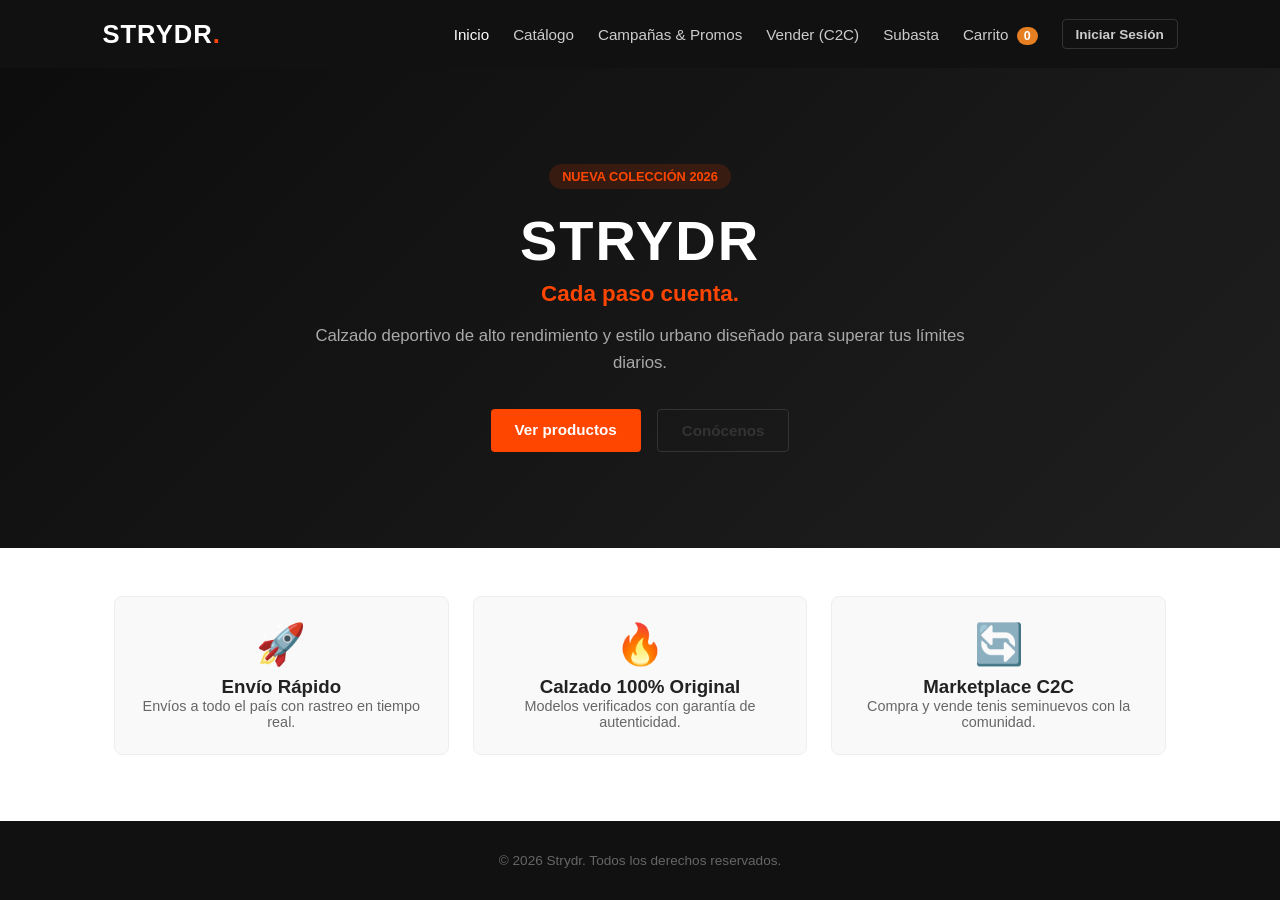
<file: index.html>
<!DOCTYPE html>
<html lang="es">

<head>
    <meta charset="UTF-8">
    <meta name="viewport" content="width=device-width, initial-scale=1.0">
    <title>Strydr | Cada paso cuenta</title>
    <link rel="stylesheet" href="assets/css/styles.css">
</head>

<body>

    <header class="navbar">
        <div class="logo">STRYDR<span>.</span></div>
        <nav class="nav-links">
            <a href="index.html" class="active">Inicio</a>
            <a href="catalogo.html">Catálogo</a>
            <a href="campana.html">Campañas & Promos</a>
            <a href="publicar.html">Vender (C2C)</a>
            <a href="subasta.html">Subasta</a>
            <a href="carrito.html">Carrito <span class="cart-badge" id="cartCount">0</span></a>
            <a href="perfil.html" id="profileNavLink" class="btn-secondary"
                style="padding: 0.4rem 0.8rem; font-size: 0.85rem;">Mi Perfil</a>
            <a href="admin.html" id="adminNavLink" style="font-size: 0.85rem; opacity: 0.8; display: none;">Admin</a>
        </nav>
    </header>

    <main>
        <section class="hero">
            <div class="hero-content">
                <span class="badge">NUEVA COLECCIÓN 2026</span>
                <h1>STRYDR</h1>
                <p class="tagline">Cada paso cuenta.</p>
                <p class="description">Calzado deportivo de alto rendimiento y estilo urbano diseñado para superar tus
                    límites diarios.</p>
                <div class="hero-actions">
                    <a href="catalogo.html" class="btn-primary">Ver productos</a>
                    <a href="nosotros.html" class="btn-secondary">Conócenos</a>
                </div>
            </div>
        </section>

        <!-- SECCIÓN DE BENEFICIOS / CARACTERÍSTICAS -->
        <section class="container" style="margin-top: 3rem; margin-bottom: 3rem;">
            <div style="display: grid; grid-template-columns: repeat(auto-fit, minmax(240px, 1fr)); gap: 1.5rem;">
                <div
                    style="background: #f9f9f9; padding: 1.5rem; border-radius: 8px; text-align: center; border: 1px solid #eee;">
                    <div style="font-size: 2.5rem; margin-bottom: 0.5rem;">🚀</div>
                    <h3>Envío Rápido</h3>
                    <p style="color: #666; font-size: 0.9rem;">Envíos a todo el país con rastreo en tiempo real.</p>
                </div>
                <div
                    style="background: #f9f9f9; padding: 1.5rem; border-radius: 8px; text-align: center; border: 1px solid #eee;">
                    <div style="font-size: 2.5rem; margin-bottom: 0.5rem;">🔥</div>
                    <h3>Calzado 100% Original</h3>
                    <p style="color: #666; font-size: 0.9rem;">Modelos verificados con garantía de autenticidad.</p>
                </div>
                <div
                    style="background: #f9f9f9; padding: 1.5rem; border-radius: 8px; text-align: center; border: 1px solid #eee;">
                    <div style="font-size: 2.5rem; margin-bottom: 0.5rem;">🔄</div>
                    <h3>Marketplace C2C</h3>
                    <p style="color: #666; font-size: 0.9rem;">Compra y vende tenis seminuevos con la comunidad.</p>
                </div>
            </div>
        </section>
    </main>

    <footer class="footer">
        <div class="footer-bottom">
            <p>&copy; 2026 Strydr. Todos los derechos reservados.</p>
        </div>
    </footer>

    <script>
        document.addEventListener('DOMContentLoaded', () => {
            // Sincronización dinámica del contador del carrito en el Inicio
            const cart = JSON.parse(localStorage.getItem('strydr_cart')) || [];
            const totalItems = cart.reduce((sum, item) => sum + item.quantity, 0);
            const badge = document.getElementById('cartCount');
            if (badge) badge.textContent = totalItems;

            // Control dinámico para mostrar Admin solo a administradores
            const session = JSON.parse(localStorage.getItem('strydr_session'));
            const adminLink = document.getElementById('adminNavLink');
            const profileLink = document.getElementById('profileNavLink');

            if (session && session.isLoggedIn) {
                if (session.role === 'Admin' && adminLink) {
                    adminLink.style.display = 'inline-block';
                }
            } else {
                if (profileLink) {
                    profileLink.textContent = "Iniciar Sesión";
                    profileLink.href = "login.html";
                }
            }
        });
    </script>

</body>

</html>
</file>
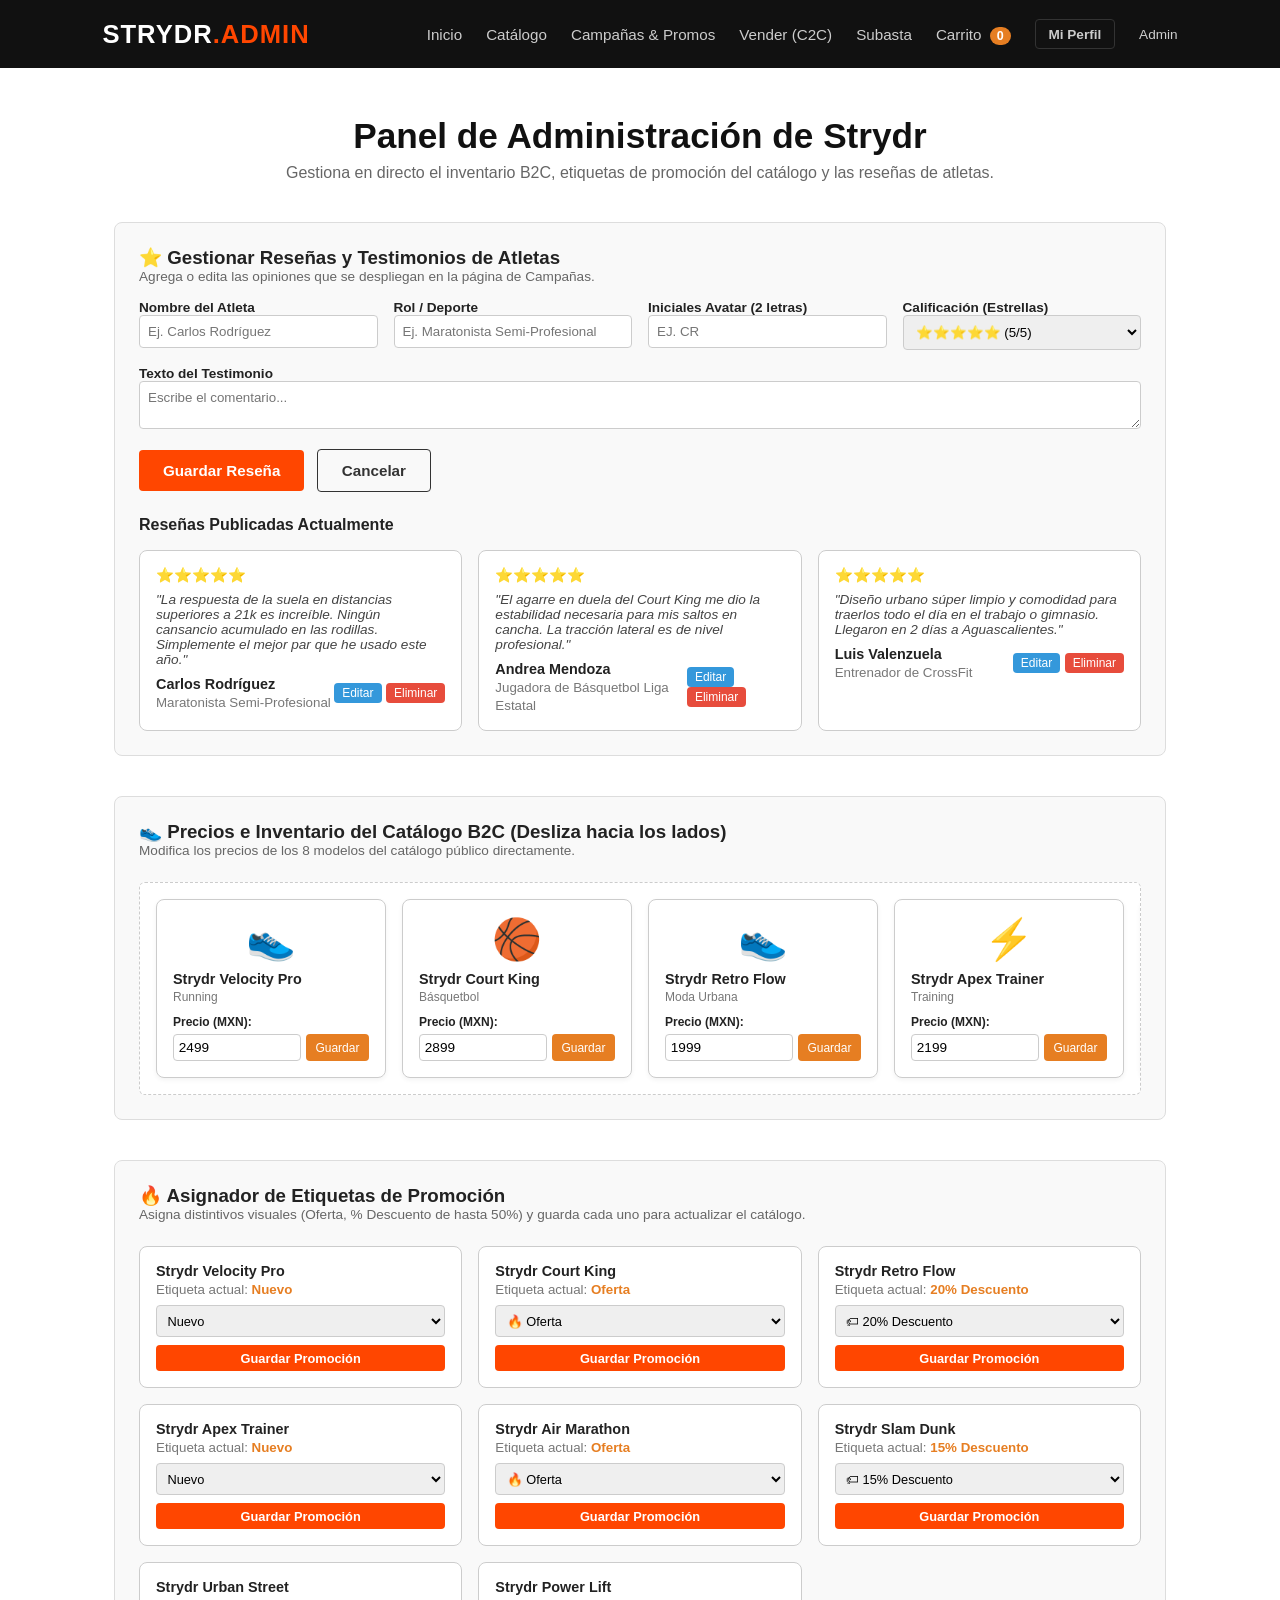
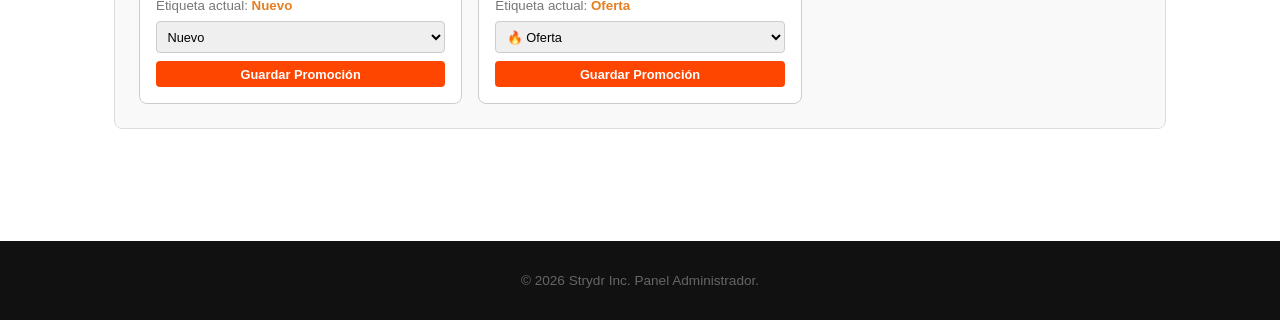
<file: admin.html>
<!DOCTYPE html>
<html lang="es">

<head>
    <meta charset="UTF-8">
    <meta name="viewport" content="width=device-width, initial-scale=1.0">
    <title>Strydr | Panel Administrador</title>
    <link rel="stylesheet" href="assets/css/styles.css">
</head>

<body>

    <header class="navbar">
        <div class="logo">STRYDR<span>.ADMIN</span></div>
        <nav class="nav-links">
            <a href="index.html">Inicio</a>
            <a href="catalogo.html">Catálogo</a>
            <a href="campana.html">Campañas & Promos</a>
            <a href="publicar.html">Vender (C2C)</a>
            <a href="subasta.html">Subasta</a>
            <a href="carrito.html">Carrito <span class="cart-badge" id="cartCount">0</span></a>
            <a href="perfil.html" class="btn-secondary" style="padding: 0.4rem 0.8rem; font-size: 0.85rem;">Mi
                Perfil</a>
            <a href="admin.html" class="active" style="font-size: 0.85rem; opacity: 0.8;">Admin</a>
        </nav>
    </header>

    <main class="container" style="padding-bottom: 4rem;">
        <section class="page-header">
            <h2>Panel de Administración de Strydr</h2>
            <p class="subtitle">Gestiona en directo el inventario B2C, etiquetas de promoción del catálogo y las reseñas
                de atletas.</p>
        </section>

        <section
            style="background: #f9f9f9; padding: 1.5rem; border-radius: 8px; margin-bottom: 2.5rem; border: 1px solid #ddd;">
            <h3 id="tFormTitle">⭐ Gestionar Reseñas y Testimonios de Atletas</h3>
            <p style="color: #666; font-size: 0.85rem; margin-bottom: 1rem;">Agrega o edita las opiniones que se
                despliegan en la página de Campañas.</p>

            <form id="testimonialForm" novalidate
                style="display: grid; grid-template-columns: repeat(auto-fit, minmax(200px, 1fr)); gap: 1rem; margin-bottom: 1.5rem;">
                <input type="hidden" id="tEditIndex" value="-1">
                <div>
                    <label style="display: block; font-size: 0.85rem; font-weight: bold;">Nombre del Atleta</label>
                    <input type="text" id="tName" placeholder="Ej. Carlos Rodríguez"
                        style="width: 100%; padding: 0.5rem; border: 1px solid #ccc; border-radius: 4px;">
                </div>
                <div>
                    <label style="display: block; font-size: 0.85rem; font-weight: bold;">Rol / Deporte</label>
                    <input type="text" id="tRole" placeholder="Ej. Maratonista Semi-Profesional"
                        style="width: 100%; padding: 0.5rem; border: 1px solid #ccc; border-radius: 4px;">
                </div>
                <div>
                    <label style="display: block; font-size: 0.85rem; font-weight: bold;">Iniciales Avatar (2
                        letras)</label>
                    <input type="text" id="tInitials" placeholder="Ej. CR" maxlength="2"
                        style="width: 100%; padding: 0.5rem; border: 1px solid #ccc; border-radius: 4px; text-transform: uppercase;">
                </div>
                <div>
                    <label style="display: block; font-size: 0.85rem; font-weight: bold;">Calificación
                        (Estrellas)</label>
                    <select id="tStars"
                        style="width: 100%; padding: 0.5rem; border: 1px solid #ccc; border-radius: 4px;">
                        <option value="⭐⭐⭐⭐⭐">⭐⭐⭐⭐⭐ (5/5)</option>
                        <option value="⭐⭐⭐⭐">⭐⭐⭐⭐ (4/5)</option>
                        <option value="⭐⭐⭐">⭐⭐⭐ (3/5)</option>
                        <option value="⭐⭐">⭐⭐ (2/5)</option>
                        <option value="⭐">⭐ (1/5)</option>
                    </select>
                </div>
                <div style="grid-column: 1 / -1;">
                    <label style="display: block; font-size: 0.85rem; font-weight: bold;">Texto del Testimonio</label>
                    <textarea id="tText" rows="2" placeholder="Escribe el comentario..."
                        style="width: 100%; padding: 0.5rem; border: 1px solid #ccc; border-radius: 4px;"></textarea>
                </div>
                <div style="grid-column: 1 / -1;">
                    <button type="submit" id="tSubmitBtn" class="btn-primary" style="cursor: pointer;">Guardar
                        Reseña</button>
                    <button type="button" onclick="resetTestimonialForm()" class="btn-secondary"
                        style="cursor: pointer; margin-left: 0.5rem;">Cancelar</button>
                </div>
            </form>

            <h4>Reseñas Publicadas Actualmente</h4>
            <div id="adminTestimonialsList"
                style="display: grid; grid-template-columns: repeat(auto-fit, minmax(260px, 1fr)); gap: 1rem; margin-top: 1rem;">
            </div>
        </section>


        <section
            style="background: #f9f9f9; padding: 1.5rem; border-radius: 8px; margin-bottom: 2.5rem; border: 1px solid #ddd;">
            <h3>👟 Precios e Inventario del Catálogo B2C (Desliza hacia los lados)</h3>
            <p style="color: #666; font-size: 0.85rem; margin-bottom: 1.5rem;">Modifica los precios de los 8 modelos del
                catálogo público directamente.</p>

            <div
                style="overflow-x: auto; padding-bottom: 0.75rem; border: 1px dashed #ccc; background: #fff; padding: 1rem; border-radius: 6px;">
                <div id="adminInventoryList" style="display: flex; gap: 1rem; width: max-content;">

                </div>
            </div>
        </section>


        <section style="background: #f9f9f9; padding: 1.5rem; border-radius: 8px; border: 1px solid #ddd;">
            <h3>🔥 Asignador de Etiquetas de Promoción</h3>
            <p style="color: #666; font-size: 0.85rem; margin-bottom: 1.5rem;">Asigna distintivos visuales (Oferta, %
                Descuento de hasta 50%) y guarda cada uno para actualizar el catálogo.</p>

            <div id="adminPromosList"
                style="display: grid; grid-template-columns: repeat(auto-fill, minmax(260px, 1fr)); gap: 1rem;">

            </div>
        </section>
    </main>

    <footer class="footer">
        <p>&copy; 2026 Strydr Inc. Panel Administrador.</p>
    </footer>

    <script>

        const defaultTestimonials = [
            { id: 1, name: "Carlos Rodríguez", role: "Maratonista Semi-Profesional", initials: "CR", color: "#e67e22", stars: "⭐⭐⭐⭐⭐", text: "La respuesta de la suela en distancias superiores a 21k es increíble. Ningún cansancio acumulado en las rodillas. Simplemente el mejor par que he usado este año." },
            { id: 2, name: "Andrea Mendoza", role: "Jugadora de Básquetbol Liga Estatal", initials: "AM", color: "#2980b9", stars: "⭐⭐⭐⭐⭐", text: "El agarre en duela del Court King me dio la estabilidad necesaria para mis saltos en cancha. La tracción lateral es de nivel profesional." },
            { id: 3, name: "Luis Valenzuela", role: "Entrenador de CrossFit", initials: "LV", color: "#27ae60", stars: "⭐⭐⭐⭐⭐", text: "Diseño urbano súper limpio y comodidad para traerlos todo el día en el trabajo o gimnasio. Llegaron en 2 días a Aguascalientes." }
        ];

        function getTestimonials() {
            return JSON.parse(localStorage.getItem('strydr_testimonials')) || defaultTestimonials;
        }

        function renderAdminTestimonials() {
            const list = getTestimonials();
            const container = document.getElementById('adminTestimonialsList');

            container.innerHTML = list.map((t, index) => `
                <div style="background: white; border: 1px solid #ccc; padding: 1rem; border-radius: 8px;">
                    <div style="color: #f39c12; font-size: 0.9rem;">${t.stars}</div>
                    <p style="font-size: 0.85rem; font-style: italic; margin: 0.5rem 0; color: #444;">"${t.text}"</p>
                    <div style="display: flex; justify-content: space-between; align-items: center; margin-top: 0.5rem;">
                        <div>
                            <strong style="font-size: 0.9rem;">${t.name}</strong><br>
                            <small style="color: #777;">${t.role}</small>
                        </div>
                        <div>
                            <button onclick="editTestimonial(${index})" style="background: #3498db; color: white; border: none; padding: 3px 8px; border-radius: 4px; cursor: pointer; font-size: 0.75rem;">Editar</button>
                            <button onclick="deleteTestimonial(${index})" style="background: #e74c3c; color: white; border: none; padding: 3px 8px; border-radius: 4px; cursor: pointer; font-size: 0.75rem;">Eliminar</button>
                        </div>
                    </div>
                </div>
            `).join('');
        }

        document.getElementById('testimonialForm').addEventListener('submit', (e) => {
            e.preventDefault();
            const editIdx = parseInt(document.getElementById('tEditIndex').value);
            const name = document.getElementById('tName').value.trim() || 'Atleta Anónimo';
            const role = document.getElementById('tRole').value.trim() || 'Atleta Strydr';
            const initials = (document.getElementById('tInitials').value.trim() || name.substring(0, 2)).toUpperCase();
            const stars = document.getElementById('tStars').value;
            const text = document.getElementById('tText').value.trim() || 'Excelente calzado deportivo.';

            let list = getTestimonials();

            if (editIdx >= 0) {
                list[editIdx] = { ...list[editIdx], name, role, initials, stars, text };
            } else {
                const colors = ["#e67e22", "#2980b9", "#27ae60", "#8e44ad", "#d35400"];
                const color = colors[Math.floor(Math.random() * colors.length)];
                list.unshift({ id: Date.now(), name, role, initials, color, stars, text });
            }

            localStorage.setItem('strydr_testimonials', JSON.stringify(list));
            resetTestimonialForm();
            renderAdminTestimonials();
        });

        function editTestimonial(index) {
            const list = getTestimonials();
            const t = list[index];

            document.getElementById('tEditIndex').value = index;
            document.getElementById('tName').value = t.name;
            document.getElementById('tRole').value = t.role;
            document.getElementById('tInitials').value = t.initials;
            document.getElementById('tStars').value = t.stars;
            document.getElementById('tText').value = t.text;

            document.getElementById('tFormTitle').textContent = "✏️ Editar Reseña de Atleta";
            document.getElementById('tSubmitBtn').textContent = "Actualizar Reseña";
        }

        function deleteTestimonial(index) {
            if (confirm('¿Deseas eliminar esta reseña de la página?')) {
                let list = getTestimonials();
                list.splice(index, 1);
                localStorage.setItem('strydr_testimonials', JSON.stringify(list));
                renderAdminTestimonials();
            }
        }

        function resetTestimonialForm() {
            document.getElementById('testimonialForm').reset();
            document.getElementById('tEditIndex').value = "-1";
            document.getElementById('tFormTitle').textContent = "⭐ Gestionar Reseñas y Testimonios de Atletas";
            document.getElementById('tSubmitBtn').textContent = "Guardar Reseña";
        }


        const defaultCatalogProducts = [
            { id: 1, name: 'Strydr Velocity Pro', category: 'Running', price: 2499, emoji: '👟', defaultTag: 'Nuevo' },
            { id: 2, name: 'Strydr Court King', category: 'Básquetbol', price: 2899, emoji: '🏀', defaultTag: 'Oferta' },
            { id: 3, name: 'Strydr Retro Flow', category: 'Moda Urbana', price: 1999, emoji: '👟', defaultTag: '20% Descuento' },
            { id: 4, name: 'Strydr Apex Trainer', category: 'Training', price: 2199, emoji: '⚡', defaultTag: 'Nuevo' },
            { id: 5, name: 'Strydr Air Marathon', category: 'Running', price: 3100, emoji: '🏃', defaultTag: 'Oferta' },
            { id: 6, name: 'Strydr Slam Dunk', category: 'Básquetbol', price: 2650, emoji: '🏀', defaultTag: '15% Descuento' },
            { id: 7, name: 'Strydr Urban Street', category: 'Moda Urbana', price: 1799, emoji: '👟', defaultTag: 'Nuevo' },
            { id: 8, name: 'Strydr Power Lift', category: 'Training', price: 2350, emoji: '🏋️', defaultTag: 'Oferta' }
        ];

        function renderAdminInventory() {
            const container = document.getElementById('adminInventoryList');
            let inventory = JSON.parse(localStorage.getItem('strydr_inventory'));
            if (!inventory || inventory.length < 8) {
                inventory = defaultCatalogProducts;
                localStorage.setItem('strydr_inventory', JSON.stringify(inventory));
            }

            container.innerHTML = inventory.map((p) => {
                const emojiToDisplay = p.emoji || (defaultCatalogProducts.find(item => item.id === p.id)?.emoji || '👟');

                return `
                    <div style="background: white; border: 1px solid #ccc; padding: 1rem; border-radius: 8px; width: 230px; flex-shrink: 0; box-shadow: 0 2px 5px rgba(0,0,0,0.05);">
                        <div style="font-size: 2.5rem; text-align: center;">${emojiToDisplay}</div>
                        <strong style="display: block; margin: 0.5rem 0 0.2rem 0; font-size: 0.9rem; white-space: nowrap; overflow: hidden; text-overflow: ellipsis;">${p.name}</strong>
                        <small style="color: #777; display: block; margin-bottom: 0.5rem; font-size: 0.75rem;">${p.category || 'Deportivo'}</small>
                        <label style="font-size: 0.75rem; font-weight: bold;">Precio (MXN):</label>
                        <div style="display: flex; gap: 0.3rem; margin-top: 0.25rem;">
                            <input type="number" id="priceInput-${p.id}" value="${p.price}" style="width: 100%; padding: 0.3rem; border: 1px solid #ccc; border-radius: 4px; font-size: 0.85rem;">
                            <button onclick="updatePrice(${p.id})" style="background: #e67e22; color: white; border: none; padding: 0.3rem 0.6rem; border-radius: 4px; cursor: pointer; font-size: 0.75rem;">Guardar</button>
                        </div>
                    </div>
                `;
            }).join('');
        }

        function updatePrice(id) {
            const newPrice = parseFloat(document.getElementById(`priceInput-${id}`).value);
            let inventory = JSON.parse(localStorage.getItem('strydr_inventory')) || defaultCatalogProducts;

            const index = inventory.findIndex(item => item.id === id);
            if (index !== -1 && newPrice > 0) {
                inventory[index].price = newPrice;
                localStorage.setItem('strydr_inventory', JSON.stringify(inventory));
                alert(`¡Precio actualizado a $${newPrice.toLocaleString()} MXN con éxito!`);
            }
        }

        function renderAdminPromos() {
            const container = document.getElementById('adminPromosList');
            const customPromos = JSON.parse(localStorage.getItem('strydr_promos')) || {};

            container.innerHTML = defaultCatalogProducts.map(p => {
                const currentTag = customPromos[p.id] !== undefined ? customPromos[p.id] : p.defaultTag;
                return `
                    <div style="background: white; border: 1px solid #ccc; padding: 1rem; border-radius: 8px;">
                        <strong style="display: block; font-size: 0.9rem; margin-bottom: 0.2rem;">${p.name}</strong>
                        <small style="color: #777; display: block; margin-bottom: 0.5rem;">Etiqueta actual: <span style="font-weight: bold; color: #e67e22;">${currentTag}</span></small>
                        
                        <select id="promoSelect-${p.id}" style="width: 100%; padding: 0.4rem; border: 1px solid #ccc; border-radius: 4px; margin-bottom: 0.5rem; font-size: 0.8rem;">
                            <option value="Nuevo" ${currentTag === 'Nuevo' ? 'selected' : ''}>Nuevo</option>
                            <option value="Oferta" ${currentTag === 'Oferta' ? 'selected' : ''}>🔥 Oferta</option>
                            <option value="15% Descuento" ${currentTag === '15% Descuento' ? 'selected' : ''}>🏷 15% Descuento</option>
                            <option value="20% Descuento" ${currentTag === '20% Descuento' ? 'selected' : ''}>🏷 20% Descuento</option>
                            <option value="30% Descuento" ${currentTag === '30% Descuento' ? 'selected' : ''}>🏷 30% Descuento</option>
                            <option value="40% Descuento" ${currentTag === '40% Descuento' ? 'selected' : ''}>🏷 40% Descuento</option>
                            <option value="50% Descuento" ${currentTag === '50% Descuento' ? 'selected' : ''}>🏷 50% Descuento</option>
                            <option value="none" ${currentTag === 'none' ? 'selected' : ''}>Sin etiqueta</option>
                        </select>
                        
                        <button onclick="updatePromoTag(${p.id})" class="btn-primary" style="width: 100%; padding: 0.35rem; font-size: 0.8rem; cursor: pointer;">Guardar Promoción</button>
                    </div>
                `;
            }).join('');
        }

        function updatePromoTag(id) {
            const selectElement = document.getElementById(`promoSelect-${id}`);
            const tag = selectElement.value;

            let customPromos = JSON.parse(localStorage.getItem('strydr_promos')) || {};
            customPromos[id] = tag;
            localStorage.setItem('strydr_promos', JSON.stringify(customPromos));

            alert(`¡Promoción guardada con éxito para este modelo! Se reflejará en el catálogo.`);
            renderAdminPromos();
        }

        document.addEventListener('DOMContentLoaded', () => {
            const currentInv = JSON.parse(localStorage.getItem('strydr_inventory'));
            if (!currentInv || currentInv.length < 8) {
                localStorage.setItem('strydr_inventory', JSON.stringify(defaultCatalogProducts));
            }

            renderAdminTestimonials();
            renderAdminInventory();
            renderAdminPromos();

            const cart = JSON.parse(localStorage.getItem('strydr_cart')) || [];
            const totalItems = cart.reduce((sum, item) => sum + item.quantity, 0);
            const badge = document.getElementById('cartCount');
            if (badge) badge.textContent = totalItems;

            const session = JSON.parse(localStorage.getItem('strydr_session'));
            const adminLink = document.getElementById('adminNavLink');
            const profileLink = document.getElementById('profileNavLink');

            if (session && session.isLoggedIn && session.role === 'Admin') {
                if (adminLink) adminLink.style.display = 'inline-block';
            } else {
                if (adminLink) adminLink.style.display = 'none';
                if (!session || !session.isLoggedIn) {
                    if (profileLink) {
                        profileLink.textContent = "Iniciar Sesión";
                        profileLink.href = "login.html";
                    }
                }
            }
        });
    </script>
</body>

</html>
</file>
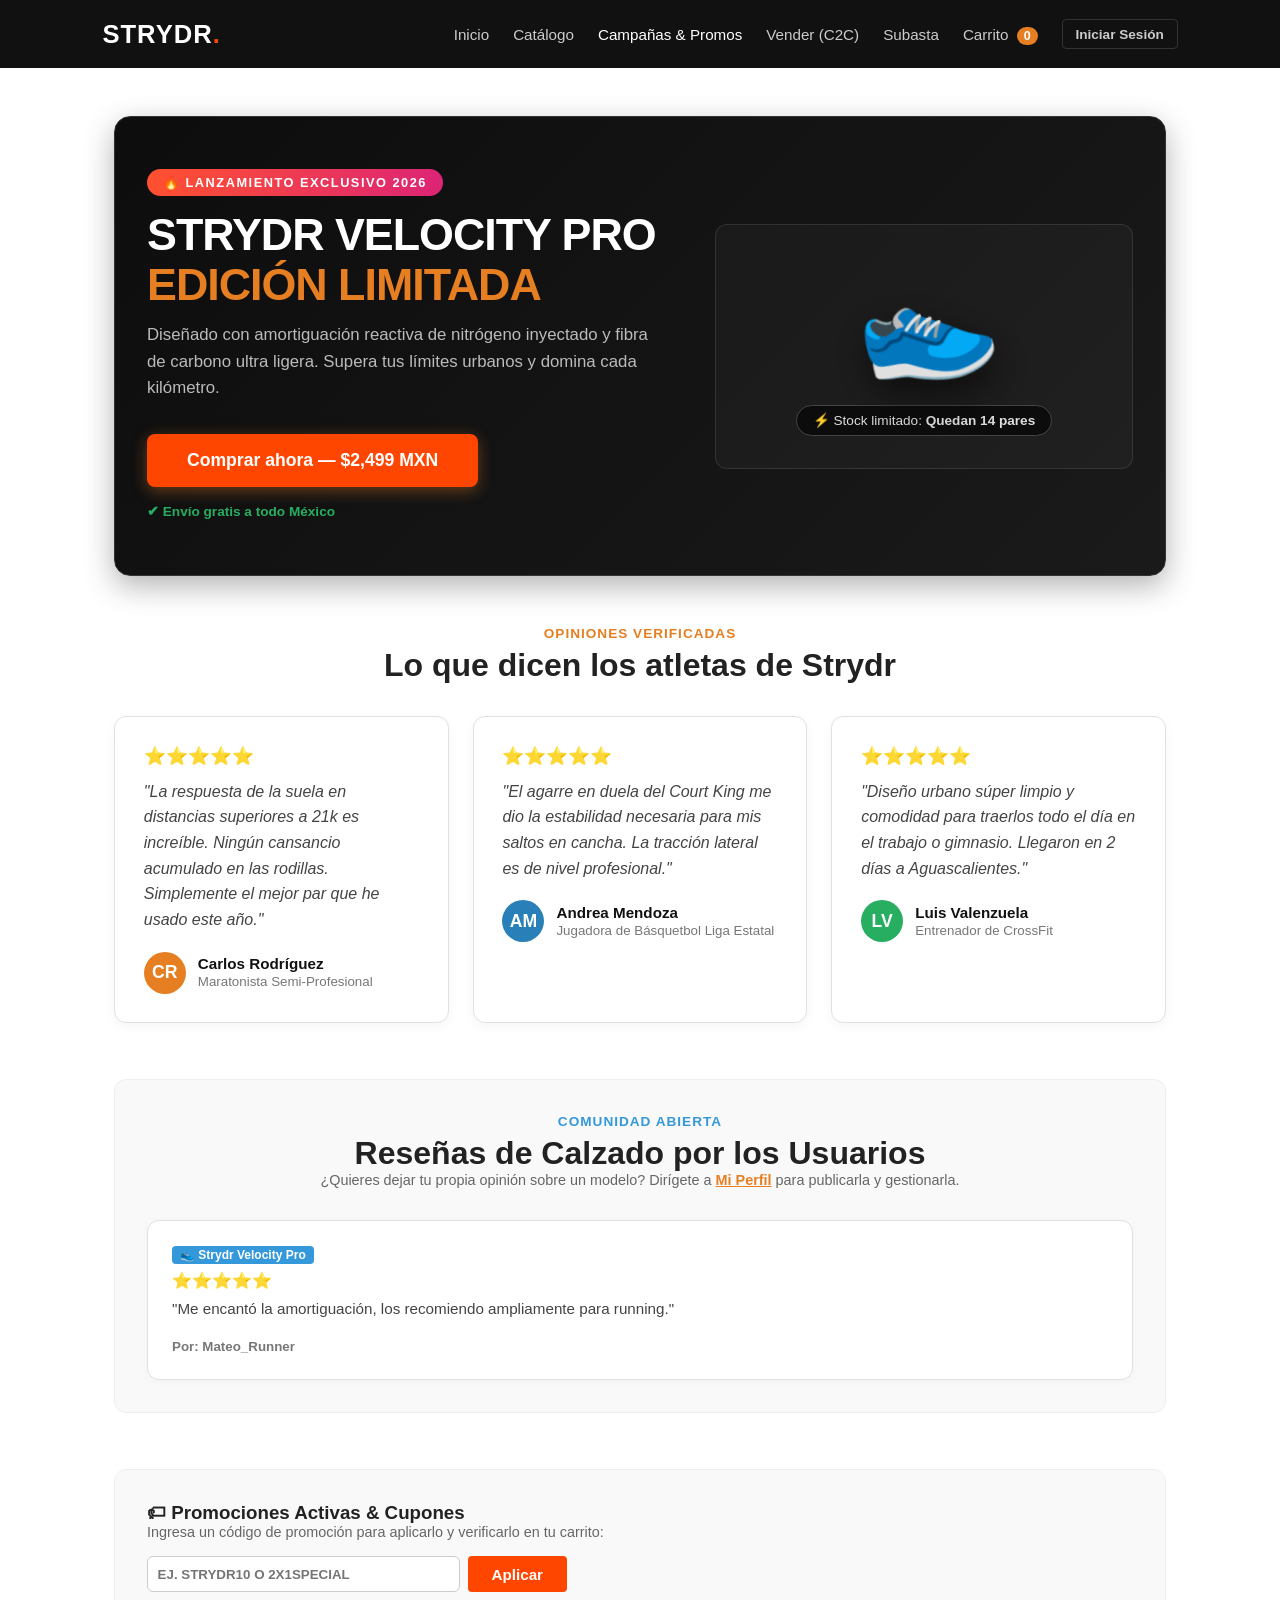
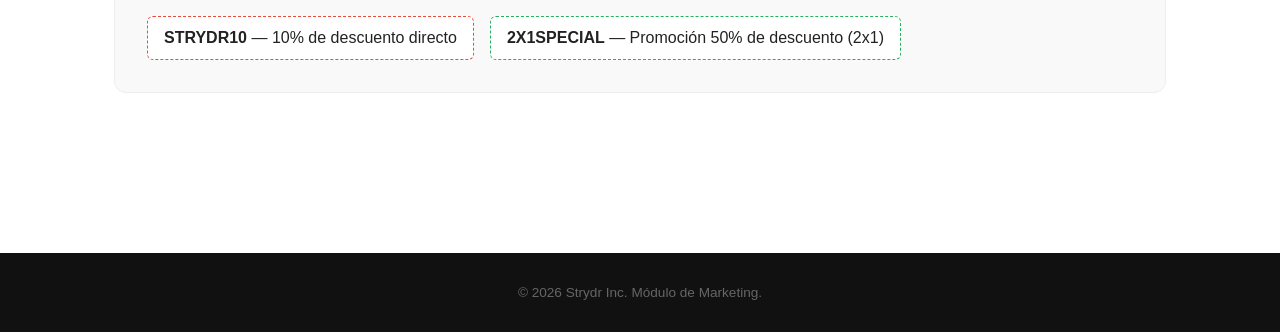
<file: campana.html>
<!DOCTYPE html>
<html lang="es">

<head>
    <meta charset="UTF-8">
    <meta name="viewport" content="width=device-width, initial-scale=1.0">
    <title>Strydr | Campaña & Comunidad</title>
    <link rel="stylesheet" href="assets/css/styles.css">
</head>

<body>

    <header class="navbar">
        <div class="logo">STRYDR<span>.</span></div>
        <nav class="nav-links">
            <a href="index.html">Inicio</a>
            <a href="catalogo.html">Catálogo</a>
            <a href="campana.html" class="active">Campañas & Promos</a>
            <a href="publicar.html">Vender (C2C)</a>
            <a href="subasta.html">Subasta</a>
            <a href="carrito.html">Carrito <span class="cart-badge" id="cartCount">0</span></a>
            <a href="perfil.html" id="profileNavLink" class="btn-secondary"
                style="padding: 0.4rem 0.8rem; font-size: 0.85rem;">Mi Perfil</a>
            <a href="admin.html" id="adminNavLink" style="font-size: 0.85rem; opacity: 0.8; display: none;">Admin</a>
        </nav>
    </header>

    <main class="container">
        <!-- ESCAPARATE DE MARKETING / LANDING DE CAMPAÑA -->
        <section
            style="background: linear-gradient(135deg, #0d0d0d 0%, #1a1a1a 100%); color: white; border-radius: 16px; padding: 3.5rem 2rem; margin-bottom: 3rem; box-shadow: 0 10px 30px rgba(0,0,0,0.3); border: 1px solid #333;">
            <div style="display: flex; gap: 2.5rem; align-items: center; flex-wrap: wrap;">

                <div style="flex: 1.2; min-width: 300px;">
                    <span
                        style="background: linear-gradient(90deg, #ff512f, #dd2476); color: white; padding: 6px 16px; border-radius: 30px; font-weight: 800; font-size: 0.8rem; letter-spacing: 1.5px; text-transform: uppercase;">
                        🔥 LANZAMIENTO EXCLUSIVO 2026
                    </span>

                    <h1
                        style="font-size: 2.8rem; line-height: 1.1; margin: 1.2rem 0 0.8rem 0; font-weight: 900; letter-spacing: -1px; text-transform: uppercase;">
                        Strydr Velocity Pro <br><span style="color: #e67e22;">Edición Limitada</span>
                    </h1>

                    <p
                        style="color: #bbb; font-size: 1.05rem; line-height: 1.6; margin-bottom: 2rem; max-width: 520px;">
                        Diseñado con amortiguación reactiva de nitrógeno inyectado y fibra de carbono ultra ligera.
                        Supera tus límites urbanos y domina cada kilómetro.
                    </p>

                    <div style="display: flex; gap: 1rem; align-items: center; flex-wrap: wrap;">
                        <a href="producto-detalle.html?id=1" class="btn-primary"
                            style="padding: 1rem 2.5rem; font-size: 1.1rem; font-weight: bold; border-radius: 8px; text-decoration: none; box-shadow: 0 4px 15px rgba(230, 126, 34, 0.4);">
                            Comprar ahora — $2,499 MXN
                        </a>
                        <span style="color: #27ae60; font-size: 0.85rem; font-weight: bold;">✔ Envío gratis a todo
                            México</span>
                    </div>
                </div>

                <div
                    style="flex: 0.8; min-width: 260px; text-align: center; background: rgba(255,255,255,0.03); border: 1px solid rgba(255,255,255,0.1); border-radius: 12px; padding: 2rem;">
                    <div
                        style="font-size: 7rem; transform: rotate(-15deg); filter: drop-shadow(0 15px 20px rgba(0,0,0,0.6)); margin-bottom: 1rem;">
                        👟
                    </div>
                    <div
                        style="display: inline-block; background: rgba(0,0,0,0.6); padding: 0.4rem 1rem; border-radius: 20px; border: 1px solid #444; font-size: 0.85rem; color: #ddd;">
                        ⚡ Stock limitado: <strong> Quedan 14 pares</strong>
                    </div>
                </div>

            </div>
        </section>

        <!-- SECCIÓN 1: RESEÑAS OFICIALES (ADMIN) -->
        <section style="margin-bottom: 3.5rem;">
            <div style="text-align: center; margin-bottom: 2rem;">
                <span
                    style="color: #e67e22; font-weight: bold; text-transform: uppercase; font-size: 0.85rem; letter-spacing: 1px;">Opiniones
                    Verificadas</span>
                <h2 style="font-size: 2rem; margin-top: 0.3rem;">Lo que dicen los atletas de Strydr</h2>
            </div>

            <div id="testimonialsContainer"
                style="display: grid; grid-template-columns: repeat(auto-fit, minmax(280px, 1fr)); gap: 1.5rem;"></div>
        </section>

        <!-- SECCIÓN 2: RESEÑAS DE CALZADO DEJADAS POR LOS USUARIOS (DESDE EL PERFIL) -->
        <section
            style="margin-bottom: 3.5rem; background: #f9f9f9; padding: 2rem; border-radius: 12px; border: 1px solid #eee;">
            <div style="text-align: center; margin-bottom: 2rem;">
                <span
                    style="color: #3498db; font-weight: bold; text-transform: uppercase; font-size: 0.85rem; letter-spacing: 1px;">Comunidad
                    Abierta</span>
                <h2 style="font-size: 2rem; margin-top: 0.3rem;">Reseñas de Calzado por los Usuarios</h2>
                <p style="color: #666; font-size: 0.9rem;">¿Quieres dejar tu propia opinión sobre un modelo? Dirígete a
                    <a href="perfil.html" style="color: #e67e22; font-weight: bold;">Mi Perfil</a> para publicarla y
                    gestionarla.</p>
            </div>

            <div id="userReviewsContainer"
                style="display: grid; grid-template-columns: repeat(auto-fit, minmax(280px, 1fr)); gap: 1.5rem;"></div>
        </section>

        <!-- MÓDULO DE CUPONES DE DESCUENTO -->
        <section
            style="background: #f9f9f9; border: 1px solid #eee; padding: 2rem; border-radius: 12px; margin-bottom: 3rem;">
            <h3>🏷 Promociones Activas & Cupones</h3>
            <p style="color: #666; font-size: 0.9rem; margin-bottom: 1rem;">Ingresa un código de promoción para
                aplicarlo y verificarlo en tu carrito:</p>

            <form id="couponForm" novalidate style="display: flex; gap: 0.5rem; max-width: 420px;">
                <input type="text" id="couponCode" placeholder="Ej. STRYDR10 o 2X1SPECIAL"
                    style="flex: 1; padding: 0.6rem; border: 1px solid #ccc; border-radius: 6px; text-transform: uppercase; font-weight: bold;">
                <button type="submit" class="btn-primary"
                    style="cursor: pointer; padding: 0.6rem 1.5rem;">Aplicar</button>
            </form>

            <div style="display: flex; gap: 1rem; margin-top: 1.5rem; flex-wrap: wrap;">
                <div style="background: #fff; border: 1px dashed #e74c3c; padding: 0.75rem 1rem; border-radius: 6px;">
                    <strong>STRYDR10</strong> — 10% de descuento directo
                </div>
                <div style="background: #fff; border: 1px dashed #27ae60; padding: 0.75rem 1rem; border-radius: 6px;">
                    <strong>2X1SPECIAL</strong> — Promoción 50% de descuento (2x1)
                </div>
            </div>
        </section>
    </main>

    <footer class="footer" style="margin-top: 4rem;">
        <p>&copy; 2026 Strydr Inc. Módulo de Marketing.</p>
    </footer>

    <script>
        // Carga de Testimonios del Admin
        const defaultTestimonials = [
            { id: 1, name: "Carlos Rodríguez", role: "Maratonista Semi-Profesional", initials: "CR", color: "#e67e22", stars: "⭐⭐⭐⭐⭐", text: "La respuesta de la suela en distancias superiores a 21k es increíble. Ningún cansancio acumulado en las rodillas. Simplemente el mejor par que he usado este año." },
            { id: 2, name: "Andrea Mendoza", role: "Jugadora de Básquetbol Liga Estatal", initials: "AM", color: "#2980b9", stars: "⭐⭐⭐⭐⭐", text: "El agarre en duela del Court King me dio la estabilidad necesaria para mis saltos en cancha. La tracción lateral es de nivel profesional." },
            { id: 3, name: "Luis Valenzuela", role: "Entrenador de CrossFit", initials: "LV", color: "#27ae60", stars: "⭐⭐⭐⭐⭐", text: "Diseño urbano súper limpio y comodidad para traerlos todo el día en el trabajo o gimnasio. Llegaron en 2 días a Aguascalientes." }
        ];

        function loadTestimonials() {
            const testimonials = JSON.parse(localStorage.getItem('strydr_testimonials')) || defaultTestimonials;
            const container = document.getElementById('testimonialsContainer');

            container.innerHTML = testimonials.map(t => `
                <div style="background: #ffffff; border: 1px solid #e1e1e1; padding: 1.8rem; border-radius: 12px; box-shadow: 0 4px 12px rgba(0,0,0,0.04);">
                    <div style="color: #f39c12; font-size: 1.1rem; margin-bottom: 0.75rem;">${t.stars}</div>
                    <p style="font-style: italic; color: #444; line-height: 1.6; margin-bottom: 1.2rem;">
                        "${t.text}"
                    </p>
                    <div style="display: flex; align-items: center; gap: 0.75rem;">
                        <div style="width: 42px; height: 42px; background: ${t.color || '#e67e22'}; color: white; border-radius: 50%; display: flex; align-items: center; justify-content: center; font-weight: bold; font-size: 1.1rem;">${t.initials || 'AT'}</div>
                        <div>
                            <strong style="display: block; color: #111; font-size: 0.95rem;">${t.name}</strong>
                            <small style="color: #777;">${t.role}</small>
                        </div>
                    </div>
                </div>
            `).join('');
        }

        // Carga de Reseñas de Calzado dejadas por los Usuarios
        function loadUserReviewsPublic() {
            const defaultUserReviews = [
                { id: 1, model: "Strydr Velocity Pro", user: "Mateo_Runner", stars: "⭐⭐⭐⭐⭐", text: "Me encantó la amortiguación, los recomiendo ampliamente para running." }
            ];

            const reviews = JSON.parse(localStorage.getItem('strydr_user_reviews')) || defaultUserReviews;
            const container = document.getElementById('userReviewsContainer');

            if (reviews.length === 0) {
                container.innerHTML = `<p style="color: #666; text-align: center; grid-column: 1 / -1;">Aún no hay reseñas de calzado publicadas por la comunidad.</p>`;
                return;
            }

            container.innerHTML = reviews.map(r => `
                <div style="background: #ffffff; border: 1px solid #e1e1e1; padding: 1.5rem; border-radius: 12px; box-shadow: 0 2px 8px rgba(0,0,0,0.03);">
                    <span style="background: #3498db; color: white; padding: 2px 8px; border-radius: 4px; font-size: 0.75rem; font-weight: bold;">👟 ${r.model}</span>
                    <div style="color: #f39c12; font-size: 1rem; margin-top: 0.5rem;">${r.stars}</div>
                    <p style="color: #444; line-height: 1.5; margin: 0.5rem 0 1rem 0; font-size: 0.95rem;">"${r.text}"</p>
                    <small style="color: #777; font-weight: bold;">Por: ${r.user}</small>
                </div>
            `).join('');
        }

        document.getElementById('couponForm').addEventListener('submit', (e) => {
            e.preventDefault();
            const codeInput = document.getElementById('couponCode');
            const code = codeInput.value.trim().toUpperCase() || 'STRYDR10';

            let pct = 10;
            if (code === '2X1SPECIAL') pct = 50;
            else if (code === 'STRYDR10') pct = 10;
            else pct = 15;

            localStorage.setItem('strydr_discount', pct);
            localStorage.setItem('strydr_discount_code', code);

            window.location.href = 'carrito.html';
        });

        document.addEventListener('DOMContentLoaded', () => {
            loadTestimonials();
            loadUserReviewsPublic();

            const cart = JSON.parse(localStorage.getItem('strydr_cart')) || [];
            const totalItems = cart.reduce((sum, item) => sum + item.quantity, 0);
            const badge = document.getElementById('cartCount');
            if (badge) badge.textContent = totalItems;

            const session = JSON.parse(localStorage.getItem('strydr_session'));
            const adminLink = document.getElementById('adminNavLink');
            const profileLink = document.getElementById('profileNavLink');

            if (session && session.isLoggedIn && session.role === 'Admin') {
                if (adminLink) adminLink.style.display = 'inline-block';
            } else {
                if (adminLink) adminLink.style.display = 'none';
                if (!session || !session.isLoggedIn) {
                    if (profileLink) {
                        profileLink.textContent = "Iniciar Sesión";
                        profileLink.href = "login.html";
                    }
                }
            }
        });
    </script>
</body>

</html>
</file>
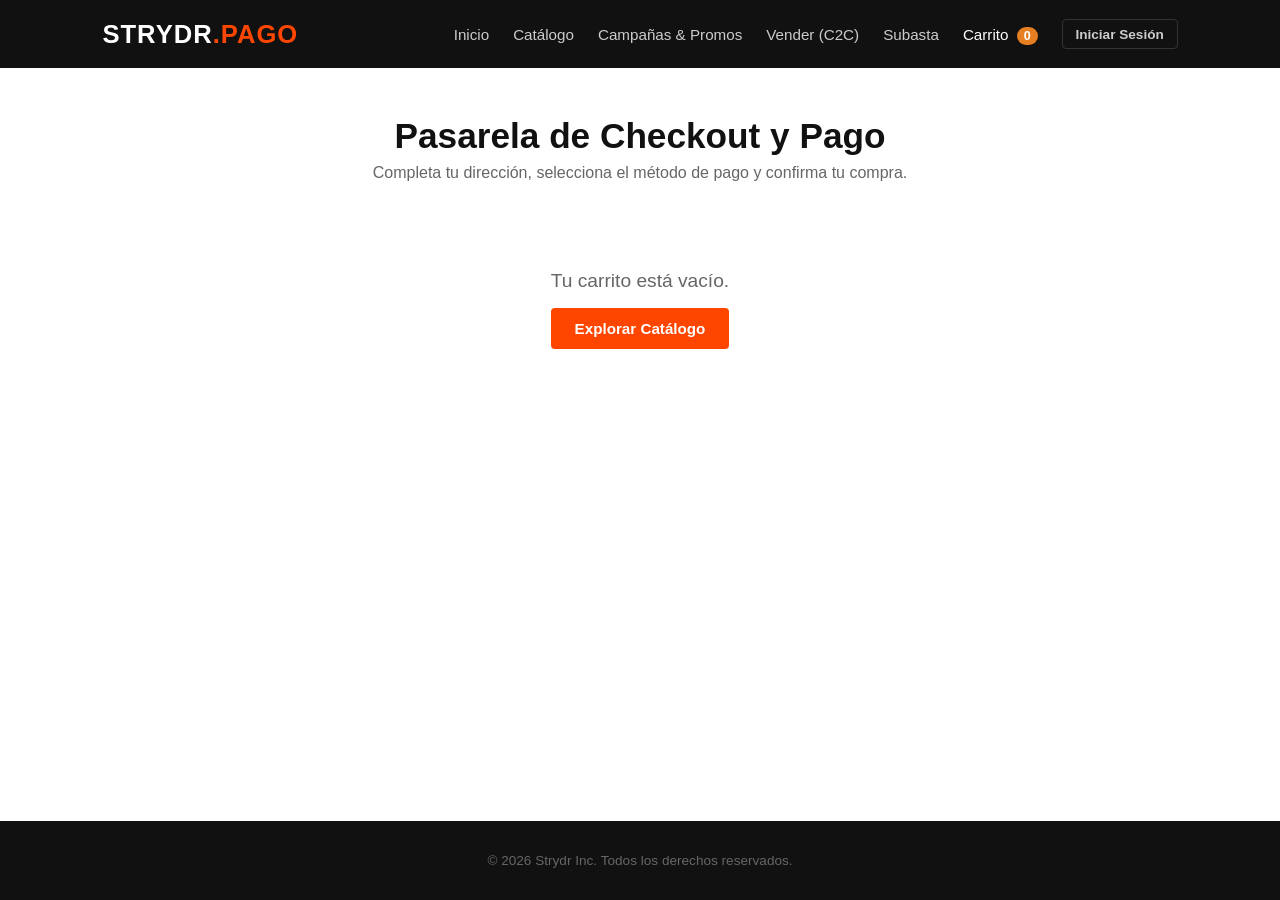
<file: carrito.html>
<!DOCTYPE html>
<html lang="es">

<head>
    <meta charset="UTF-8">
    <meta name="viewport" content="width=device-width, initial-scale=1.0">
    <title>Strydr | Checkout y Pago</title>
    <link rel="stylesheet" href="assets/css/styles.css">
</head>

<body>

    <header class="navbar">
        <div class="logo">STRYDR<span>.PAGO</span></div>
        <nav class="nav-links">
            <a href="index.html">Inicio</a>
            <a href="catalogo.html">Catálogo</a>
            <a href="campana.html">Campañas & Promos</a>
            <a href="publicar.html">Vender (C2C)</a>
            <a href="subasta.html">Subasta</a>
            <a href="carrito.html" class="active">Carrito <span class="cart-badge" id="cartCount">0</span></a>
            <a href="perfil.html" id="profileNavLink" class="btn-secondary"
                style="padding: 0.4rem 0.8rem; font-size: 0.85rem;">Mi Perfil</a>
            <a href="admin.html" id="adminNavLink" style="font-size: 0.85rem; opacity: 0.8; display: none;">Admin</a>
        </nav>
    </header>

    <main class="container" style="padding-bottom: 4rem;">
        <section class="page-header">
            <h2>Pasarela de Checkout y Pago</h2>
            <p class="subtitle">Completa tu dirección, selecciona el método de pago y confirma tu compra.</p>
        </section>

        <!-- CONTENEDOR PRINCIPAL -->
        <div id="checkoutContainer"></div>
    </main>

    <footer class="footer">
        <p>&copy; 2026 Strydr Inc. Todos los derechos reservados.</p>
    </footer>

    <script>
        function renderCheckout() {
            const cart = JSON.parse(localStorage.getItem('strydr_cart')) || [];
            const container = document.getElementById('checkoutContainer');
            const cartCountBadge = document.getElementById('cartCount');

            const totalItems = cart.reduce((sum, item) => sum + item.quantity, 0);
            if (cartCountBadge) cartCountBadge.textContent = totalItems;

            if (cart.length === 0) {
                container.innerHTML = `
                    <div style="text-align: center; padding: 3rem 1rem;">
                        <p style="font-size: 1.2rem; color: #666;">Tu carrito está vacío.</p>
                        <a href="catalogo.html" class="btn-primary" style="display: inline-block; margin-top: 1rem; text-decoration: none;">Explorar Catálogo</a>
                    </div>
                `;
                return;
            }

            let subtotal = 0;
            let rowsHtml = cart.map((item, index) => {
                const itemSubtotal = item.price * item.quantity;
                subtotal += itemSubtotal;
                return `
                    <tr style="border-bottom: 1px solid #eee;">
                        <td style="padding: 0.75rem;"><strong>${item.name}</strong><br><small style="color:#777;">${item.category || 'Deportivo'}</small></td>
                        <td style="padding: 0.75rem;">$${item.price.toLocaleString()} MXN</td>
                        <td style="padding: 0.75rem;">
                            <input type="number" value="${item.quantity}" min="1" max="10" onchange="updateQuantity(${index}, this.value)" style="width: 55px; padding: 0.3rem; border: 1px solid #ccc; border-radius: 4px;">
                        </td>
                        <td style="padding: 0.75rem;">$${itemSubtotal.toLocaleString()} MXN</td>
                        <td style="padding: 0.75rem;">
                            <button onclick="removeItem(${index})" style="background:none; border:none; color:#e74c3c; cursor:pointer; font-weight:bold;">Eliminar</button>
                        </td>
                    </tr>
                `;
            }).join('');

            const savedDiscountPct = parseFloat(localStorage.getItem('strydr_discount')) || 0;
            const discountAmount = (subtotal * savedDiscountPct) / 100;
            const finalTotal = Math.max(0, subtotal - discountAmount);

            container.innerHTML = `
                <div style="overflow-x: auto; margin-bottom: 0.75rem;">
                    <table style="width: 100%; border-collapse: collapse; background: white; border-radius: 8px; border: 1px solid #eee;">
                        <thead>
                            <tr style="background: #fafafa; border-bottom: 2px solid #ddd; text-align: left;">
                                <th style="padding: 0.75rem;">Producto</th>
                                <th style="padding: 0.75rem;">Precio</th>
                                <th style="padding: 0.75rem;">Cantidad</th>
                                <th style="padding: 0.75rem;">Subtotal</th>
                                <th style="padding: 0.75rem;">Acción</th>
                            </tr>
                        </thead>
                        <tbody>${rowsHtml}</tbody>
                    </table>
                </div>

                <div style="text-align: right; margin-bottom: 1.5rem;">
                    <button onclick="clearFullCart()" style="background: transparent; border: 1px solid #e74c3c; color: #e74c3c; padding: 0.4rem 1rem; border-radius: 6px; cursor: pointer; font-size: 0.85rem;">🗑️ Vaciar Carrito</button>
                </div>

                <div style="display: flex; gap: 2rem; flex-wrap: wrap; align-items: flex-start;">
                    
                    <!-- PASO 1: DIRECCIÓN Y PASO 2: MÉTODO DE PAGO -->
                    <div style="flex: 1; min-width: 320px; display: flex; flex-direction: column; gap: 1.5rem;">
                        
                        <!-- PASO 1: DIRECCIÓN -->
                        <div style="background: #f9f9f9; padding: 1.5rem; border-radius: 8px; border: 1px solid #ddd;">
                            <h3>📍 Paso 1: Dirección de Envío</h3>
                            <div style="display: grid; grid-template-columns: 1fr 1fr; gap: 0.75rem; margin-top: 1rem;">
                                <div style="grid-column: 1 / -1;">
                                    <label style="font-size:0.8rem; font-weight:bold;">Nombre Completo del Cliente</label>
                                    <input type="text" id="shippingName" placeholder="Ej. Brayan Camarillo" style="width:100%; padding:0.4rem; border:1px solid #ccc; border-radius:4px;">
                                </div>
                                <div style="grid-column: 1 / -1;">
                                    <label style="font-size:0.8rem; font-weight:bold;">Calle y Número</label>
                                    <input type="text" id="shippingStreet" placeholder="Ej. Av. Adolfo López Mateos #120" style="width:100%; padding:0.4rem; border:1px solid #ccc; border-radius:4px;">
                                </div>
                                <div>
                                    <label style="font-size:0.8rem; font-weight:bold;">Ciudad</label>
                                    <input type="text" id="shippingCity" placeholder="Ej. Aguascalientes" style="width:100%; padding:0.4rem; border:1px solid #ccc; border-radius:4px;">
                                </div>
                                <div>
                                    <label style="font-size:0.8rem; font-weight:bold;">Código Postal</label>
                                    <input type="text" id="shippingCp" placeholder="Ej. 20000" style="width:100%; padding:0.4rem; border:1px solid #ccc; border-radius:4px;">
                                </div>
                            </div>
                        </div>

                        <!-- PASO 2: MÉTODO DE PAGO -->
                        <div style="background: #f9f9f9; padding: 1.5rem; border-radius: 8px; border: 1px solid #ddd;">
                            <h3>💳 Paso 2: Método de Pago</h3>
                            <div style="margin: 1rem 0; display: flex; gap: 1rem; flex-wrap: wrap;">
                                <label style="cursor: pointer;"><input type="radio" name="paymentMethod" value="Tarjeta" checked onclick="togglePaymentFields('card')"> Tarjeta</label>
                                <label style="cursor: pointer;"><input type="radio" name="paymentMethod" value="Transferencia" onclick="togglePaymentFields('transfer')"> Transferencia</label>
                                <label style="cursor: pointer;"><input type="radio" name="paymentMethod" value="E-wallet" onclick="togglePaymentFields('ewallet')"> E-wallet (Saldo)</label>
                            </div>
                            <div id="paymentFormFields" style="background: white; padding: 1rem; border-radius: 6px; border: 1px solid #ccc;"></div>
                        </div>

                    </div>

                    <!-- RESUMEN Y BOTÓN PAGAR (PASO 3) -->
                    <div style="background: #f9f9f9; padding: 1.5rem; border-radius: 8px; width: 340px; border: 1px solid #ddd;">
                        <h3>Resumen del Pedido</h3>
                        <div style="margin: 1rem 0; font-size: 0.95rem; line-height: 1.8;">
                            <div style="display: flex; justify-content: space-between;"><span>Subtotal:</span><strong>$${subtotal.toLocaleString()} MXN</strong></div>
                            <div style="display: flex; justify-content: space-between; color: #27ae60;"><span>Descuento (${savedDiscountPct}%):</span><strong>-$${discountAmount.toLocaleString()} MXN</strong></div>
                            <hr style="margin: 0.5rem 0; border: none; border-top: 1px solid #ddd;">
                            <div style="display: flex; justify-content: space-between; font-size: 1.25rem; color: #e67e22;"><span>Total a pagar:</span><strong>$${finalTotal.toLocaleString()} MXN</strong></div>
                        </div>
                        <button onclick="processCheckout(${finalTotal})" class="btn-primary" style="width: 100%; cursor: pointer; padding: 0.75rem; font-size: 1rem; font-weight: bold;">Pagar / Confirmar Compra</button>
                    </div>

                </div>
            `;
            togglePaymentFields('card');
        }

        function togglePaymentFields(type) {
            const fields = document.getElementById('paymentFormFields');
            if (type === 'card') {
                fields.innerHTML = `
                    <div style="margin-bottom: 0.75rem;">
                        <label style="font-size:0.8rem; font-weight:bold;">Tipo de Tarjeta</label>
                        <select id="cardType" style="width:100%; padding:0.4rem; border:1px solid #ccc; border-radius:4px;">
                            <option value="Débito">Tarjeta de Débito</option>
                            <option value="Crédito">Tarjeta de Crédito</option>
                        </select>
                    </div>
                    <div style="margin-bottom: 0.75rem;">
                        <label style="font-size:0.8rem; font-weight:bold;">Nombre en la Tarjeta</label>
                        <input type="text" id="cardName" placeholder="Ej. Brayan Camarillo" style="width:100%; padding:0.4rem; border:1px solid #ccc; border-radius:4px;">
                    </div>
                    <div style="margin-bottom: 0.75rem;">
                        <label style="font-size:0.8rem; font-weight:bold;">Número de Tarjeta</label>
                        <input type="text" id="cardNum" placeholder="4532 1234 5678 8921" maxlength="19" style="width:100%; padding:0.4rem; border:1px solid #ccc; border-radius:4px;">
                    </div>
                    <div style="display:flex; gap:0.5rem;">
                        <div>
                            <label style="font-size:0.8rem; font-weight:bold;">Exp.</label>
                            <input type="text" id="cardExp" placeholder="MM/AA" maxlength="5" style="width:100%; padding:0.4rem; border:1px solid #ccc; border-radius:4px;">
                        </div>
                        <div>
                            <label style="font-size:0.8rem; font-weight:bold;">CVV</label>
                            <input type="password" id="cardCvv" placeholder="123" maxlength="4" style="width:100%; padding:0.4rem; border:1px solid #ccc; border-radius:4px;">
                        </div>
                    </div>
                `;
            } else if (type === 'transfer') {
                fields.innerHTML = `
                    <p style="font-size: 0.85rem; color: #555; margin:0;">
                        <strong>CLABE Interbancaria:</strong> 012345678901234567<br>
                        <strong>Banco:</strong> Strydr Bank<br>
                        Validación automática al confirmar.
                    </p>
                `;
            } else {
                fields.innerHTML = `
                    <p style="font-size: 0.85rem; color: #555; margin:0;">
                        <strong>Saldo E-wallet:</strong> $15,400.00 MXN<br>
                        Se descontará de inmediato de tu saldo simulado.
                    </p>
                `;
            }
        }

        function processCheckout(totalPaid) {
            const cart = JSON.parse(localStorage.getItem('strydr_cart')) || [];
            if (cart.length === 0) return;

            const session = JSON.parse(localStorage.getItem('strydr_session'));
            const defaultName = session && session.name ? session.name : 'Brayan Camarillo';

            // Toma lo que escribió el usuario o asigna valores por defecto para nunca detener el flujo
            const name = document.getElementById('shippingName').value.trim() || defaultName;
            const street = document.getElementById('shippingStreet').value.trim() || 'Av. Adolfo López Mateos #120';
            const city = document.getElementById('shippingCity').value.trim() || 'Aguascalientes';
            const cp = document.getElementById('shippingCp').value.trim() || '20000';

            const selectedMethod = document.querySelector('input[name="paymentMethod"]:checked').value;
            let cardDetail = '';
            if (selectedMethod === 'Tarjeta') {
                const cType = document.getElementById('cardType').value;
                cardDetail = ` (${cType})`;
            }

            const ticketId = 'STRYDR-FAC-' + Math.floor(100000 + Math.random() * 900000);
            const now = new Date().toLocaleString();

            const newTicket = {
                id: ticketId,
                date: now,
                customer: { name, street, city, cp },
                items: cart,
                total: totalPaid,
                method: selectedMethod + cardDetail,
                status: 'Aprobado ✔'
            };

            let userPurchases = JSON.parse(localStorage.getItem('strydr_purchases')) || [];
            userPurchases.unshift(newTicket);
            localStorage.setItem('strydr_purchases', JSON.stringify(userPurchases));

            localStorage.removeItem('strydr_cart');
            localStorage.removeItem('strydr_discount');

            const badge = document.getElementById('cartCount');
            if (badge) badge.textContent = '0';

            renderTicketScreen(newTicket);
        }

        function renderTicketScreen(ticket) {
            const container = document.getElementById('checkoutContainer');

            let itemsHtml = ticket.items.map(i => `
                <div style="display:flex; justify-content:space-between; margin-bottom:0.5rem; font-size:0.9rem;">
                    <span>${i.quantity}x ${i.name}</span>
                    <span>$${(i.price * i.quantity).toLocaleString()} MXN</span>
                </div>
            `).join('');

            container.innerHTML = `
                <div style="max-width: 650px; margin: 0 auto; background: white; border: 2px solid #333; padding: 2.5rem; border-radius: 12px; box-shadow: 0 10px 25px rgba(0,0,0,0.1);">
                    <div style="text-align: center; border-bottom: 2px dashed #ccc; padding-bottom: 1.5rem; margin-bottom: 1.5rem;">
                        <span style="background: #27ae60; color: white; padding: 4px 12px; border-radius: 20px; font-size: 0.8rem; font-weight: bold; text-transform: uppercase;">Pago Aprobado ✔</span>
                        <h2 style="margin:0.5rem 0 0 0; font-size:1.8rem;">STRYDR INC.</h2>
                        <p style="margin:0.2rem 0; color:#666; font-size:0.85rem;">Factura / Comprobante Electrónico</p>
                        <strong style="color: #e67e22; font-size: 1.1rem; display:block; margin-top:0.5rem;">Folio: ${ticket.id}</strong>
                    </div>

                    <div style="display:flex; justify-content:space-between; margin-bottom: 1.5rem; font-size: 0.9rem; color: #444; flex-wrap:wrap; gap:1rem;">
                        <div>
                            <p style="margin:0.2rem 0;"><strong>Cliente:</strong> ${ticket.customer.name}</p>
                            <p style="margin:0.2rem 0;"><strong>Dirección:</strong> ${ticket.customer.street}, ${ticket.customer.city} (C.P. ${ticket.customer.cp})</p>
                        </div>
                        <div>
                            <p style="margin:0.2rem 0;"><strong>Fecha:</strong> ${ticket.date}</p>
                            <p style="margin:0.2rem 0;"><strong>Método:</strong> ${ticket.method}</p>
                        </div>
                    </div>

                    <div style="border-top: 1px solid #eee; border-bottom: 1px solid #eee; padding: 1rem 0; margin-bottom: 1.5rem;">
                        <h4 style="margin:0 0 0.5rem 0;">Detalle de Productos:</h4>
                        ${itemsHtml}
                    </div>

                    <div style="display:flex; justify-content:space-between; font-size:1.2rem; font-weight:bold; color:#e67e22; margin-bottom: 2rem;">
                        <span>Total Pagado:</span>
                        <span>$${ticket.total.toLocaleString()} MXN</span>
                    </div>

                    <div id="downloadNotice" style="display:none; background:#e8f8f5; color:#27ae60; padding:0.5rem; border-radius:4px; text-align:center; font-size:0.85rem; margin-bottom:1rem;">
                        ✔ PDF simulado guardado correctamente en el sistema.
                    </div>

                    <div style="display: flex; gap: 1rem; justify-content: center; flex-wrap: wrap;">
                        <button onclick="fakePdfDownload()" class="btn-primary" style="cursor: pointer; padding: 0.7rem 1.5rem; font-weight: bold;">📥 Descargar PDF (Simulado)</button>
                        <a href="perfil.html" class="btn-secondary" style="text-decoration:none; padding: 0.7rem 1.5rem; background:#7f8c8d; color:white; border-radius:6px; font-weight:bold; display:inline-block;">Ver en Mis Compras (Perfil)</a>
                    </div>
                </div>
            `;
            window.scrollTo({ top: 0, behavior: 'smooth' });
        }

        function fakePdfDownload() {
            const notice = document.getElementById('downloadNotice');
            notice.style.display = 'block';
            setTimeout(() => { notice.style.display = 'none'; }, 3000);
        }

        function updateQuantity(index, newQty) {
            let cart = JSON.parse(localStorage.getItem('strydr_cart')) || [];
            const parsedQty = parseInt(newQty);
            if (parsedQty > 0) {
                cart[index].quantity = parsedQty;
                localStorage.setItem('strydr_cart', JSON.stringify(cart));
                renderCheckout();
            }
        }

        function removeItem(index) {
            let cart = JSON.parse(localStorage.getItem('strydr_cart')) || [];
            cart.splice(index, 1);
            localStorage.setItem('strydr_cart', JSON.stringify(cart));
            renderCheckout();
        }

        function clearFullCart() {
            localStorage.removeItem('strydr_cart');
            localStorage.removeItem('strydr_discount');
            renderCheckout();
        }

        document.addEventListener('DOMContentLoaded', () => {
            renderCheckout();

            const session = JSON.parse(localStorage.getItem('strydr_session'));
            const adminLink = document.getElementById('adminNavLink');
            const profileLink = document.getElementById('profileNavLink');

            if (session && session.isLoggedIn && session.role === 'Admin') {
                if (adminLink) adminLink.style.display = 'inline-block';
            } else {
                if (adminLink) adminLink.style.display = 'none';
                if (!session || !session.isLoggedIn) {
                    if (profileLink) {
                        profileLink.textContent = "Iniciar Sesión";
                        profileLink.href = "login.html";
                    }
                }
            }
        });
    </script>
</body>

</html>
</file>
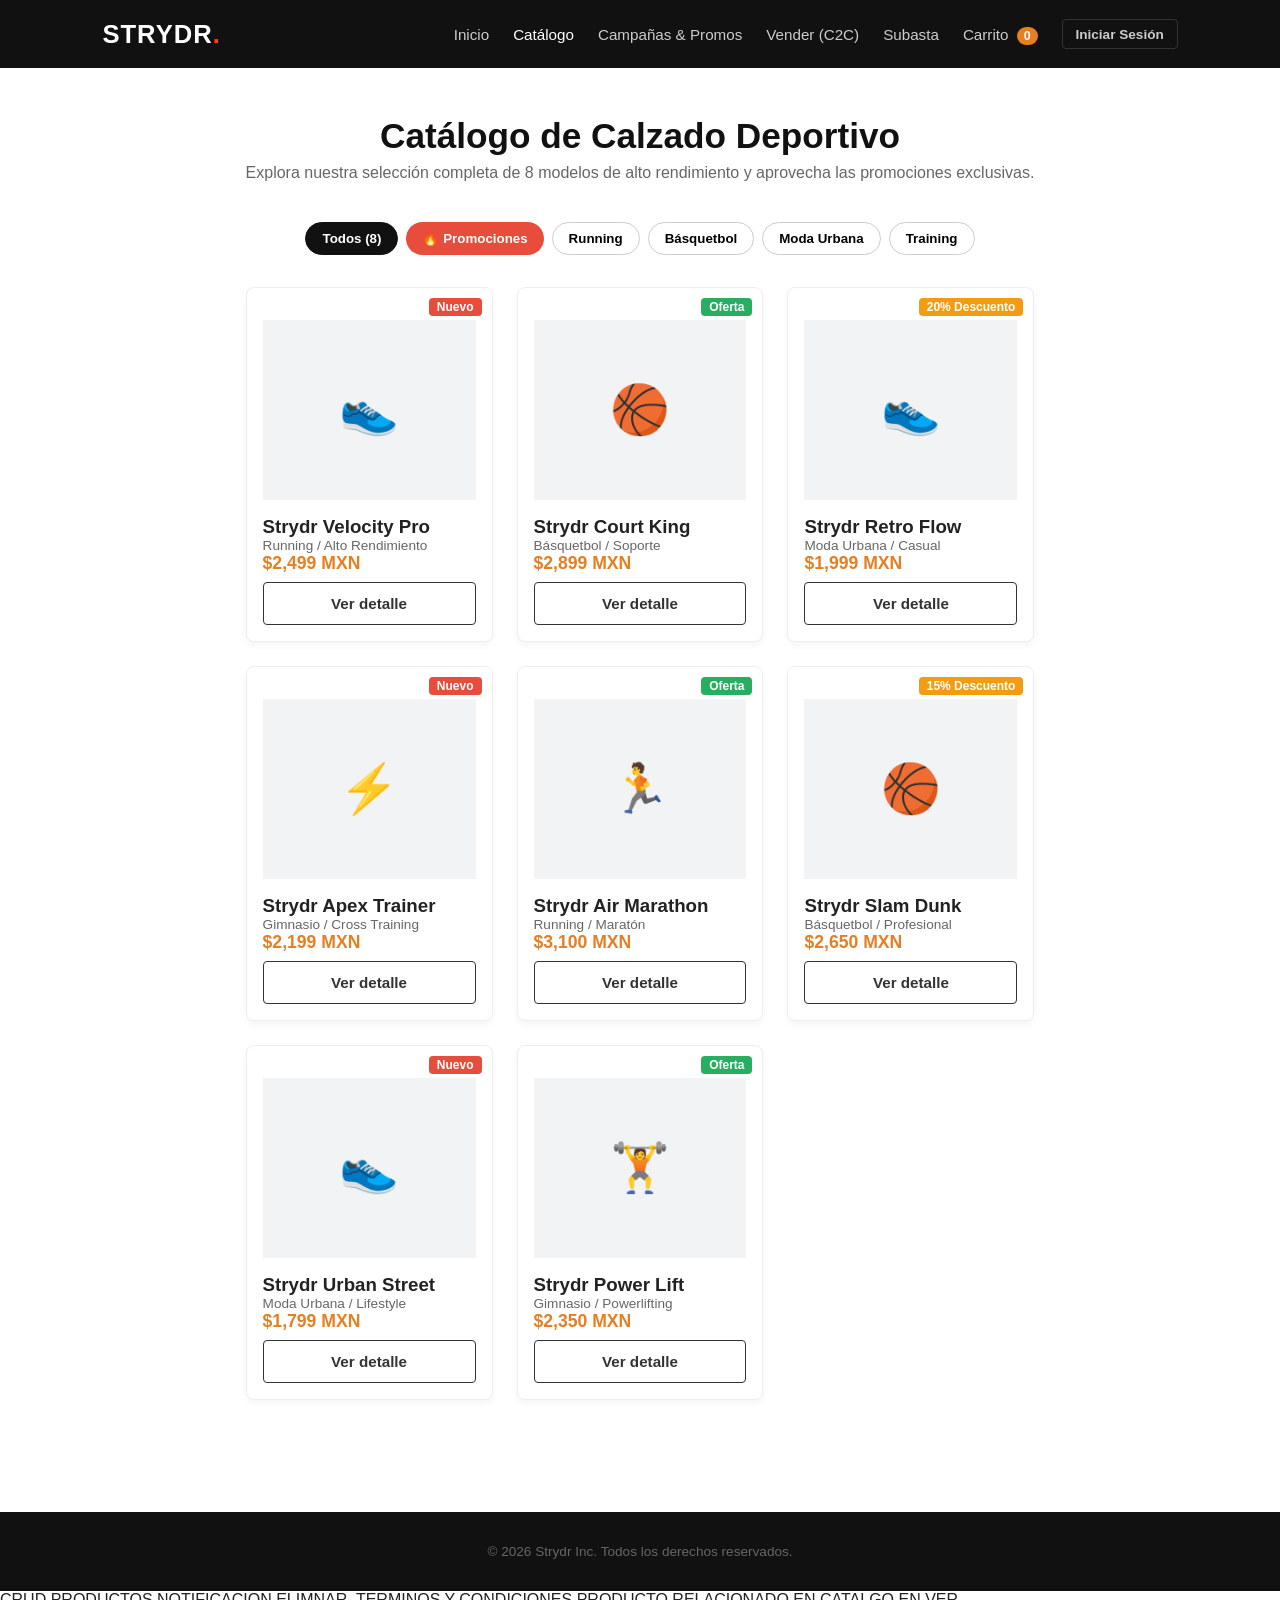
<file: catalogo.html>
<!DOCTYPE html>
<html lang="es">

<head>
    <meta charset="UTF-8">
    <meta name="viewport" content="width=device-width, initial-scale=1.0">
    <title>Strydr | Catálogo</title>
    <link rel="stylesheet" href="assets/css/styles.css">
</head>

<body>
    <header class="navbar">
        <div class="logo">STRYDR<span>.</span></div>
        <nav class="nav-links">
            <a href="index.html">Inicio</a>
            <a href="catalogo.html" class="active">Catálogo</a>
            <a href="campana.html">Campañas & Promos</a>
            <a href="publicar.html">Vender (C2C)</a>
            <a href="subasta.html">Subasta</a>
            <a href="carrito.html">Carrito <span class="cart-badge" id="cartCount">0</span></a>
            <a href="perfil.html" id="profileNavLink" class="btn-secondary"
                style="padding: 0.4rem 0.8rem; font-size: 0.85rem;">Mi Perfil</a>
            <a href="admin.html" id="adminNavLink" style="font-size: 0.85rem; opacity: 0.8; display: none;">Admin</a>
        </nav>
    </header>

    <main class="container" style="min-height: auto; padding-bottom: 4rem; overflow: visible;">
        <section class="page-header">
            <h2>Catálogo de Calzado Deportivo</h2>
            <p class="subtitle">Explora nuestra selección completa de 8 modelos de alto rendimiento y aprovecha las
                promociones exclusivas.</p>
        </section>

        <!-- Filtros Visuales por Categoría -->
        <div class="filter-container"
            style="display: flex; gap: 0.5rem; justify-content: center; flex-wrap: wrap; margin-bottom: 2rem;">
            <button class="btn-filter active" onclick="filterCategory('all', this)">Todos (8)</button>
            <button class="btn-filter" onclick="filterCategory('promo', this)"
                style="background: #e74c3c; color: white; border: none; font-weight: bold;">🔥 Promociones</button>
            <button class="btn-filter" onclick="filterCategory('running', this)">Running</button>
            <button class="btn-filter" onclick="filterCategory('basketball', this)">Básquetbol</button>
            <button class="btn-filter" onclick="filterCategory('urban', this)">Moda Urbana</button>
            <button class="btn-filter" onclick="filterCategory('training', this)">Training</button>
        </div>

        <!-- CUADRÍCULA ESTÁTICA Y COMPLETA CON LOS 8 PRODUCTOS DE TU PROYECTO -->
        <div class="product-grid"
            style="display: grid; grid-template-columns: repeat(auto-fill, minmax(220px, 1fr)); gap: 1.5rem;">

            <!-- Producto 1 -->
            <div class="product-card" data-id="1" data-category="running" data-promo="false"
                style="border: 1px solid #eee; border-radius: 8px; padding: 1rem; position: relative; background: white;">
                <span class="tag-badge"
                    style="position: absolute; top: 10px; right: 10px; background: #e74c3c; color: white; padding: 2px 8px; border-radius: 4px; font-size: 0.75rem; font-weight: bold;">Nuevo</span>
                <div class="product-thumb" style="font-size: 3rem; text-align: center; margin: 1rem 0;">👟</div>
                <h3>Strydr Velocity Pro</h3>
                <p style="color: #666; font-size: 0.85rem;">Running / Alto Rendimiento</p>
                <p style="font-weight: bold; font-size: 1.1rem; color: #e67e22;">$2,499 MXN</p>
                <a href="producto-detalle.html?id=1" class="btn-secondary w-full"
                    style="display: block; text-align: center; margin-top: 0.5rem; text-decoration: none;">Ver
                    detalle</a>
            </div>

            <!-- Producto 2 -->
            <div class="product-card" data-id="2" data-category="basketball" data-promo="true"
                style="border: 1px solid #eee; border-radius: 8px; padding: 1rem; position: relative; background: white;">
                <span class="tag-badge"
                    style="position: absolute; top: 10px; right: 10px; background: #27ae60; color: white; padding: 2px 8px; border-radius: 4px; font-size: 0.75rem; font-weight: bold;">Oferta</span>
                <div class="product-thumb" style="font-size: 3rem; text-align: center; margin: 1rem 0;">🏀</div>
                <h3>Strydr Court King</h3>
                <p style="color: #666; font-size: 0.85rem;">Básquetbol / Soporte</p>
                <p style="font-weight: bold; font-size: 1.1rem; color: #e67e22;">$2,899 MXN</p>
                <a href="producto-detalle.html?id=2" class="btn-secondary w-full"
                    style="display: block; text-align: center; margin-top: 0.5rem; text-decoration: none;">Ver
                    detalle</a>
            </div>

            <!-- Producto 3 -->
            <div class="product-card" data-id="3" data-category="urban" data-promo="true"
                style="border: 1px solid #eee; border-radius: 8px; padding: 1rem; position: relative; background: white;">
                <span class="tag-badge"
                    style="position: absolute; top: 10px; right: 10px; background: #f39c12; color: white; padding: 2px 8px; border-radius: 4px; font-size: 0.75rem; font-weight: bold;">20%
                    Descuento</span>
                <div class="product-thumb" style="font-size: 3rem; text-align: center; margin: 1rem 0;">👟</div>
                <h3>Strydr Retro Flow</h3>
                <p style="color: #666; font-size: 0.85rem;">Moda Urbana / Casual</p>
                <p style="font-weight: bold; font-size: 1.1rem; color: #e67e22;">$1,999 MXN</p>
                <a href="producto-detalle.html?id=3" class="btn-secondary w-full"
                    style="display: block; text-align: center; margin-top: 0.5rem; text-decoration: none;">Ver
                    detalle</a>
            </div>

            <!-- Producto 4 -->
            <div class="product-card" data-id="4" data-category="training" data-promo="false"
                style="border: 1px solid #eee; border-radius: 8px; padding: 1rem; position: relative; background: white;">
                <span class="tag-badge"
                    style="position: absolute; top: 10px; right: 10px; background: #e74c3c; color: white; padding: 2px 8px; border-radius: 4px; font-size: 0.75rem; font-weight: bold;">Nuevo</span>
                <div class="product-thumb" style="font-size: 3rem; text-align: center; margin: 1rem 0;">⚡</div>
                <h3>Strydr Apex Trainer</h3>
                <p style="color: #666; font-size: 0.85rem;">Gimnasio / Cross Training</p>
                <p style="font-weight: bold; font-size: 1.1rem; color: #e67e22;">$2,199 MXN</p>
                <a href="producto-detalle.html?id=4" class="btn-secondary w-full"
                    style="display: block; text-align: center; margin-top: 0.5rem; text-decoration: none;">Ver
                    detalle</a>
            </div>

            <!-- Producto 5 -->
            <div class="product-card" data-id="5" data-category="running" data-promo="true"
                style="border: 1px solid #eee; border-radius: 8px; padding: 1rem; position: relative; background: white;">
                <span class="tag-badge"
                    style="position: absolute; top: 10px; right: 10px; background: #27ae60; color: white; padding: 2px 8px; border-radius: 4px; font-size: 0.75rem; font-weight: bold;">Oferta</span>
                <div class="product-thumb" style="font-size: 3rem; text-align: center; margin: 1rem 0;">🏃</div>
                <h3>Strydr Air Marathon</h3>
                <p style="color: #666; font-size: 0.85rem;">Running / Maratón</p>
                <p style="font-weight: bold; font-size: 1.1rem; color: #e67e22;">$3,100 MXN</p>
                <a href="producto-detalle.html?id=5" class="btn-secondary w-full"
                    style="display: block; text-align: center; margin-top: 0.5rem; text-decoration: none;">Ver
                    detalle</a>
            </div>

            <!-- Producto 6 -->
            <div class="product-card" data-id="6" data-category="basketball" data-promo="true"
                style="border: 1px solid #eee; border-radius: 8px; padding: 1rem; position: relative; background: white;">
                <span class="tag-badge"
                    style="position: absolute; top: 10px; right: 10px; background: #f39c12; color: white; padding: 2px 8px; border-radius: 4px; font-size: 0.75rem; font-weight: bold;">15%
                    Descuento</span>
                <div class="product-thumb" style="font-size: 3rem; text-align: center; margin: 1rem 0;">🏀</div>
                <h3>Strydr Slam Dunk</h3>
                <p style="color: #666; font-size: 0.85rem;">Básquetbol / Profesional</p>
                <p style="font-weight: bold; font-size: 1.1rem; color: #e67e22;">$2,650 MXN</p>
                <a href="producto-detalle.html?id=6" class="btn-secondary w-full"
                    style="display: block; text-align: center; margin-top: 0.5rem; text-decoration: none;">Ver
                    detalle</a>
            </div>

            <!-- Producto 7 -->
            <div class="product-card" data-id="7" data-category="urban" data-promo="false"
                style="border: 1px solid #eee; border-radius: 8px; padding: 1rem; position: relative; background: white;">
                <span class="tag-badge"
                    style="position: absolute; top: 10px; right: 10px; background: #e74c3c; color: white; padding: 2px 8px; border-radius: 4px; font-size: 0.75rem; font-weight: bold;">Nuevo</span>
                <div class="product-thumb" style="font-size: 3rem; text-align: center; margin: 1rem 0;">👟</div>
                <h3>Strydr Urban Street</h3>
                <p style="color: #666; font-size: 0.85rem;">Moda Urbana / Lifestyle</p>
                <p style="font-weight: bold; font-size: 1.1rem; color: #e67e22;">$1,799 MXN</p>
                <a href="producto-detalle.html?id=7" class="btn-secondary w-full"
                    style="display: block; text-align: center; margin-top: 0.5rem; text-decoration: none;">Ver
                    detalle</a>
            </div>

            <!-- Producto 8 -->
            <div class="product-card" data-id="8" data-category="training" data-promo="true"
                style="border: 1px solid #eee; border-radius: 8px; padding: 1rem; position: relative; background: white;">
                <span class="tag-badge"
                    style="position: absolute; top: 10px; right: 10px; background: #27ae60; color: white; padding: 2px 8px; border-radius: 4px; font-size: 0.75rem; font-weight: bold;">Oferta</span>
                <div class="product-thumb" style="font-size: 3rem; text-align: center; margin: 1rem 0;">🏋️</div>
                <h3>Strydr Power Lift</h3>
                <p style="color: #666; font-size: 0.85rem;">Gimnasio / Powerlifting</p>
                <p style="font-weight: bold; font-size: 1.1rem; color: #e67e22;">$2,350 MXN</p>
                <a href="producto-detalle.html?id=8" class="btn-secondary w-full"
                    style="display: block; text-align: center; margin-top: 0.5rem; text-decoration: none;">Ver
                    detalle</a>
            </div>

        </div>
    </main>

    <footer class="footer">
        <p>&copy; 2026 Strydr Inc. Todos los derechos reservados.</p>
    </footer>

    <script>
        function filterCategory(category, button) {
            const buttons = document.querySelectorAll('.btn-filter');
            buttons.forEach(btn => btn.classList.remove('active'));
            button.classList.add('active');

            const cards = document.querySelectorAll('.product-card');
            cards.forEach(card => {
                if (category === 'all') {
                    card.style.display = 'block';
                } else if (category === 'promo') {
                    if (card.dataset.promo === 'true') {
                        card.style.display = 'block';
                    } else {
                        card.style.display = 'none';
                    }
                } else if (card.dataset.category.includes(category)) {
                    card.style.display = 'block';
                } else {
                    card.style.display = 'none';
                }
            });
        }

        document.addEventListener('DOMContentLoaded', () => {
            // Sincronizar promociones personalizadas guardadas desde Admin sin borrar tarjetas HTML
            const customPromos = JSON.parse(localStorage.getItem('strydr_promos')) || {};
            Object.keys(customPromos).forEach(id => {
                const card = document.querySelector(`.product-card[data-id="${id}"]`);
                if (card) {
                    const tagValue = customPromos[id];
                    let tagSpan = card.querySelector('.tag-badge');
                    if (tagValue === 'none') {
                        if (tagSpan) tagSpan.style.display = 'none';
                        card.dataset.promo = 'false';
                    } else if (tagSpan) {
                        tagSpan.style.display = 'inline-block';
                        tagSpan.textContent = tagValue;
                        if (tagValue.includes('Oferta')) tagSpan.style.background = '#27ae60';
                        else if (tagValue.includes('Descuento')) tagSpan.style.background = '#f39c12';
                        else tagSpan.style.background = '#e74c3c';
                        card.dataset.promo = (!tagValue.includes('Nuevo')).toString();
                    }
                }
            });

            // Sincronizar contador del carrito
            const cart = JSON.parse(localStorage.getItem('strydr_cart')) || [];
            const totalItems = cart.reduce((sum, item) => sum + item.quantity, 0);
            const badge = document.getElementById('cartCount');
            if (badge) badge.textContent = totalItems;

            // Mostrar el botón Admin ÚNICAMENTE si la sesión activa es Admin
            const session = JSON.parse(localStorage.getItem('strydr_session'));
            const adminLink = document.getElementById('adminNavLink');
            const profileLink = document.getElementById('profileNavLink');

            if (session && session.isLoggedIn) {
                if (session.role === 'Admin' && adminLink) {
                    adminLink.style.display = 'inline-block';
                }
            } else {
                if (profileLink) {
                    profileLink.textContent = "Iniciar Sesión";
                    profileLink.href = "login.html";
                }
            }
        });
    </script>
</body>

</html>

CRUD PRODUCTOS NOTIFICACION ELIMNAR, TERMINOS Y CONDICIONES PRODUCTO RELACIONADO EN CATALGO EN VER
</file>
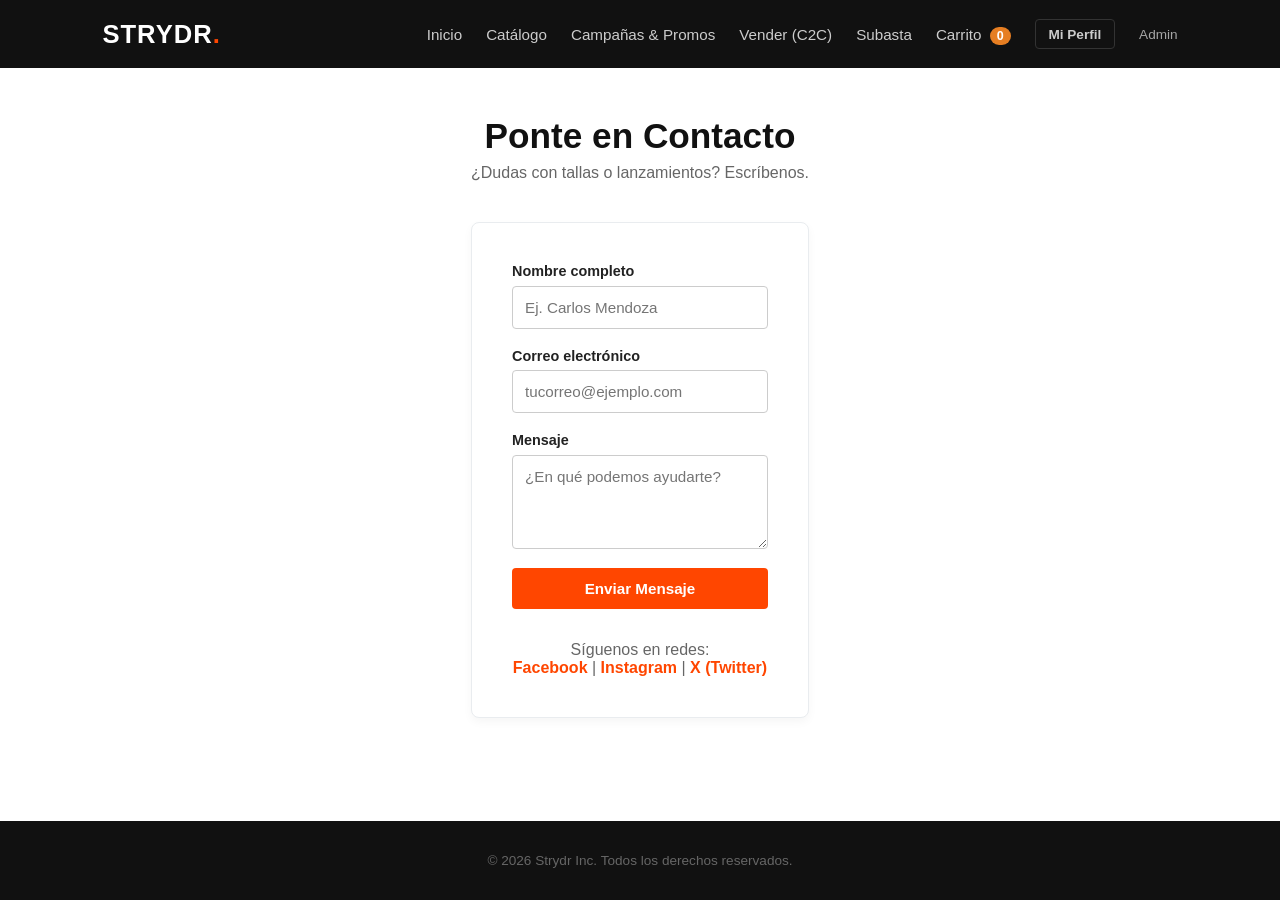
<file: contacto.html>
<!DOCTYPE html>
<html lang="es">

<head>
    <meta charset="UTF-8">
    <meta name="viewport" content="width=device-width, initial-scale=1.0">
    <title>Strydr | Contacto</title>
    <link rel="stylesheet" href="assets/css/styles.css">

</head>

<body>

    <header class="navbar">
        <div class="logo">STRYDR<span>.</span></div>
        <nav class="nav-links">
            <a href="index.html">Inicio</a>
            <a href="catalogo.html">Catálogo</a>
            <a href="campana.html">Campañas & Promos</a>
            <a href="publicar.html">Vender (C2C)</a>
            <a href="subasta.html">Subasta</a>
            <a href="carrito.html">Carrito <span class="cart-badge" id="cartCount">0</span></a>
            <a href="perfil.html" class="btn-secondary" style="padding: 0.4rem 0.8rem; font-size: 0.85rem;">Mi
                Perfil</a>
            <a href="admin.html" style="font-size: 0.85rem; opacity: 0.8;">Admin</a>
        </nav>
    </header>

    <main class="container">
        <section class="page-header">
            <h2>Ponte en Contacto</h2>
            <p class="subtitle">¿Dudas con tallas o lanzamientos? Escríbenos.</p>
        </section>

        <div class="form-container">
            <form id="contactForm" novalidate>
                <div class="form-group">
                    <label for="c-name">Nombre completo</label>
                    <input type="text" id="c-name" placeholder="Ej. Carlos Mendoza">
                </div>
                <div class="form-group">
                    <label for="c-email">Correo electrónico</label>
                    <input type="text" id="c-email" placeholder="tucorreo@ejemplo.com">
                </div>
                <div class="form-group">
                    <label for="c-msg">Mensaje</label>
                    <textarea id="c-msg" rows="4" placeholder="¿En qué podemos ayudarte?"></textarea>
                </div>
                <button type="submit" class="btn-primary w-full">Enviar Mensaje</button>
            </form>

            <div id="contactStatus" class="alert success hidden">
                ¡Mensaje enviado con éxito ! Gracias por escribirnos, nos pondremos en contacto pronto.
            </div>

            <div class="social-links">
                <p>Síguenos en redes:</p>
                <a href="#facebook">Facebook</a> |
                <a href="#instagram">Instagram</a> |
                <a href="#x">X (Twitter)</a>
            </div>
        </div>
    </main>

    <footer class="footer">
        <p>&copy; 2026 Strydr Inc. Todos los derechos reservados.</p>
    </footer>

    <script>
        const form = document.getElementById('contactForm');
        const statusBox = document.getElementById('contactStatus');

        form.addEventListener('submit', (e) => {
            e.preventDefault();
            statusBox.classList.remove('hidden');
            form.reset();
        });
    </script>
</body>

</html>
</file>
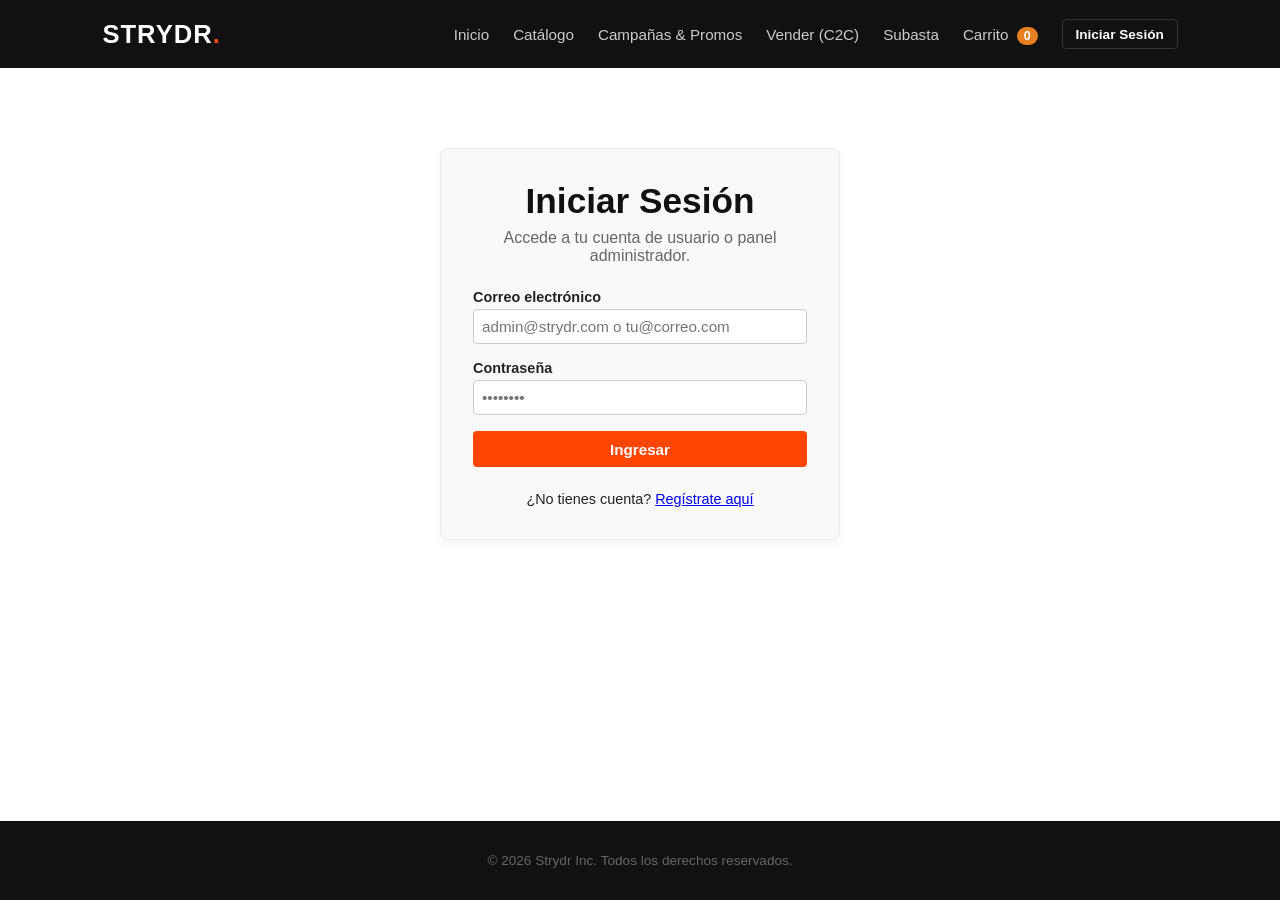
<file: login.html>
<!DOCTYPE html>
<html lang="es">

<head>
    <meta charset="UTF-8">
    <meta name="viewport" content="width=device-width, initial-scale=1.0">
    <title>Strydr | Iniciar Sesión</title>
    <link rel="stylesheet" href="assets/css/styles.css">
</head>

<body>

    <header class="navbar">
        <div class="logo">STRYDR<span>.</span></div>
        <nav class="nav-links" id="navLinksContainer">
            <a href="index.html">Inicio</a>
            <a href="catalogo.html">Catálogo</a>
            <a href="campana.html">Campañas & Promos</a>
            <a href="publicar.html">Vender (C2C)</a>
            <a href="subasta.html">Subasta</a>
            <a href="carrito.html">Carrito <span class="cart-badge" id="cartCount">0</span></a>
            <a href="login.html" class="active btn-secondary"
                style="padding: 0.4rem 0.8rem; font-size: 0.85rem;">Iniciar Sesión</a>
        </nav>
    </header>

    <main class="container">
        <div class="auth-card"
            style="max-width: 400px; margin: 2rem auto; background: #f9f9f9; padding: 2rem; border-radius: 8px;">
            <section class="page-header" style="margin-bottom: 1.5rem; text-align: center;">
                <h2>Iniciar Sesión</h2>
                <p class="subtitle">Accede a tu cuenta de usuario o panel administrador.</p>
            </section>

            <form id="loginForm" novalidate>
                <div class="form-group" style="margin-bottom: 1rem;">
                    <label style="display: block; margin-bottom: 0.25rem;">Correo electrónico</label>
                    <input type="email" id="l-email" placeholder="admin@strydr.com o tu@correo.com"
                        style="width: 100%; padding: 0.5rem; border: 1px solid #ccc; border-radius: 4px;">
                </div>
                <div class="form-group" style="margin-bottom: 1rem;">
                    <label style="display: block; margin-bottom: 0.25rem;">Contraseña</label>
                    <input type="password" id="l-pass" placeholder="••••••••"
                        style="width: 100%; padding: 0.5rem; border: 1px solid #ccc; border-radius: 4px;">
                </div>
                <button type="submit" class="btn-primary w-full"
                    style="width: 100%; padding: 0.6rem; cursor: pointer;">Ingresar</button>
            </form>

            <div id="loginStatus" class="alert success"
                style="display: none; margin-top: 1rem; background: #2ecc71; color: white; padding: 0.75rem; border-radius: 4px; text-align: center;">
                ¡Sesión iniciada con éxito! Redirigiendo...
            </div>

            <p style="margin-top: 1.5rem; text-align: center; font-size: 0.9rem;">
                ¿No tienes cuenta? <a href="registro.html">Regístrate aquí</a>
            </p>
        </div>
    </main>

    <footer class="footer" style="margin-top: 4rem;">
        <p>&copy; 2026 Strydr Inc. Todos los derechos reservados.</p>
    </footer>

    <script>
        document.getElementById('loginForm').addEventListener('submit', (e) => {
            e.preventDefault();
            const email = document.getElementById('l-email').value.trim().toLowerCase();

            let userSession = {
                name: "Brayan Camarillo",
                email: email || "brayan@strydr.com",
                role: "User",
                isLoggedIn: true
            };

            // Detectar si ingresa como Admin
            if (email.includes('admin')) {
                userSession.name = "Administrador Strydr";
                userSession.role = "Admin";
            }

            localStorage.setItem('strydr_session', JSON.stringify(userSession));

            const statusMsg = document.getElementById('loginStatus');
            statusMsg.style.display = 'block';

            setTimeout(() => {
                if (userSession.role === "Admin") {
                    window.location.href = 'admin.html';
                } else {
                    window.location.href = 'perfil.html';
                }
            }, 1000);
        });

        document.addEventListener('DOMContentLoaded', () => {
            const cart = JSON.parse(localStorage.getItem('strydr_cart')) || [];
            const totalItems = cart.reduce((sum, item) => sum + item.quantity, 0);
            const badge = document.getElementById('cartCount');
            if (badge) badge.textContent = totalItems;
        });
    </script>
</body>

</html>
</file>
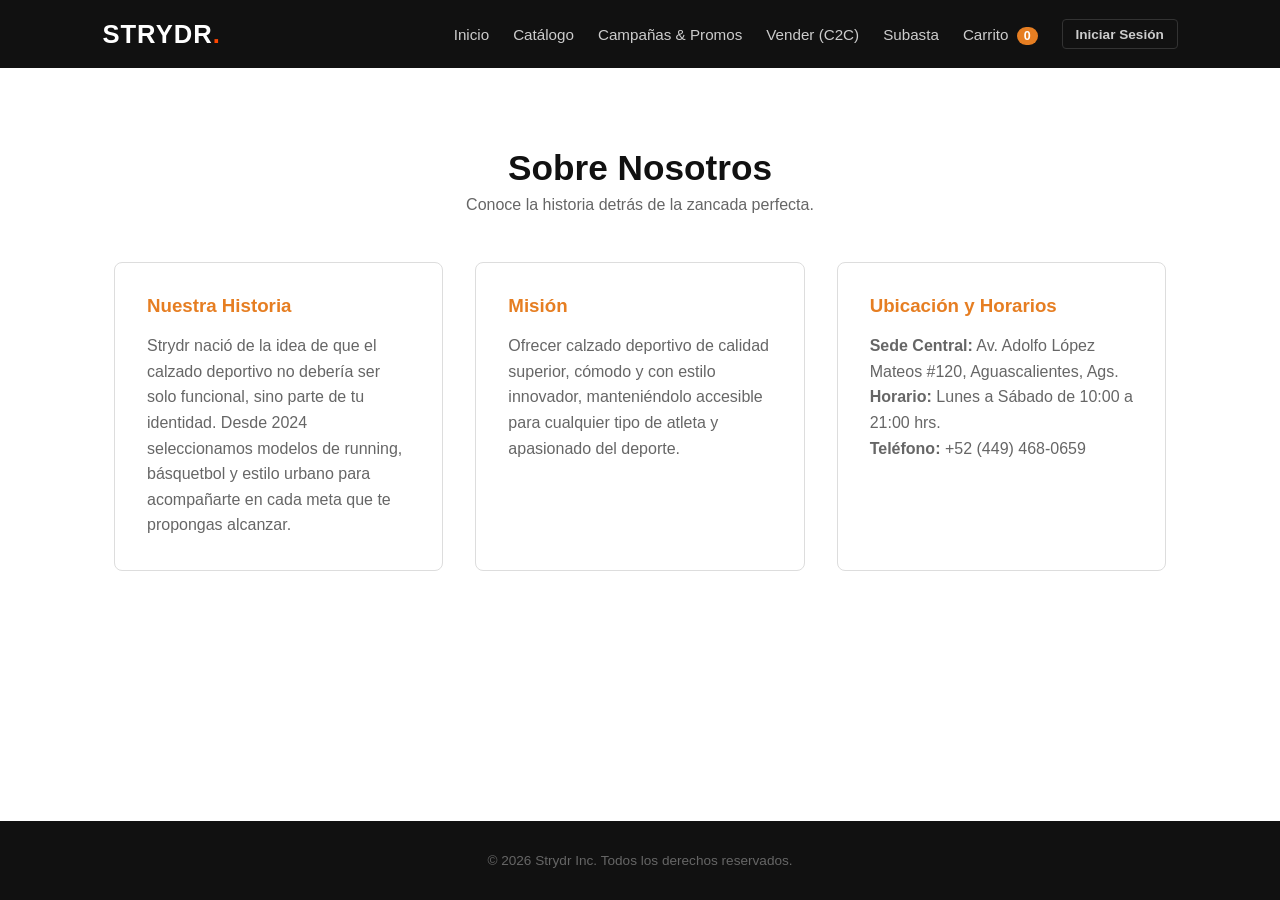
<file: nosotros.html>
<!DOCTYPE html>
<html lang="es">

<head>
    <meta charset="UTF-8">
    <meta name="viewport" content="width=device-width, initial-scale=1.0">
    <title>Strydr | Sobre Nosotros</title>
    <link rel="stylesheet" href="assets/css/styles.css">
</head>

<body>

    <header class="navbar">
        <div class="logo">STRYDR<span>.</span></div>
        <nav class="nav-links">
            <a href="index.html">Inicio</a>
            <a href="catalogo.html">Catálogo</a>
            <a href="campana.html">Campañas & Promos</a>
            <a href="publicar.html">Vender (C2C)</a>
            <a href="subasta.html">Subasta</a>
            <a href="carrito.html">Carrito <span class="cart-badge" id="cartCount">0</span></a>
            <a href="perfil.html" id="profileNavLink" class="btn-secondary"
                style="padding: 0.4rem 0.8rem; font-size: 0.85rem;">Mi Perfil</a>
            <a href="admin.html" id="adminNavLink" style="font-size: 0.85rem; opacity: 0.8; display: none;">Admin</a>
        </nav>
    </header>

    <main class="container">
        <section class="page-header" style="text-align: center; margin-top: 2rem;">
            <h2>Sobre Nosotros</h2>
            <p class="subtitle">Conoce la historia detrás de la zancada perfecta.</p>
        </section>

        <div
            style="display: grid; grid-template-columns: repeat(auto-fit, minmax(280px, 1fr)); gap: 2rem; margin-top: 3rem;">
            <div style="background: white; border: 1px solid #ddd; padding: 2rem; border-radius: 8px;">
                <h3 style="color: #e67e22; margin-bottom: 1rem;">Nuestra Historia</h3>
                <p style="color: #666; line-height: 1.6;">
                    Strydr nació de la idea de que el calzado deportivo no debería ser solo funcional, sino parte de tu
                    identidad. Desde 2024 seleccionamos modelos de running, básquetbol y estilo urbano para acompañarte
                    en cada meta que te propongas alcanzar.
                </p>
            </div>

            <div style="background: white; border: 1px solid #ddd; padding: 2rem; border-radius: 8px;">
                <h3 style="color: #e67e22; margin-bottom: 1rem;">Misión</h3>
                <p style="color: #666; line-height: 1.6;">
                    Ofrecer calzado deportivo de calidad superior, cómodo y con estilo innovador, manteniéndolo
                    accesible para cualquier tipo de atleta y apasionado del deporte.
                </p>
            </div>

            <div style="background: white; border: 1px solid #ddd; padding: 2rem; border-radius: 8px;">
                <h3 style="color: #e67e22; margin-bottom: 1rem;">Ubicación y Horarios</h3>
                <p style="color: #666; line-height: 1.6;">
                    <strong>Sede Central:</strong> Av. Adolfo López Mateos #120, Aguascalientes, Ags.<br>
                    <strong>Horario:</strong> Lunes a Sábado de 10:00 a 21:00 hrs.<br>
                    <strong>Teléfono:</strong> +52 (449) 468-0659
                </p>
            </div>
        </div>
    </main>

    <footer class="footer" style="margin-top: 5rem;">
        <p>&copy; 2026 Strydr Inc. Todos los derechos reservados.</p>
    </footer>

    <script>
        document.addEventListener('DOMContentLoaded', () => {
            const cart = JSON.parse(localStorage.getItem('strydr_cart')) || [];
            const totalItems = cart.reduce((sum, item) => sum + item.quantity, 0);
            const badge = document.getElementById('cartCount');
            if (badge) badge.textContent = totalItems;

            const session = JSON.parse(localStorage.getItem('strydr_session'));
            const adminLink = document.getElementById('adminNavLink');
            const profileLink = document.getElementById('profileNavLink');

            if (session && session.isLoggedIn) {
                if (session.role === 'Admin' && adminLink) {
                    adminLink.style.display = 'inline-block';
                }
            } else {
                if (profileLink) {
                    profileLink.textContent = "Iniciar Sesión";
                    profileLink.href = "login.html";
                }
            }
        });
    </script>
</body>

</html>
</file>
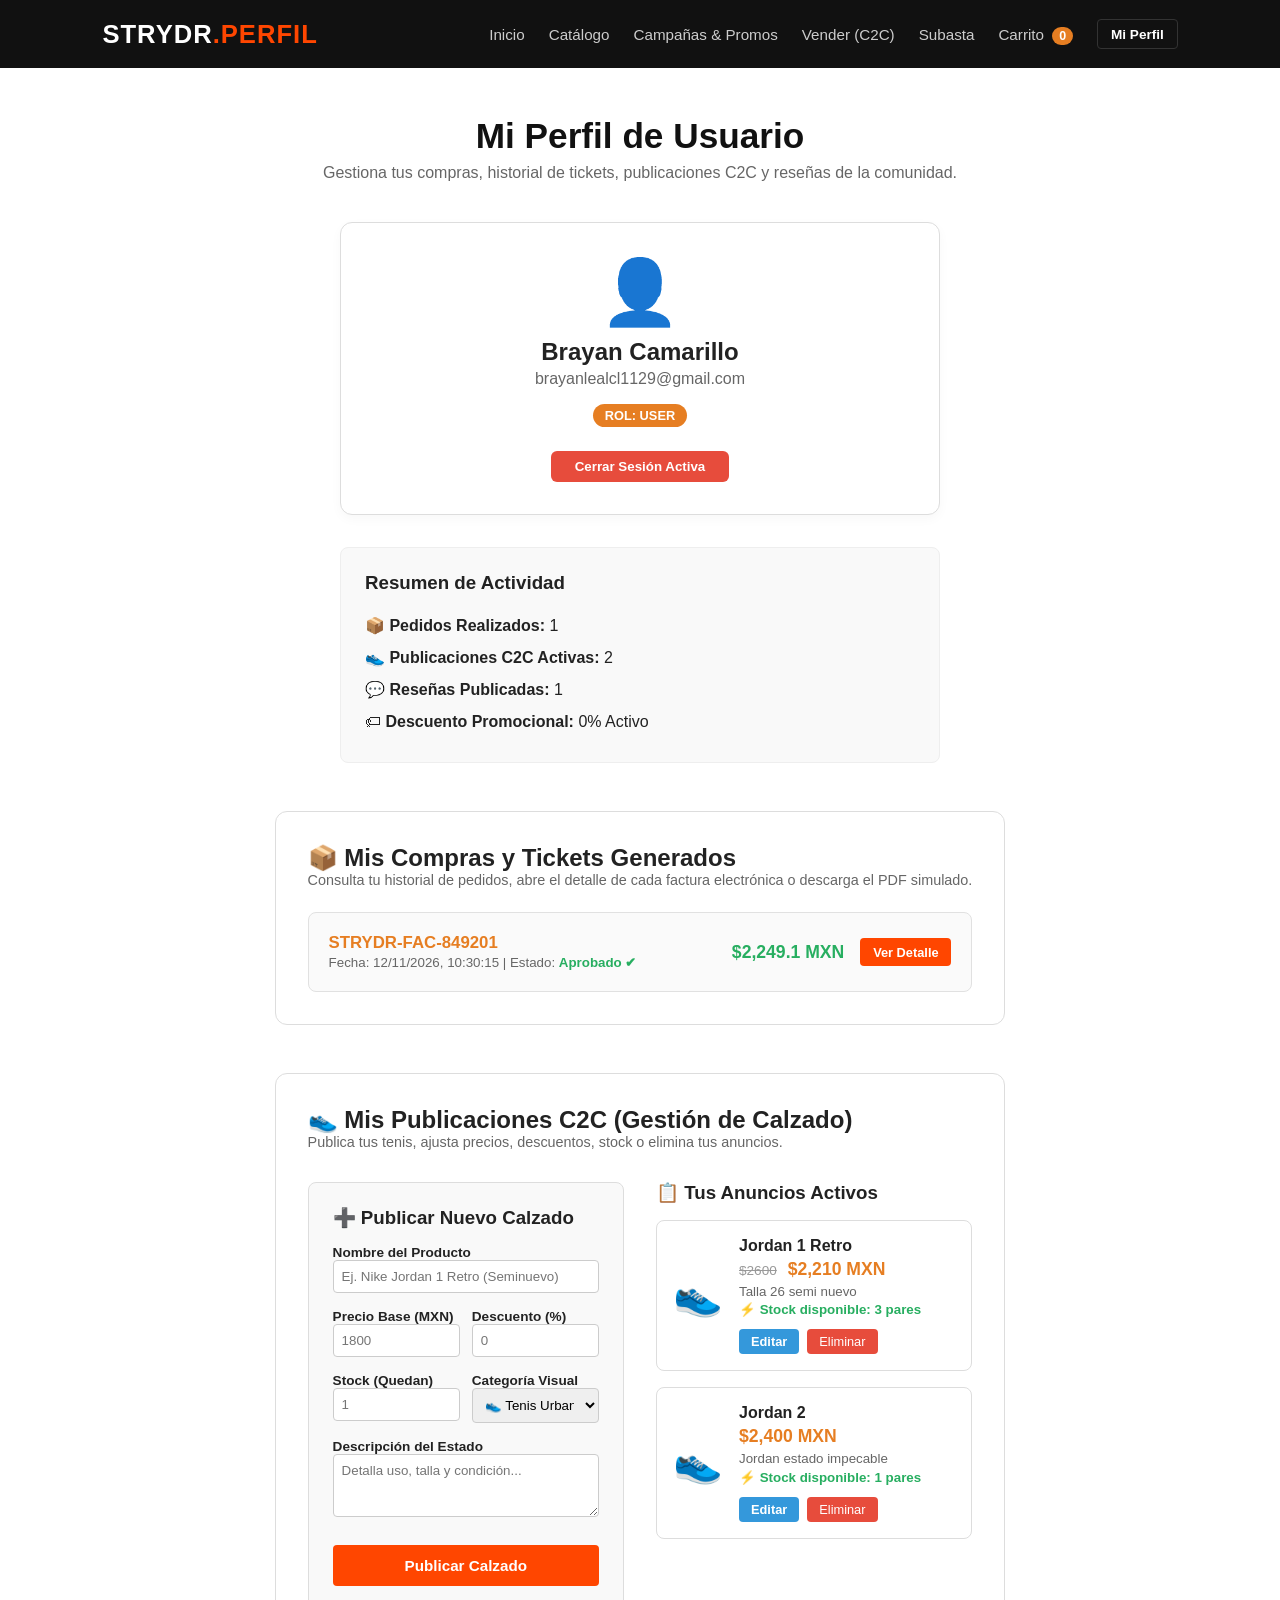
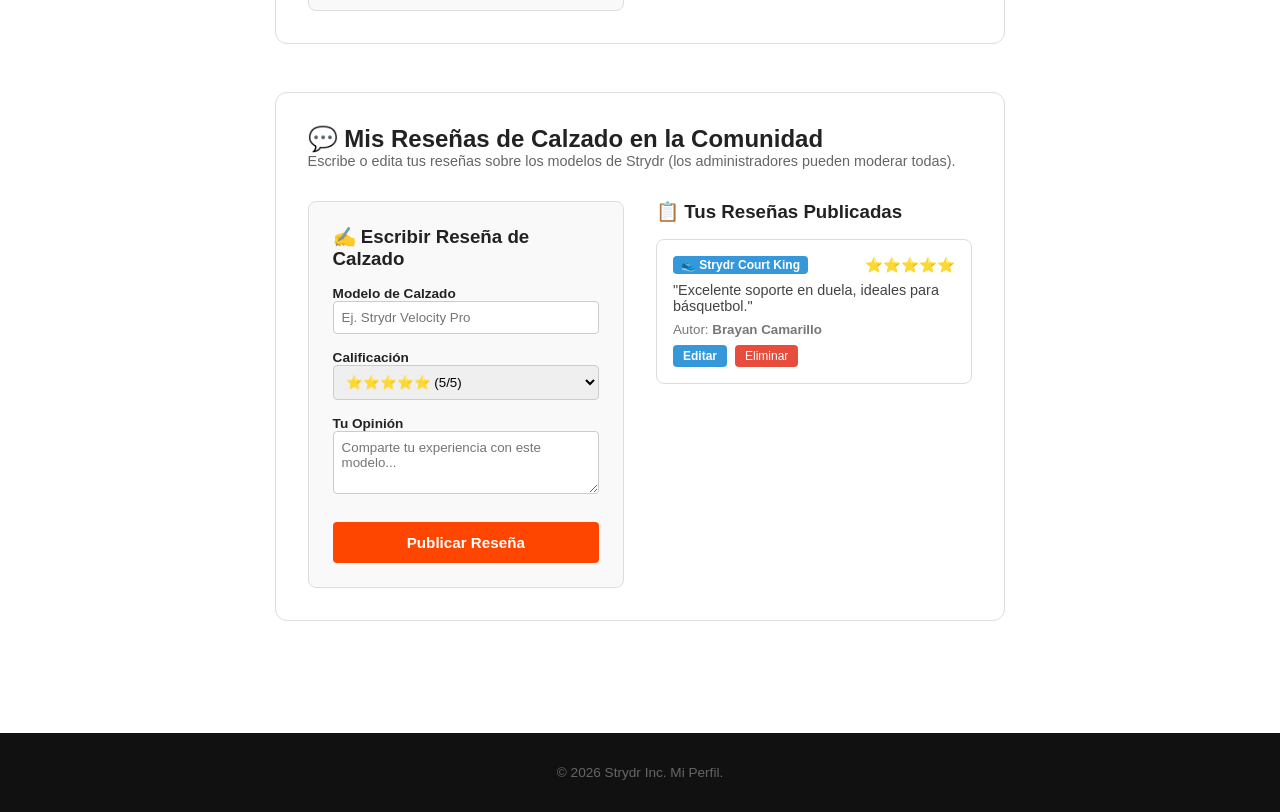
<file: Perfil.html>
<!DOCTYPE html>
<html lang="es">

<head>
    <meta charset="UTF-8">
    <meta name="viewport" content="width=device-width, initial-scale=1.0">
    <title>Strydr | Mi Perfil</title>
    <link rel="stylesheet" href="assets/css/styles.css">
</head>

<body>

    <header class="navbar">
        <div class="logo">STRYDR<span>.PERFIL</span></div>
        <nav class="nav-links">
            <a href="index.html">Inicio</a>
            <a href="catalogo.html">Catálogo</a>
            <a href="campana.html">Campañas & Promos</a>
            <a href="publicar.html">Vender (C2C)</a>
            <a href="subasta.html">Subasta</a>
            <a href="carrito.html">Carrito <span class="cart-badge" id="cartCount">0</span></a>
            <a href="perfil.html" class="active btn-secondary" style="padding: 0.4rem 0.8rem; font-size: 0.85rem;">Mi
                Perfil</a>
            <a href="admin.html" id="adminNavLink" style="font-size: 0.85rem; opacity: 0.8; display: none;">Admin</a>
        </nav>
    </header>

    <main class="container" style="padding-bottom: 4rem;">
        <section class="page-header">
            <h2>Mi Perfil de Usuario</h2>
            <p class="subtitle">Gestiona tus compras, historial de tickets, publicaciones C2C y reseñas de la comunidad.
            </p>
        </section>

        <!-- TARJETA DE DATOS DE SESIÓN -->
        <div
            style="background: white; border: 1px solid #ddd; padding: 2rem; border-radius: 12px; max-width: 600px; margin: 0 auto 2rem auto; text-align: center; box-shadow: 0 4px 12px rgba(0,0,0,0.03);">
            <div style="font-size: 4rem; margin-bottom: 0.5rem;">👤</div>
            <h3 id="userNameDisplay" style="margin: 0; font-size: 1.5rem;">Brayan Camarillo</h3>
            <p id="userEmailDisplay" style="color: #666; margin: 0.25rem 0 1rem 0;">brayanlealcl1129@gmail.com</p>
            <span id="userRoleBadge"
                style="display: inline-block; background: #e67e22; color: white; padding: 4px 12px; border-radius: 20px; font-size: 0.8rem; font-weight: bold; text-transform: uppercase;">Rol:
                User</span>
            <div style="margin-top: 1.5rem;">
                <button onclick="logout()"
                    style="background: #e74c3c; color: white; border: none; padding: 0.5rem 1.5rem; border-radius: 6px; cursor: pointer; font-weight: bold;">Cerrar
                    Sesión Activa</button>
            </div>
        </div>

        <!-- RESUMEN DE ACTIVIDAD DINÁMICO -->
        <div
            style="background: #f9f9f9; border: 1px solid #eee; padding: 1.5rem; border-radius: 8px; max-width: 600px; margin: 0 auto 3rem auto;">
            <h3>Resumen de Actividad</h3>
            <ul style="list-style: none; padding: 0; margin: 1rem 0 0 0; line-height: 2;">
                <li>📦 <strong>Pedidos Realizados:</strong> <span id="statOrders">0</span></li>
                <li>👟 <strong>Publicaciones C2C Activas:</strong> <span id="statPosts">0</span></li>
                <li>💬 <strong>Reseñas Publicadas:</strong> <span id="statReviews">0</span></li>
                <li>🏷 <strong>Descuento Promocional:</strong> <span id="activeDiscountText">0% Activo</span></li>
            </ul>
        </div>

        <!-- SECCIÓN: HISTORIAL DE COMPRAS Y TICKETS -->
        <section
            style="background: #fff; border: 1px solid #ddd; padding: 2rem; border-radius: 12px; margin-bottom: 3rem;">
            <h2>📦 Mis Compras y Tickets Generados</h2>
            <p style="color: #666; font-size: 0.9rem; margin-bottom: 1.5rem;">Consulta tu historial de pedidos, abre el
                detalle de cada factura electrónica o descarga el PDF simulado.</p>

            <div id="purchasesHistoryList" style="display: flex; flex-direction: column; gap: 1rem; margin-top: 1rem;">
            </div>
        </section>

        <!-- SECCIÓN: GESTIÓN DE MIS PUBLICACIONES C2C -->
        <section
            style="background: #fff; border: 1px solid #ddd; padding: 2rem; border-radius: 12px; margin-bottom: 3rem;">
            <h2>👟 Mis Publicaciones C2C (Gestión de Calzado)</h2>
            <p style="color: #666; font-size: 0.9rem; margin-bottom: 2rem;">Publica tus tenis, ajusta precios,
                descuentos, stock o elimina tus anuncios.</p>

            <div style="display: grid; grid-template-columns: repeat(auto-fit, minmax(300px, 1fr)); gap: 2rem;">
                <div style="background: #f9f9f9; padding: 1.5rem; border-radius: 8px; border: 1px solid #ddd;">
                    <h3 id="formTitleC2C">➕ Publicar Nuevo Calzado</h3>
                    <form id="c2cForm" novalidate style="margin-top: 1rem;">
                        <input type="hidden" id="editIndexC2C" value="-1">

                        <div style="margin-bottom: 1rem;">
                            <label style="display: block; font-size: 0.85rem; font-weight: bold;">Nombre del
                                Producto</label>
                            <input type="text" id="c2cName" placeholder="Ej. Nike Jordan 1 Retro (Seminuevo)"
                                style="width: 100%; padding: 0.5rem; border: 1px solid #ccc; border-radius: 4px;">
                        </div>

                        <div style="display: grid; grid-template-columns: 1fr 1fr; gap: 0.75rem; margin-bottom: 1rem;">
                            <div>
                                <label style="display: block; font-size: 0.85rem; font-weight: bold;">Precio Base
                                    (MXN)</label>
                                <input type="number" id="c2cPrice" placeholder="1800"
                                    style="width: 100%; padding: 0.5rem; border: 1px solid #ccc; border-radius: 4px;">
                            </div>
                            <div>
                                <label style="display: block; font-size: 0.85rem; font-weight: bold;">Descuento
                                    (%)</label>
                                <input type="number" id="c2cDiscount" placeholder="0" min="0" max="90"
                                    style="width: 100%; padding: 0.5rem; border: 1px solid #ccc; border-radius: 4px;">
                            </div>
                        </div>

                        <div style="display: grid; grid-template-columns: 1fr 1fr; gap: 0.75rem; margin-bottom: 1rem;">
                            <div>
                                <label style="display: block; font-size: 0.85rem; font-weight: bold;">Stock
                                    (Quedan)</label>
                                <input type="number" id="c2cStock" placeholder="1" min="1"
                                    style="width: 100%; padding: 0.5rem; border: 1px solid #ccc; border-radius: 4px;">
                            </div>
                            <div>
                                <label style="display: block; font-size: 0.85rem; font-weight: bold;">Categoría
                                    Visual</label>
                                <select id="c2cIcon"
                                    style="width: 100%; padding: 0.5rem; border: 1px solid #ccc; border-radius: 4px;">
                                    <option value="👟">👟 Tenis Urbanos / Casual</option>
                                    <option value="🏀">🏀 Básquetbol</option>
                                    <option value="🏃">🏃 Running / Atletismo</option>
                                </select>
                            </div>
                        </div>

                        <div style="margin-bottom: 1.5rem;">
                            <label style="display: block; font-size: 0.85rem; font-weight: bold;">Descripción del
                                Estado</label>
                            <textarea id="c2cDesc" placeholder="Detalla uso, talla y condición..." rows="3"
                                style="width: 100%; padding: 0.5rem; border: 1px solid #ccc; border-radius: 4px;"></textarea>
                        </div>

                        <button type="submit" id="btnSubmitC2C" class="btn-primary"
                            style="width: 100%; cursor: pointer;">Publicar Calzado</button>
                        <button type="button" id="btnCancelC2C" onclick="resetFormC2C()"
                            style="display: none; width: 100%; margin-top: 0.5rem; background: #7f8c8d; color: white; border: none; padding: 0.5rem; border-radius: 4px; cursor: pointer;">Cancelar
                            Edición</button>
                    </form>
                </div>

                <div>
                    <h3>📋 Tus Anuncios Activos</h3>
                    <div id="myPostsList" style="display: flex; flex-direction: column; gap: 1rem; margin-top: 1rem;">
                    </div>
                </div>
            </div>
        </section>

        <!-- SECCIÓN: GESTIÓN DE RESEÑAS DE CALZADO DE LA COMUNIDAD -->
        <section style="background: #fff; border: 1px solid #ddd; padding: 2rem; border-radius: 12px;">
            <h2 id="reviewSectionTitle">💬 Mis Reseñas de Calzado en la Comunidad</h2>
            <p style="color: #666; font-size: 0.9rem; margin-bottom: 2rem;">Escribe o edita tus reseñas sobre los
                modelos de Strydr (los administradores pueden moderar todas).</p>

            <div style="display: grid; grid-template-columns: repeat(auto-fit, minmax(300px, 1fr)); gap: 2rem;">
                <div style="background: #f9f9f9; padding: 1.5rem; border-radius: 8px; border: 1px solid #ddd;">
                    <h3 id="reviewFormTitle">✍️ Escribir Reseña de Calzado</h3>
                    <form id="reviewForm" novalidate style="margin-top: 1rem;">
                        <input type="hidden" id="editReviewIndex" value="-1">

                        <div style="margin-bottom: 1rem;">
                            <label style="display: block; font-size: 0.85rem; font-weight: bold;">Modelo de
                                Calzado</label>
                            <input type="text" id="revModel" placeholder="Ej. Strydr Velocity Pro"
                                style="width: 100%; padding: 0.5rem; border: 1px solid #ccc; border-radius: 4px;">
                        </div>

                        <div style="margin-bottom: 1rem;">
                            <label style="display: block; font-size: 0.85rem; font-weight: bold;">Calificación</label>
                            <select id="revStars"
                                style="width: 100%; padding: 0.5rem; border: 1px solid #ccc; border-radius: 4px;">
                                <option value="⭐⭐⭐⭐⭐">⭐⭐⭐⭐⭐ (5/5)</option>
                                <option value="⭐⭐⭐⭐">⭐⭐⭐⭐ (4/5)</option>
                                <option value="⭐⭐⭐">⭐⭐⭐ (3/5)</option>
                            </select>
                        </div>

                        <div style="margin-bottom: 1.5rem;">
                            <label style="display: block; font-size: 0.85rem; font-weight: bold;">Tu Opinión</label>
                            <textarea id="revText" placeholder="Comparte tu experiencia con este modelo..." rows="3"
                                style="width: 100%; padding: 0.5rem; border: 1px solid #ccc; border-radius: 4px;"></textarea>
                        </div>

                        <button type="submit" id="btnSubmitReview" class="btn-primary"
                            style="width: 100%; cursor: pointer;">Publicar Reseña</button>
                        <button type="button" id="btnCancelReview" onclick="resetReviewForm()"
                            style="display: none; width: 100%; margin-top: 0.5rem; background: #7f8c8d; color: white; border: none; padding: 0.5rem; border-radius: 4px; cursor: pointer;">Cancelar
                            Edición</button>
                    </form>
                </div>

                <div>
                    <h3 id="reviewSubTitle">📋 Reseñas Registradas</h3>
                    <div id="myReviewsList" style="display: flex; flex-direction: column; gap: 1rem; margin-top: 1rem;">
                    </div>
                </div>
            </div>
        </section>
    </main>

    <!-- MODAL DE DETALLE DE TICKET -->
    <div id="ticketModal"
        style="display:none; position:fixed; top:0; left:0; width:100%; height:100%; background:rgba(0,0,0,0.5); justify-content:center; align-items:center; z-index:1000;">
        <div
            style="background:white; padding:2rem; border-radius:8px; max-width:500px; width:90%; position:relative; max-height:90vh; overflow-y:auto;">
            <button onclick="closeTicketModal()"
                style="position:absolute; top:10px; right:15px; background:none; border:none; font-size:1.2rem; cursor:pointer; font-weight:bold;">✕</button>
            <div id="modalTicketContent"></div>
            <div id="modalDownloadNotice"
                style="display:none; background:#e8f8f5; color:#27ae60; padding:0.5rem; border-radius:4px; text-align:center; font-size:0.85rem; margin-top:1rem;">
                ✔ Descarga de PDF simulada con éxito.
            </div>
            <div style="text-align: center; margin-top: 1.5rem;">
                <button onclick="fakePdfDownloadModal()" class="btn-primary"
                    style="padding: 0.5rem 1.5rem; cursor:pointer;">📥 Descargar PDF (Simulado)</button>
            </div>
        </div>
    </div>

    <footer class="footer">
        <p>&copy; 2026 Strydr Inc. Mi Perfil.</p>
    </footer>

    <script>
        const defaultUserEmail = "brayanlealcl1129@gmail.com";

        function updateActivityCounters() {
            const session = JSON.parse(localStorage.getItem('strydr_session'));
            const myEmail = session ? session.email : defaultUserEmail;

            const purchasesList = JSON.parse(localStorage.getItem('strydr_purchases')) || [];
            const postsList = getAllPosts().filter(p => p.owner === myEmail || p.owner === defaultUserEmail);
            const reviewsList = getUserReviews().filter(r => r.owner === myEmail || r.owner === defaultUserEmail);

            document.getElementById('statOrders').textContent = purchasesList.length;
            document.getElementById('statPosts').textContent = postsList.length;
            document.getElementById('statReviews').textContent = reviewsList.length;
        }

        // HISTORIAL DE COMPRAS Y TICKETS
        function renderPurchasesHistory() {
            let purchases = JSON.parse(localStorage.getItem('strydr_purchases'));

            if (!purchases || purchases.length === 0) {
                purchases = [
                    {
                        id: "STRYDR-FAC-849201",
                        date: "12/11/2026, 10:30:15",
                        customer: { name: "Brayan Camarillo", street: "Av. López Mateos #120", city: "Aguascalientes", cp: "20000" },
                        items: [{ name: "Strydr Velocity Pro", quantity: 1, price: 2499 }],
                        total: 2249.1,
                        method: "Tarjeta (Débito)",
                        status: "Aprobado ✔"
                    }
                ];
                localStorage.setItem('strydr_purchases', JSON.stringify(purchases));
            }

            const container = document.getElementById('purchasesHistoryList');

            container.innerHTML = purchases.map((p, idx) => `
                <div style="border: 1px solid #e1e1e1; padding: 1.25rem; border-radius: 8px; background: #fafafa; display: flex; justify-content: space-between; align-items: center; flex-wrap: wrap; gap: 1rem;">
                    <div>
                        <strong style="color: #e67e22; font-size: 1.05rem;">${p.id}</strong><br>
                        <small style="color: #666;">Fecha: ${p.date} | Estado: <span style="color:#27ae60; font-weight:bold;">${p.status || 'Aprobado ✔'}</span></small>
                    </div>
                    <div style="display: flex; align-items: center; gap: 1rem;">
                        <span style="font-weight: bold; font-size: 1.1rem; color: #27ae60;">$${p.total.toLocaleString()} MXN</span>
                        <button onclick="openTicketModal(${idx})" class="btn-primary" style="padding: 0.4rem 0.8rem; font-size: 0.8rem; cursor: pointer;">Ver Detalle</button>
                    </div>
                </div>
            `).join('');
            updateActivityCounters();
        }

        function openTicketModal(index) {
            const purchases = JSON.parse(localStorage.getItem('strydr_purchases')) || [];
            const p = purchases[index];
            if (!p) return;

            let itemsHtml = p.items.map(i => `
                <div style="display:flex; justify-content:space-between; margin-bottom:0.4rem; font-size:0.9rem;">
                    <span>${i.quantity}x ${i.name}</span>
                    <span>$${(i.price * i.quantity).toLocaleString()} MXN</span>
                </div>
            `).join('');

            document.getElementById('modalTicketContent').innerHTML = `
                <div style="text-align: center; border-bottom: 2px dashed #ccc; padding-bottom: 1rem; margin-bottom: 1rem;">
                    <span style="background: #27ae60; color: white; padding: 3px 10px; border-radius: 12px; font-size: 0.75rem; font-weight: bold;">${p.status || 'Aprobado ✔'}</span>
                    <h3 style="margin:0.5rem 0 0 0;">STRYDR INC. - DETALLE</h3>
                    <strong style="color: #e67e22;">Folio: ${p.id}</strong>
                </div>
                <p style="margin:0.2rem 0; font-size:0.9rem;"><strong>Cliente:</strong> ${p.customer ? p.customer.name : 'Brayan Camarillo'}</p>
                <p style="margin:0.2rem 0; font-size:0.9rem;"><strong>Dirección:</strong> ${p.customer ? p.customer.street + ', ' + p.customer.city + ' (C.P. ' + p.customer.cp + ')' : 'Aguascalientes'}</p>
                <p style="margin:0.2rem 0; font-size:0.9rem;"><strong>Fecha:</strong> ${p.date}</p>
                <p style="margin:0.2rem 0; font-size:0.9rem;"><strong>Método de Pago:</strong> ${p.method}</p>
                <div style="border-top:1px solid #eee; border-bottom:1px solid #eee; padding:0.75rem 0; margin:1rem 0;">
                    <strong style="font-size:0.9rem;">Productos:</strong>
                    ${itemsHtml}
                </div>
                <div style="display:flex; justify-content:space-between; font-size:1.1rem; font-weight:bold; color:#e67e22;">
                    <span>Total Pagado:</span>
                    <span>$${p.total.toLocaleString()} MXN</span>
                </div>
            `;
            document.getElementById('modalDownloadNotice').style.display = 'none';
            document.getElementById('ticketModal').style.display = 'flex';
        }

        function closeTicketModal() {
            document.getElementById('ticketModal').style.display = 'none';
        }

        function fakePdfDownloadModal() {
            const notice = document.getElementById('modalDownloadNotice');
            notice.style.display = 'block';
            setTimeout(() => { notice.style.display = 'none'; }, 3000);
        }

        // GESTIÓN DE C2C
        function getAllPosts() {
            const defaultPosts = [
                { id: 1, name: "Adidas Ultraboost 21", price: 1650, discount: 0, stock: 2, desc: "Talla 27.5 MX, 9/10 de estética.", icon: "🏃", owner: "otros@strydr.com" },
                { id: 2, name: "Jordan 1 Retro", price: 2600, discount: 15, stock: 3, desc: "Talla 26 semi nuevo", icon: "👟", owner: defaultUserEmail },
                { id: 3, name: "Jordan 2", price: 2400, discount: 0, stock: 1, desc: "Jordan estado impecable", icon: "👟", owner: defaultUserEmail }
            ];
            return JSON.parse(localStorage.getItem('strydr_c2c_posts')) || defaultPosts;
        }

        function renderMyProfilePosts() {
            const allPosts = getAllPosts();
            const session = JSON.parse(localStorage.getItem('strydr_session'));
            const myEmail = session ? session.email : defaultUserEmail;

            const container = document.getElementById('myPostsList');
            const myPosts = allPosts.filter(p => p.owner === myEmail || p.owner === defaultUserEmail);

            if (myPosts.length === 0) {
                container.innerHTML = `<p style="color: #666; background: #f9f9f9; padding: 1rem; border-radius: 6px;">No tienes publicaciones activas en este momento.</p>`;
                updateActivityCounters();
                return;
            }

            container.innerHTML = allPosts.map((p, globalIndex) => {
                if (p.owner !== myEmail && p.owner !== defaultUserEmail) return '';
                const discountPct = p.discount || 0;
                const finalPrice = discountPct > 0 ? p.price * (1 - discountPct / 100) : p.price;
                const stockQty = p.stock || 1;

                return `
                    <div style="border: 1px solid #ddd; padding: 1rem; border-radius: 8px; background: white; display: flex; gap: 1rem; align-items: center;">
                        <div style="font-size: 2.5rem;">${p.icon}</div>
                        <div style="flex: 1;">
                            <h4 style="margin: 0;">${p.name}</h4>
                            <div style="margin: 0.25rem 0;">
                                ${discountPct > 0 ? `<span style="text-decoration: line-through; color: #999; font-size: 0.85rem; margin-right: 0.4rem;">$${p.price}</span>` : ''}
                                <span style="color: #e67e22; font-weight: bold; font-size: 1.1rem;">$${finalPrice.toLocaleString()} MXN</span>
                            </div>
                            <small style="color: #666; display: block;">${p.desc}</small>
                            <small style="color: #27ae60; font-weight: bold; display: block; margin-top: 0.2rem;">⚡ Stock disponible: ${stockQty} pares</small>
                            <div id="c2cActions-${globalIndex}" style="margin-top: 0.75rem; display: flex; gap: 0.5rem; align-items: center;">
                                <button onclick="editPost(${globalIndex})" style="background: #3498db; color: white; border: none; padding: 5px 12px; border-radius: 4px; cursor: pointer; font-size: 0.8rem; font-weight: bold;">Editar</button>
                                <button onclick="confirmDeleteC2C(this, ${globalIndex})" data-confirm="false" style="background: #e74c3c; color: white; border: none; padding: 5px 12px; border-radius: 4px; cursor: pointer; font-size: 0.8rem;">Eliminar</button>
                            </div>
                        </div>
                    </div>
                `;
            }).join('');
            updateActivityCounters();
        }

        function editPost(index) {
            const posts = getAllPosts();
            const p = posts[index];

            document.getElementById('editIndexC2C').value = index;
            document.getElementById('c2cName').value = p.name;
            document.getElementById('c2cPrice').value = p.price;
            document.getElementById('c2cDiscount').value = p.discount || 0;
            document.getElementById('c2cStock').value = p.stock || 1;
            document.getElementById('c2cDesc').value = p.desc;
            document.getElementById('c2cIcon').value = p.icon;

            document.getElementById('formTitleC2C').textContent = "✏️ Editar Calzado, Descuento y Stock";
            document.getElementById('btnSubmitC2C').textContent = "Guardar Cambios";
            document.getElementById('btnCancelC2C').style.display = 'block';
            window.scrollTo({ top: 450, behavior: 'smooth' });
        }

        function confirmDeleteC2C(btn, index) {
            const container = document.getElementById(`c2cActions-${index}`);
            if (btn.getAttribute('data-confirm') === 'false') {
                btn.setAttribute('data-confirm', 'true');
                btn.textContent = '¿Seguro de querer borrar esto?';
                btn.style.background = '#c0392b';
                btn.style.fontWeight = 'bold';

                if (!document.getElementById(`cancelC2C-${index}`)) {
                    const cancelBtn = document.createElement('button');
                    cancelBtn.id = `cancelC2C-${index}`;
                    cancelBtn.textContent = 'Cancelar';
                    cancelBtn.style.cssText = 'background: #7f8c8d; color: white; border: none; padding: 5px 12px; border-radius: 4px; cursor: pointer; font-size: 0.8rem;';
                    cancelBtn.onclick = () => renderMyProfilePosts();
                    container.appendChild(cancelBtn);
                }
            } else {
                let posts = getAllPosts();
                posts.splice(index, 1);
                localStorage.setItem('strydr_c2c_posts', JSON.stringify(posts));
                renderMyProfilePosts();
            }
        }

        function resetFormC2C() {
            document.getElementById('c2cForm').reset();
            document.getElementById('editIndexC2C').value = "-1";
            document.getElementById('formTitleC2C').textContent = "➕ Publicar Nuevo Calzado";
            document.getElementById('btnSubmitC2C').textContent = "Publicar Calzado";
            document.getElementById('btnCancelC2C').style.display = 'none';
        }

        document.getElementById('c2cForm').addEventListener('submit', (e) => {
            e.preventDefault();
            const session = JSON.parse(localStorage.getItem('strydr_session'));
            const myEmail = session ? session.email : defaultUserEmail;

            const editIdx = parseInt(document.getElementById('editIndexC2C').value);
            const name = document.getElementById('c2cName').value.trim() || 'Calzado Deportivo C2C';
            const price = Math.max(1, parseFloat(document.getElementById('c2cPrice').value) || 1500);
            const discount = Math.min(90, Math.max(0, parseFloat(document.getElementById('c2cDiscount').value) || 0));
            const stock = Math.max(1, parseInt(document.getElementById('c2cStock').value) || 1);
            const desc = document.getElementById('c2cDesc').value.trim() || 'Seminuevo en excelente estado.';
            const icon = document.getElementById('c2cIcon').value;

            let posts = getAllPosts();

            if (editIdx >= 0) {
                posts[editIdx] = { ...posts[editIdx], name, price, discount, stock, desc, icon };
            } else {
                posts.unshift({ id: Date.now(), name, price, discount, stock, desc, icon, owner: myEmail });
            }

            localStorage.setItem('strydr_c2c_posts', JSON.stringify(posts));
            resetFormC2C();
            renderMyProfilePosts();
        });

        // GESTIÓN DE RESEÑAS DE COMUNIDAD
        function getUserReviews() {
            const defaultReviews = [
                { id: 1, model: "Strydr Velocity Pro", user: "Mateo_Runner", stars: "⭐⭐⭐⭐⭐", text: "Me encantó la amortiguación, los recomiendo ampliamente para running.", owner: "mateo@strydr.com" },
                { id: 2, model: "Strydr Court King", user: "Brayan Camarillo", stars: "⭐⭐⭐⭐⭐", text: "Excelente soporte en duela, ideales para básquetbol.", owner: defaultUserEmail }
            ];
            return JSON.parse(localStorage.getItem('strydr_user_reviews')) || defaultReviews;
        }

        function renderUserReviewsProfile() {
            const reviews = getUserReviews();
            const session = JSON.parse(localStorage.getItem('strydr_session'));
            const myEmail = session ? session.email : defaultUserEmail;
            const isAdmin = session && session.isLoggedIn && session.role === 'Admin';

            const container = document.getElementById('myReviewsList');
            const titleElem = document.getElementById('reviewSectionTitle');
            const subTitleElem = document.getElementById('reviewSubTitle');

            if (isAdmin) {
                titleElem.textContent = "💬 Moderación de Reseñas de la Comunidad (Modo Admin)";
                subTitleElem.textContent = "📋 Todas las Reseñas Publicadas (Control Total)";
            } else {
                titleElem.textContent = "💬 Mis Reseñas de Calzado en la Comunidad";
                subTitleElem.textContent = "📋 Tus Reseñas Publicadas";
            }

            const visibleReviews = reviews.filter(r => isAdmin || r.owner === myEmail || r.owner === defaultUserEmail);
            if (visibleReviews.length === 0) {
                container.innerHTML = `<p style="color: #666; background: #f9f9f9; padding: 1rem; border-radius: 6px;">Aún no has publicado ninguna reseña.</p>`;
                updateActivityCounters();
                return;
            }

            container.innerHTML = reviews.map((r, globalIndex) => {
                if (!isAdmin && r.owner !== myEmail && r.owner !== defaultUserEmail) return '';

                return `
                    <div style="border: 1px solid #ddd; padding: 1rem; border-radius: 8px; background: white;">
                        <div style="display: flex; justify-content: space-between; align-items: center;">
                            <span style="background: #3498db; color: white; padding: 2px 8px; border-radius: 4px; font-size: 0.75rem; font-weight: bold;">👟 ${r.model}</span>
                            <span style="color: #f39c12; font-size: 0.9rem;">${r.stars}</span>
                        </div>
                        <p style="color: #444; margin: 0.5rem 0; font-size: 0.9rem;">"${r.text}"</p>
                        <small style="color: #777; display: block; margin-bottom: 0.5rem;">Autor: <strong>${r.user}</strong></small>
                        <div id="reviewActions-${globalIndex}" style="display: flex; gap: 0.5rem; align-items: center;">
                            ${(isAdmin || r.owner === myEmail || r.owner === defaultUserEmail) ? `
                                <button onclick="editReview(${globalIndex})" style="background: #3498db; color: white; border: none; padding: 4px 10px; border-radius: 4px; cursor: pointer; font-size: 0.75rem; font-weight: bold;">Editar</button>
                                <button onclick="confirmDeleteReview(this, ${globalIndex})" data-confirm="false" style="background: #e74c3c; color: white; border: none; padding: 4px 10px; border-radius: 4px; cursor: pointer; font-size: 0.75rem;">Eliminar</button>
                            ` : ''}
                        </div>
                    </div>
                `;
            }).join('');
            updateActivityCounters();
        }

        function editReview(index) {
            const reviews = getUserReviews();
            const r = reviews[index];

            document.getElementById('editReviewIndex').value = index;
            document.getElementById('revModel').value = r.model;
            document.getElementById('revStars').value = r.stars;
            document.getElementById('revText').value = r.text;

            document.getElementById('reviewFormTitle').textContent = "✏️ Editar Reseña";
            document.getElementById('btnSubmitReview').textContent = "Guardar Cambios";
            document.getElementById('btnCancelReview').style.display = 'block';
            window.scrollTo({ top: 1050, behavior: 'smooth' });
        }

        function confirmDeleteReview(btn, index) {
            const container = document.getElementById(`reviewActions-${index}`);
            if (btn.getAttribute('data-confirm') === 'false') {
                btn.setAttribute('data-confirm', 'true');
                btn.textContent = '¿Seguro de querer borrar esto?';
                btn.style.background = '#c0392b';
                btn.style.fontWeight = 'bold';

                if (!document.getElementById(`cancelRev-${index}`)) {
                    const cancelBtn = document.createElement('button');
                    cancelBtn.id = `cancelRev-${index}`;
                    cancelBtn.textContent = 'Cancelar';
                    cancelBtn.style.cssText = 'background: #7f8c8d; color: white; border: none; padding: 4px 10px; border-radius: 4px; cursor: pointer; font-size: 0.75rem;';
                    cancelBtn.onclick = () => renderUserReviewsProfile();
                    container.appendChild(cancelBtn);
                }
            } else {
                let reviews = getUserReviews();
                reviews.splice(index, 1);
                localStorage.setItem('strydr_user_reviews', JSON.stringify(reviews));
                renderUserReviewsProfile();
            }
        }

        function resetReviewForm() {
            document.getElementById('reviewForm').reset();
            document.getElementById('editReviewIndex').value = "-1";
            document.getElementById('reviewFormTitle').textContent = "✍️ Escribir Reseña de Calzado";
            document.getElementById('btnSubmitReview').textContent = "Publicar Reseña";
            document.getElementById('btnCancelReview').style.display = 'none';
        }

        document.getElementById('reviewForm').addEventListener('submit', (e) => {
            e.preventDefault();
            const session = JSON.parse(localStorage.getItem('strydr_session'));
            const myEmail = session ? session.email : defaultUserEmail;
            const myName = session ? (session.name || session.email) : "Brayan Camarillo";

            const editIdx = parseInt(document.getElementById('editReviewIndex').value);
            const model = document.getElementById('revModel').value.trim() || 'Strydr Velocity Pro';
            const stars = document.getElementById('revStars').value;
            const text = document.getElementById('revText').value.trim() || 'Muy buen calzado.';

            let reviews = getUserReviews();

            if (editIdx >= 0) {
                reviews[editIdx] = { ...reviews[editIdx], model, stars, text };
            } else {
                reviews.unshift({ id: Date.now(), model, user: myName, stars, text, owner: myEmail });
            }

            localStorage.setItem('strydr_user_reviews', JSON.stringify(reviews));
            resetReviewForm();
            renderUserReviewsProfile();
        });

        function logout() {
            localStorage.removeItem('strydr_session');
            window.location.href = 'login.html';
        }

        document.addEventListener('DOMContentLoaded', () => {
            const session = JSON.parse(localStorage.getItem('strydr_session'));
            if (session && session.isLoggedIn) {
                document.getElementById('userNameDisplay').textContent = session.name || session.email;
                document.getElementById('userEmailDisplay').textContent = session.email;
                document.getElementById('userRoleBadge').textContent = `Rol: ${session.role}`;
                if (session.role === 'Admin') {
                    const adminLink = document.getElementById('adminNavLink');
                    if (adminLink) adminLink.style.display = 'inline-block';
                }
            }

            const discount = localStorage.getItem('strydr_discount') || '0';
            document.getElementById('activeDiscountText').textContent = `${discount}% Activo`;

            renderPurchasesHistory();
            renderMyProfilePosts();
            renderUserReviewsProfile();

            const cart = JSON.parse(localStorage.getItem('strydr_cart')) || [];
            const totalItems = cart.reduce((sum, item) => sum + item.quantity, 0);
            const badge = document.getElementById('cartCount');
            if (badge) badge.textContent = totalItems;
        });
    </script>
</body>

</html>
</file>
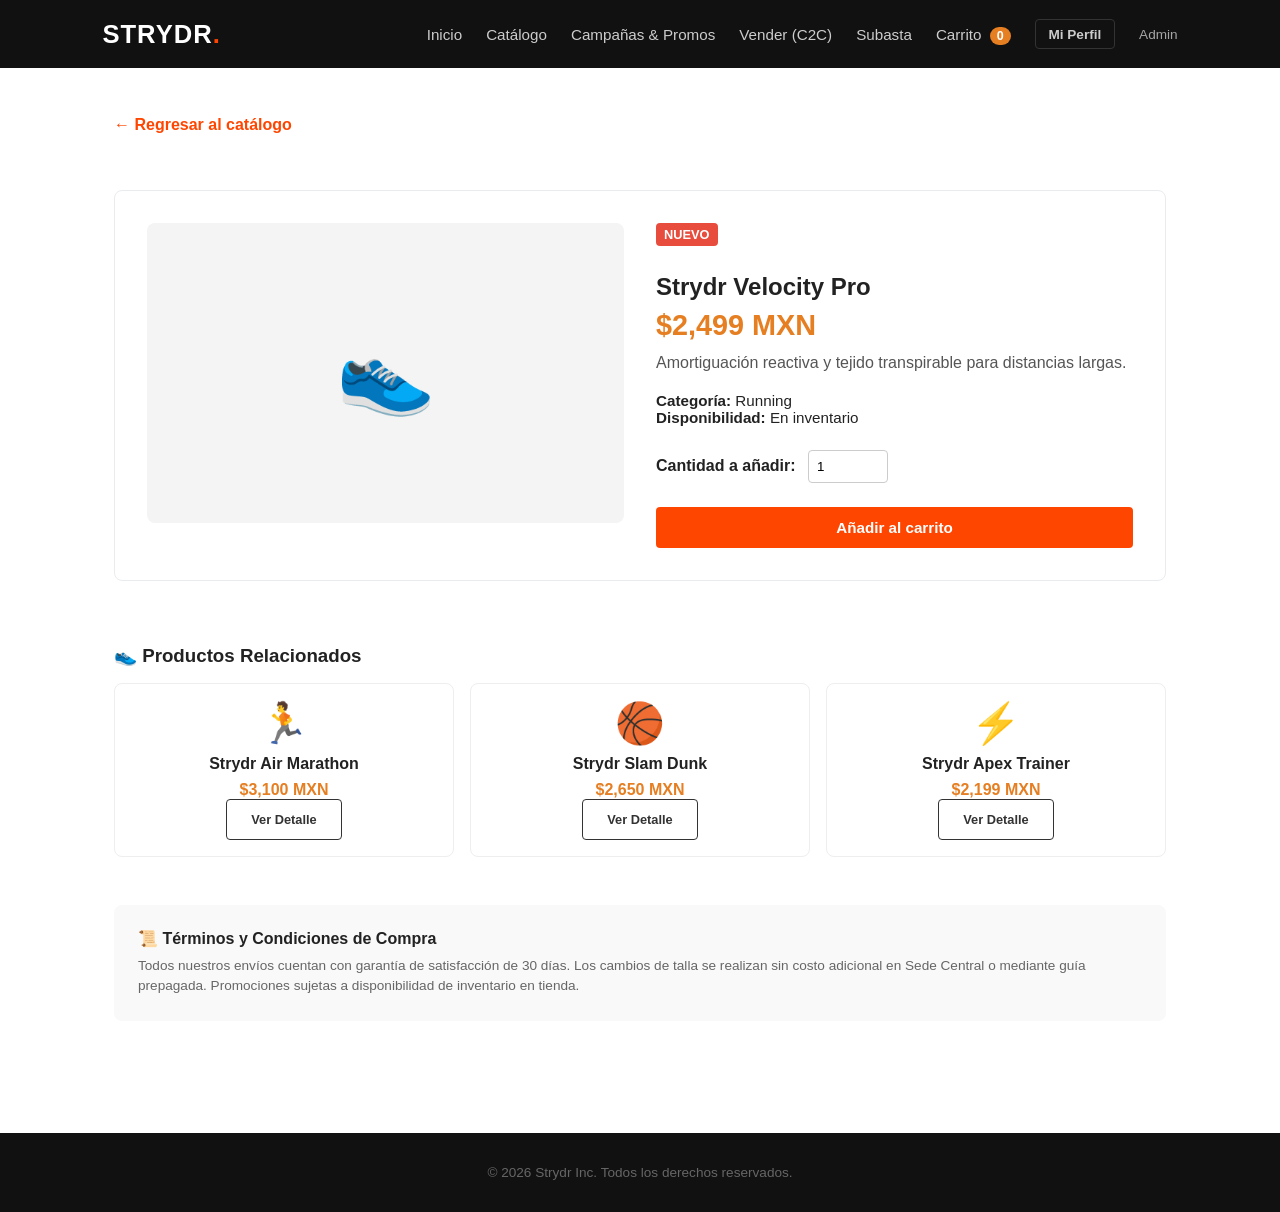
<file: producto-detalle.html>
<!DOCTYPE html>
<html lang="es">

<head>
    <meta charset="UTF-8">
    <meta name="viewport" content="width=device-width, initial-scale=1.0">
    <title>Strydr | Detalle de Producto</title>
    <link rel="stylesheet" href="assets/css/styles.css">
</head>

<body>

    <header class="navbar">
        <div class="logo">STRYDR<span>.</span></div>
        <nav class="nav-links">
            <a href="index.html">Inicio</a>
            <a href="catalogo.html">Catálogo</a>
            <a href="campana.html">Campañas & Promos</a>
            <a href="publicar.html">Vender (C2C)</a>
            <a href="subasta.html">Subasta</a>
            <a href="carrito.html">Carrito <span class="cart-badge" id="cartCount">0</span></a>
            <a href="perfil.html" class="btn-secondary" style="padding: 0.4rem 0.8rem; font-size: 0.85rem;">Mi
                Perfil</a>
            <a href="admin.html" style="font-size: 0.85rem; opacity: 0.8;">Admin</a>
        </nav>
    </header>

    <main class="container">
        <a href="catalogo.html" class="back-link">&larr; Regresar al catálogo</a>

        <div class="detail-container" style="margin-top: 2rem; display: flex; gap: 2rem; flex-wrap: wrap;">
            <div class="detail-image"
                style="flex: 1; min-width: 280px; background: #f4f4f4; border-radius: 8px; display: flex; align-items: center; justify-content: center; font-size: 5rem; height: 300px;">
                <span id="p-emoji">👟</span>
            </div>
            <div class="detail-info" style="flex: 1; min-width: 280px;">
                <span id="p-tag" class="badge"
                    style="background: #e74c3c; color: white; padding: 4px 8px; border-radius: 4px; font-size: 0.8rem; font-weight: bold;">Nuevo</span>
                <h2 id="p-title" style="margin-top: 0.5rem;">Cargando...</h2>
                <p class="price-large" id="p-price"
                    style="font-size: 1.8rem; color: #e67e22; font-weight: bold; margin: 0.5rem 0;">$0 MXN</p>
                <p class="detail-desc" id="p-desc" style="color: #555; margin-bottom: 1rem;">Cargando información...</p>

                <div class="product-meta" style="margin-bottom: 1.5rem;">
                    <p><strong>Categoría:</strong> <span id="p-category">Cargando...</span></p>
                    <p><strong>Disponibilidad:</strong> En inventario</p>
                </div>

                <div style="margin-bottom: 1.5rem;">
                    <label><strong>Cantidad a añadir:</strong></label>
                    <input type="number" id="p-quantity" value="1" min="1" max="10"
                        style="padding: 0.5rem; width: 80px; margin-left: 0.5rem; border: 1px solid #ccc; border-radius: 4px;">
                </div>

                <div class="detail-actions">
                    <button id="btnAddToCart" class="btn-primary" style="width: 100%; cursor: pointer;">Añadir al
                        carrito</button>
                </div>

                <div id="cartNotice" class="alert success"
                    style="margin-top: 1rem; display: none; background: #2ecc71; color: white; padding: 0.75rem; border-radius: 4px;">
                    ¡Producto agregado al carrito! Redirigiendo...
                </div>
            </div>
        </div>

        <!-- SECCIÓN PRODUCTOS RELACIONADOS -->
        <section style="margin-top: 4rem;">
            <h3>👟 Productos Relacionados</h3>
            <div
                style="display: grid; grid-template-columns: repeat(auto-fit, minmax(200px, 1fr)); gap: 1rem; margin-top: 1rem;">
                <div style="border: 1px solid #eee; padding: 1rem; border-radius: 8px; text-align: center;">
                    <div style="font-size: 2.5rem;">🏃</div>
                    <h4 style="margin: 0.5rem 0;">Strydr Air Marathon</h4>
                    <p style="color: #e67e22; font-weight: bold;">$3,100 MXN</p>
                    <a href="producto-detalle.html?id=5" class="btn-secondary"
                        style="font-size: 0.8rem; display: inline-block; text-decoration: none;">Ver Detalle</a>
                </div>
                <div style="border: 1px solid #eee; padding: 1rem; border-radius: 8px; text-align: center;">
                    <div style="font-size: 2.5rem;">🏀</div>
                    <h4 style="margin: 0.5rem 0;">Strydr Slam Dunk</h4>
                    <p style="color: #e67e22; font-weight: bold;">$2,650 MXN</p>
                    <a href="producto-detalle.html?id=6" class="btn-secondary"
                        style="font-size: 0.8rem; display: inline-block; text-decoration: none;">Ver Detalle</a>
                </div>
                <div style="border: 1px solid #eee; padding: 1rem; border-radius: 8px; text-align: center;">
                    <div style="font-size: 2.5rem;">⚡</div>
                    <h4 style="margin: 0.5rem 0;">Strydr Apex Trainer</h4>
                    <p style="color: #e67e22; font-weight: bold;">$2,199 MXN</p>
                    <a href="producto-detalle.html?id=4" class="btn-secondary"
                        style="font-size: 0.8rem; display: inline-block; text-decoration: none;">Ver Detalle</a>
                </div>
            </div>
        </section>

        <!-- SECCIÓN TÉRMINOS Y CONDICIONES DE VENTA -->
        <section style="margin-top: 3rem; background: #f9f9f9; padding: 1.5rem; border-radius: 8px;">
            <h4>📜 Términos y Condiciones de Compra</h4>
            <p style="font-size: 0.85rem; color: #666; margin-top: 0.5rem; line-height: 1.5;">
                Todos nuestros envíos cuentan con garantía de satisfacción de 30 días. Los cambios de talla se realizan
                sin costo adicional en Sede Central o mediante guía prepagada. Promociones sujetas a disponibilidad de
                inventario en tienda.
            </p>
        </section>
    </main>

    <footer class="footer" style="margin-top: 4rem;">
        <p>&copy; 2026 Strydr Inc. Todos los derechos reservados.</p>
    </footer>

    <script>
        const productsDatabase = {
            '1': { id: 1, name: 'Strydr Velocity Pro', category: 'Running', price: 2499, desc: 'Amortiguación reactiva y tejido transpirable para distancias largas.', emoji: '👟', tag: 'Nuevo' },
            '2': { id: 2, name: 'Strydr Court King', category: 'Básquetbol', price: 2899, desc: 'Suela multidireccional con soporte superior de tobillo.', emoji: '🏀', tag: 'Oferta' },
            '3': { id: 3, name: 'Strydr Retro Flow', category: 'Moda Urbana', price: 1999, desc: 'Estilo clásico con plantilla Memory Foam para uso diario.', emoji: '👟', tag: '20% Descuento' },
            '4': { id: 4, name: 'Strydr Apex Trainer', category: 'Training', price: 2199, desc: 'Base plana de alta estabilidad para rutinas de fuerza y HIIT.', emoji: '⚡', tag: 'Nuevo' },
            '5': { id: 5, name: 'Strydr Air Marathon', category: 'Running', price: 3100, desc: 'Placa de fibra de carbono ultra ligera para maratonistas.', emoji: '🏃', tag: 'Oferta' },
            '6': { id: 6, name: 'Strydr Slam Dunk', category: 'Básquetbol', price: 2650, desc: 'Cámara de aire de impacto para saltos de alto rendimiento.', emoji: '🏀', tag: '15% Descuento' },
            '7': { id: 7, name: 'Strydr Urban Street', category: 'Moda Urbana', price: 1799, desc: 'Diseño minimalista moderno con materiales de cuero sintético.', emoji: '👟', tag: 'Nuevo' },
            '8': { id: 8, name: 'Strydr Power Lift', category: 'Training', price: 2350, desc: 'Suela rígida especial para levantamiento olímpico de pesas.', emoji: '🏋️', tag: 'Oferta' }
        };

        let currentProduct = null;

        document.addEventListener('DOMContentLoaded', () => {
            const params = new URLSearchParams(window.location.search);
            const productId = params.get('id') || '1';
            currentProduct = productsDatabase[productId] || productsDatabase['1'];

            document.getElementById('p-title').textContent = currentProduct.name;
            document.getElementById('p-price').textContent = `$${currentProduct.price.toLocaleString()} MXN`;
            document.getElementById('p-desc').textContent = currentProduct.desc;
            document.getElementById('p-category').textContent = currentProduct.category;
            document.getElementById('p-emoji').textContent = currentProduct.emoji;
            document.getElementById('p-tag').textContent = currentProduct.tag;

            const cart = JSON.parse(localStorage.getItem('strydr_cart')) || [];
            const totalItems = cart.reduce((sum, item) => sum + item.quantity, 0);
            const badge = document.getElementById('cartCount');
            if (badge) badge.textContent = totalItems;
        });

        document.getElementById('btnAddToCart').addEventListener('click', () => {
            if (!currentProduct) return;

            const qty = parseInt(document.getElementById('p-quantity').value) || 1;
            let cart = JSON.parse(localStorage.getItem('strydr_cart')) || [];
            const existingIndex = cart.findIndex(item => item.id === currentProduct.id);

            if (existingIndex > -1) {
                cart[existingIndex].quantity += qty;
            } else {
                cart.push({
                    id: currentProduct.id,
                    name: currentProduct.name,
                    category: currentProduct.category,
                    price: currentProduct.price,
                    quantity: qty
                });
            }

            localStorage.setItem('strydr_cart', JSON.stringify(cart));
            document.getElementById('cartNotice').style.display = 'block';

            setTimeout(() => {
                window.location.href = 'carrito.html';
            }, 600);
        });
    </script>
</body>

</html>
</file>
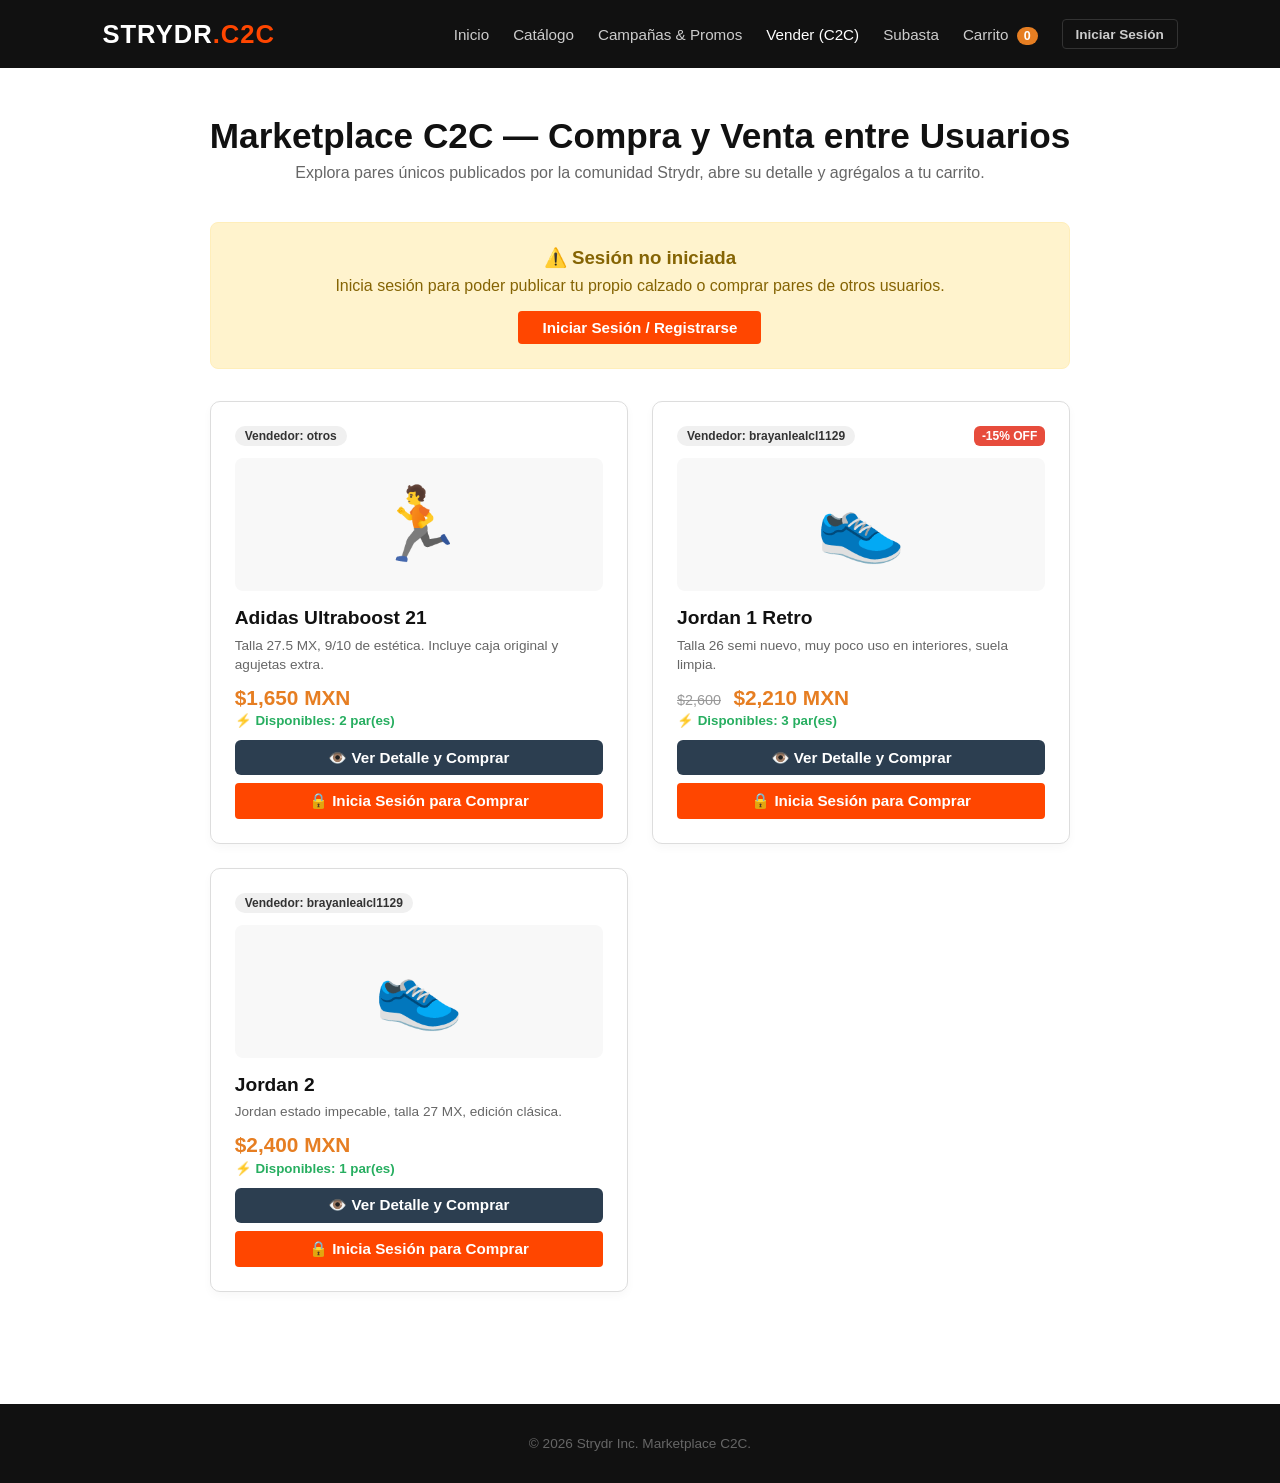
<file: publicar.html>
<!DOCTYPE html>
<html lang="es">

<head>
    <meta charset="UTF-8">
    <meta name="viewport" content="width=device-width, initial-scale=1.0">
    <title>Strydr | Marketplace C2C</title>
    <link rel="stylesheet" href="assets/css/styles.css">
</head>

<body>

    <header class="navbar">
        <div class="logo">STRYDR<span>.C2C</span></div>
        <nav class="nav-links">
            <a href="index.html">Inicio</a>
            <a href="catalogo.html">Catálogo</a>
            <a href="campana.html">Campañas & Promos</a>
            <a href="publicar.html" class="active">Vender (C2C)</a>
            <a href="subasta.html">Subasta</a>
            <a href="carrito.html">Carrito <span class="cart-badge" id="cartCount">0</span></a>
            <a href="perfil.html" id="profileNavLink" class="btn-secondary"
                style="padding: 0.4rem 0.8rem; font-size: 0.85rem;">Mi Perfil</a>
            <a href="admin.html" id="adminNavLink" style="font-size: 0.85rem; opacity: 0.8; display: none;">Admin</a>
        </nav>
    </header>

    <main class="container" style="padding-bottom: 4rem;">
        <section class="page-header">
            <h2>Marketplace C2C — Compra y Venta entre Usuarios</h2>
            <p class="subtitle">Explora pares únicos publicados por la comunidad Strydr, abre su detalle y agrégalos a
                tu carrito.</p>
        </section>

        <!-- AVISO SI NO ESTÁ LOGEADO -->
        <div id="loginWarning"
            style="display: none; background: #fff3cd; border: 1px solid #ffeeba; color: #856404; padding: 1.5rem; border-radius: 8px; text-align: center; margin-bottom: 2rem;">
            <h3>⚠️ Sesión no iniciada</h3>
            <p style="margin: 0.5rem 0 1rem 0;">Inicia sesión para poder publicar tu propio calzado o comprar pares de
                otros usuarios.</p>
            <a href="login.html" class="btn-primary"
                style="text-decoration: none; padding: 0.5rem 1.5rem; display: inline-block;">Iniciar Sesión /
                Registrarse</a>
        </div>

        <!-- CONTENIDO PRINCIPAL DEL MARKETPLACE -->
        <div id="marketplaceContent">
            <!-- BANNER DE ACCESO A PUBLICAR EN PERFIL -->
            <div id="publishBanner"
                style="background: #f9f9f9; border: 1px solid #ddd; padding: 1.25rem 1.5rem; border-radius: 8px; margin-bottom: 2rem; display: flex; justify-content: space-between; align-items: center; flex-wrap: wrap; gap: 1rem;">
                <div>
                    <strong style="font-size: 1.05rem;">¿Tienes tenis que ya no usas o de colección?</strong>
                    <p style="margin: 0.2rem 0 0 0; color: #666; font-size: 0.9rem;">Publica y administra tus propios
                        anuncios directamente desde tu perfil.</p>
                </div>
                <a href="perfil.html" class="btn-primary"
                    style="text-decoration: none; padding: 0.6rem 1.2rem; font-weight: bold;">➕ Publicar mi Calzado</a>
            </div>

            <!-- NOTIFICACIÓN AL AGREGAR AL CARRITO -->
            <div id="c2cCartNotice" class="alert success"
                style="display: none; background: #27ae60; color: white; padding: 0.75rem 1rem; border-radius: 6px; margin-bottom: 1.5rem; text-align: center; font-weight: bold;">
                ✔ Calzado C2C agregado al carrito correctamente.
            </div>

            <!-- CATÁLOGO DE PUBLICACIONES C2C -->
            <div id="publicPostsList"
                style="display: grid; grid-template-columns: repeat(auto-fit, minmax(290px, 1fr)); gap: 1.5rem;"></div>
        </div>
    </main>

    <!-- MODAL DE DETALLE DEL CALZADO C2C -->
    <div id="c2cDetailModal"
        style="display: none; position: fixed; top: 0; left: 0; width: 100%; height: 100%; background: rgba(0,0,0,0.6); justify-content: center; align-items: center; z-index: 1000;">
        <div
            style="background: white; padding: 2rem; border-radius: 12px; max-width: 520px; width: 92%; position: relative; box-shadow: 0 15px 35px rgba(0,0,0,0.25);">
            <button onclick="closeC2CModal()"
                style="position: absolute; top: 12px; right: 16px; background: none; border: none; font-size: 1.3rem; cursor: pointer; font-weight: bold; color: #555;">✕</button>
            <div id="c2cModalBody"></div>
        </div>
    </div>

    <footer class="footer">
        <p>&copy; 2026 Strydr Inc. Marketplace C2C.</p>
    </footer>

    <script>
        const defaultUserEmail = "brayanlealcl1129@gmail.com";

        function getAllPosts() {
            const defaultPosts = [
                { id: 1, name: "Adidas Ultraboost 21", price: 1650, discount: 0, stock: 2, desc: "Talla 27.5 MX, 9/10 de estética. Incluye caja original y agujetas extra.", icon: "🏃", owner: "otros@strydr.com" },
                { id: 2, name: "Jordan 1 Retro", price: 2600, discount: 15, stock: 3, desc: "Talla 26 semi nuevo, muy poco uso en interiores, suela limpia.", icon: "👟", owner: defaultUserEmail },
                { id: 3, name: "Jordan 2", price: 2400, discount: 0, stock: 1, desc: "Jordan estado impecable, talla 27 MX, edición clásica.", icon: "👟", owner: defaultUserEmail }
            ];
            let saved = JSON.parse(localStorage.getItem('strydr_c2c_posts'));
            // Si no existe o quedó vacío [], restauramos los productos base para que nunca desaparezcan
            if (!saved || !Array.isArray(saved) || saved.length === 0) {
                localStorage.setItem('strydr_c2c_posts', JSON.stringify(defaultPosts));
                return defaultPosts;
            }
            return saved;
        }

        function renderPublicMarketplace() {
            const posts = getAllPosts();
            const container = document.getElementById('publicPostsList');
            const session = JSON.parse(localStorage.getItem('strydr_session'));
            const isLoggedIn = session && session.isLoggedIn;
            const isAdmin = isLoggedIn && session.role === 'Admin';

            container.innerHTML = posts.map((p, index) => {
                const discountPct = p.discount || 0;
                const finalPrice = discountPct > 0 ? p.price * (1 - discountPct / 100) : p.price;
                const stockQty = p.stock || 1;
                const ownerLabel = p.owner ? p.owner.split('@')[0] : 'Usuario_Strydr';

                return `
                    <div style="background: white; border: 1px solid #ddd; border-radius: 10px; padding: 1.5rem; display: flex; flex-direction: column; justify-content: space-between; box-shadow: 0 4px 10px rgba(0,0,0,0.03);">
                        <div>
                            <div style="display: flex; justify-content: space-between; align-items: center; margin-bottom: 0.75rem;">
                                <span style="background: #f0f0f0; color: #333; padding: 3px 10px; border-radius: 12px; font-size: 0.75rem; font-weight: bold;">Vendedor: ${ownerLabel}</span>
                                ${discountPct > 0 ? `<span style="background: #e74c3c; color: white; padding: 3px 8px; border-radius: 6px; font-size: 0.75rem; font-weight: bold;">-${discountPct}% OFF</span>` : ''}
                            </div>

                            <div onclick="openC2CModal(${index})" style="cursor: pointer; font-size: 4.5rem; text-align: center; background: #f8f8f8; padding: 1.5rem; border-radius: 8px; margin-bottom: 1rem;">
                                ${p.icon || '👟'}
                            </div>

                            <h3 onclick="openC2CModal(${index})" style="cursor: pointer; margin: 0 0 0.4rem 0; font-size: 1.2rem; color: #111;">${p.name}</h3>
                            <p style="color: #666; font-size: 0.85rem; margin-bottom: 0.75rem; line-height: 1.4;">${p.desc}</p>
                        </div>

                        <div>
                            <div style="margin-bottom: 0.75rem;">
                                ${discountPct > 0 ? `<span style="text-decoration: line-through; color: #999; font-size: 0.9rem; margin-right: 0.5rem;">$${p.price.toLocaleString()}</span>` : ''}
                                <span style="color: #e67e22; font-weight: bold; font-size: 1.3rem;">$${finalPrice.toLocaleString()} MXN</span>
                                <small style="display: block; color: #27ae60; font-weight: bold; margin-top: 0.2rem;">⚡ Disponibles: ${stockQty} par(es)</small>
                            </div>

                            <div style="display: flex; flex-direction: column; gap: 0.5rem;">
                                <button onclick="openC2CModal(${index})" class="btn-secondary" style="width: 100%; cursor: pointer; padding: 0.55rem; font-weight: bold; background: #2c3e50; color: white; border: none; border-radius: 6px;">👁️ Ver Detalle y Comprar</button>
                                ${isLoggedIn ? `<button onclick="addC2CToCart(${index})" class="btn-primary" style="width: 100%; cursor: pointer; padding: 0.55rem; font-weight: bold;">🛒 Agregar al Carrito</button>` : `<a href="login.html" class="btn-primary" style="text-align: center; text-decoration: none; display: block; padding: 0.55rem; font-weight: bold;">🔒 Inicia Sesión para Comprar</a>`}
                                ${isAdmin ? `<button onclick="deletePostAdmin(${index})" style="width: 100%; background: #e74c3c; color: white; border: none; padding: 0.45rem; border-radius: 6px; cursor: pointer; font-size: 0.8rem; margin-top: 0.25rem;">🗑️ Eliminar (Admin)</button>` : ''}
                            </div>
                        </div>
                    </div>
                `;
            }).join('');
        }

        function openC2CModal(index) {
            const posts = getAllPosts();
            const p = posts[index];
            if (!p) return;

            const session = JSON.parse(localStorage.getItem('strydr_session'));
            const isLoggedIn = session && session.isLoggedIn;

            const discountPct = p.discount || 0;
            const finalPrice = discountPct > 0 ? p.price * (1 - discountPct / 100) : p.price;
            const stockQty = p.stock || 1;

            document.getElementById('c2cModalBody').innerHTML = `
                <div style="text-align: center; background: #f8f8f8; padding: 2rem; border-radius: 10px; margin-bottom: 1.25rem;">
                    <div style="font-size: 5.5rem;">${p.icon || '👟'}</div>
                    <span style="background: #3498db; color: white; padding: 3px 10px; border-radius: 12px; font-size: 0.75rem; font-weight: bold;">Artículo Verificado C2C</span>
                </div>

                <h2 style="margin: 0 0 0.4rem 0; font-size: 1.5rem;">${p.name}</h2>
                <p style="color: #777; font-size: 0.85rem; margin: 0 0 1rem 0;">Publicado por: <strong>${p.owner || defaultUserEmail}</strong></p>

                <div style="background: #fafafa; border: 1px solid #eee; padding: 1rem; border-radius: 8px; margin-bottom: 1.25rem;">
                    <strong style="font-size: 0.85rem; color: #333; display: block; margin-bottom: 0.3rem;">Descripción y Condición:</strong>
                    <p style="margin: 0; color: #555; font-size: 0.9rem; line-height: 1.5;">${p.desc}</p>
                </div>

                <div style="display: flex; justify-content: space-between; align-items: center; margin-bottom: 1.5rem; padding: 0.75rem; background: #fff8f0; border: 1px solid #f5cba7; border-radius: 8px;">
                    <div>
                        <span style="font-size: 0.8rem; color: #666; display: block;">Precio Final:</span>
                        ${discountPct > 0 ? `<span style="text-decoration: line-through; color: #999; font-size: 0.9rem; margin-right: 0.4rem;">$${p.price.toLocaleString()}</span>` : ''}
                        <strong style="color: #e67e22; font-size: 1.4rem;">$${finalPrice.toLocaleString()} MXN</strong>
                    </div>
                    <div style="text-align: right;">
                        <span style="color: #27ae60; font-weight: bold; font-size: 0.9rem;">⚡ Stock: ${stockQty}</span>
                    </div>
                </div>

                ${isLoggedIn ? `
                    <div style="display: flex; gap: 0.75rem;">
                        <button onclick="addC2CToCart(${index}, true)" class="btn-primary" style="flex: 1; cursor: pointer; padding: 0.75rem; font-weight: bold; font-size: 0.95rem;">🛒 Agregar al Carrito</button>
                        <button onclick="buyNowC2C(${index})" style="flex: 1; background: #27ae60; color: white; border: none; border-radius: 6px; cursor: pointer; padding: 0.75rem; font-weight: bold; font-size: 0.95rem;">⚡ Comprar Ahora</button>
                    </div>
                ` : `
                    <a href="login.html" class="btn-primary" style="display: block; text-align: center; text-decoration: none; padding: 0.75rem; font-weight: bold;">🔒 Inicia Sesión para Comprar este Par</a>
                `}
            `;

            document.getElementById('c2cDetailModal').style.display = 'flex';
        }

        function closeC2CModal() {
            document.getElementById('c2cDetailModal').style.display = 'none';
        }

        function addC2CToCart(index, closeModal = false) {
            const posts = getAllPosts();
            const p = posts[index];
            if (!p) return;

            const discountPct = p.discount || 0;
            const finalPrice = discountPct > 0 ? p.price * (1 - discountPct / 100) : p.price;

            let cart = JSON.parse(localStorage.getItem('strydr_cart')) || [];
            const existingIndex = cart.findIndex(item => item.name === p.name && item.category === 'Marketplace C2C');

            if (existingIndex >= 0) {
                cart[existingIndex].quantity += 1;
            } else {
                cart.push({
                    id: p.id,
                    name: p.name,
                    price: finalPrice,
                    quantity: 1,
                    category: 'Marketplace C2C'
                });
            }

            localStorage.setItem('strydr_cart', JSON.stringify(cart));
            updateCartBadge();

            if (closeModal) closeC2CModal();

            const notice = document.getElementById('c2cCartNotice');
            notice.style.display = 'block';
            setTimeout(() => { notice.style.display = 'none'; }, 2500);
        }

        function buyNowC2C(index) {
            addC2CToCart(index, true);
            window.location.href = 'carrito.html';
        }

        function deletePostAdmin(index) {
            let posts = getAllPosts();
            posts.splice(index, 1);
            localStorage.setItem('strydr_c2c_posts', JSON.stringify(posts));
            renderPublicMarketplace();
        }

        function updateCartBadge() {
            const cart = JSON.parse(localStorage.getItem('strydr_cart')) || [];
            const totalItems = cart.reduce((sum, item) => sum + item.quantity, 0);
            const badge = document.getElementById('cartCount');
            if (badge) badge.textContent = totalItems;
        }

        document.addEventListener('DOMContentLoaded', () => {
            const session = JSON.parse(localStorage.getItem('strydr_session'));
            const adminLink = document.getElementById('adminNavLink');
            const profileLink = document.getElementById('profileNavLink');
            const loginWarning = document.getElementById('loginWarning');
            const publishBanner = document.getElementById('publishBanner');

            if (!session || !session.isLoggedIn) {
                if (loginWarning) loginWarning.style.display = 'block';
                if (publishBanner) publishBanner.style.display = 'none';
                if (profileLink) {
                    profileLink.textContent = "Iniciar Sesión";
                    profileLink.href = "login.html";
                }
            } else {
                if (session.role === 'Admin' && adminLink) {
                    adminLink.style.display = 'inline-block';
                }
            }

            // Siempre renderizamos las tarjetas del marketplace para que nunca desaparezcan
            renderPublicMarketplace();
            updateCartBadge();
        });
    </script>
</body>

</html>
</file>
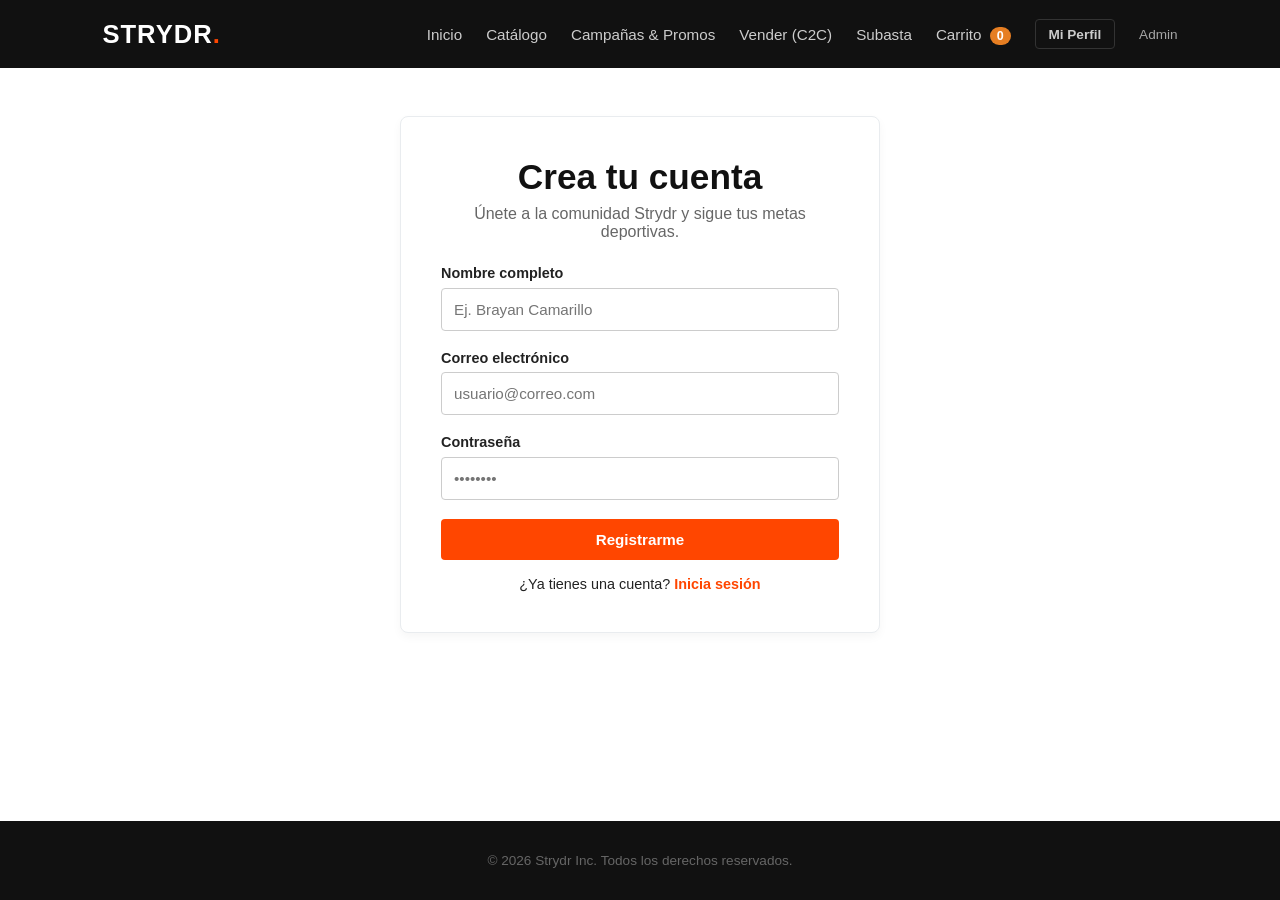
<file: registro.html>
<!DOCTYPE html>
<html lang="es">

<head>
    <meta charset="UTF-8">
    <meta name="viewport" content="width=device-width, initial-scale=1.0">
    <title>Strydr | Registro</title>
    <link rel="stylesheet" href="assets/css/styles.css">
</head>

<body>

    <header class="navbar">
        <div class="logo">STRYDR<span>.</span></div>
        <nav class="nav-links">
            <a href="index.html">Inicio</a>
            <a href="catalogo.html">Catálogo</a>
            <a href="campana.html">Campañas & Promos</a>
            <a href="publicar.html">Vender (C2C)</a>
            <a href="subasta.html">Subasta</a>
            <a href="carrito.html">Carrito <span class="cart-badge" id="cartCount">0</span></a>
            <a href="perfil.html" class="btn-secondary" style="padding: 0.4rem 0.8rem; font-size: 0.85rem;">Mi
                Perfil</a>
            <a href="admin.html" style="font-size: 0.85rem; opacity: 0.8;">Admin</a>
        </nav>
    </header>

    <main class="container">
        <div class="auth-card">
            <section class="page-header" style="margin-bottom: 1.5rem;">
                <h2>Crea tu cuenta</h2>
                <p class="subtitle">Únete a la comunidad Strydr y sigue tus metas deportivas.</p>
            </section>

            <form id="registerForm" novalidate>
                <div class="form-group">
                    <label for="r-name">Nombre completo</label>
                    <input type="text" id="r-name" placeholder="Ej. Brayan Camarillo" required>
                </div>
                <div class="form-group">
                    <label for="r-email">Correo electrónico</label>
                    <input type="email" id="r-email" placeholder="usuario@correo.com" required>
                </div>
                <div class="form-group">
                    <label for="r-pass">Contraseña</label>
                    <input type="password" id="r-pass" placeholder="••••••••" required>
                </div>
                <button type="submit" class="btn-primary w-full">Registrarme</button>
            </form>

            <div id="registerStatus" class="alert success hidden"
                style="margin-top: 1rem; background: #2ecc71; color: white; padding: 0.75rem; border-radius: 4px;">
                ¡Registro exitoso (Simulado)! Redirigiendo al inicio de sesión...
            </div>

            <p class="auth-switch" style="margin-top: 1rem; text-align: center;">¿Ya tienes una cuenta? <a
                    href="login.html">Inicia sesión</a></p>
        </div>
    </main>

    <footer class="footer">
        <p>&copy; 2026 Strydr Inc. Todos los derechos reservados.</p>
    </footer>

    <script>
        const form = document.getElementById('registerForm');
        const statusBox = document.getElementById('registerStatus');

        form.addEventListener('submit', (e) => {
            e.preventDefault();
            statusBox.classList.remove('hidden');
            statusBox.style.display = 'block';

            setTimeout(() => {
                window.location.href = 'login.html';
            }, 1200);
        });

        // Sincronización dinámica del contador del carrito
        document.addEventListener('DOMContentLoaded', () => {
            const cart = JSON.parse(localStorage.getItem('strydr_cart')) || [];
            const totalItems = cart.reduce((sum, item) => sum + item.quantity, 0);
            const badge = document.getElementById('cartCount');
            if (badge) badge.textContent = totalItems;
        });
    </script>
</body>

</html>
</file>
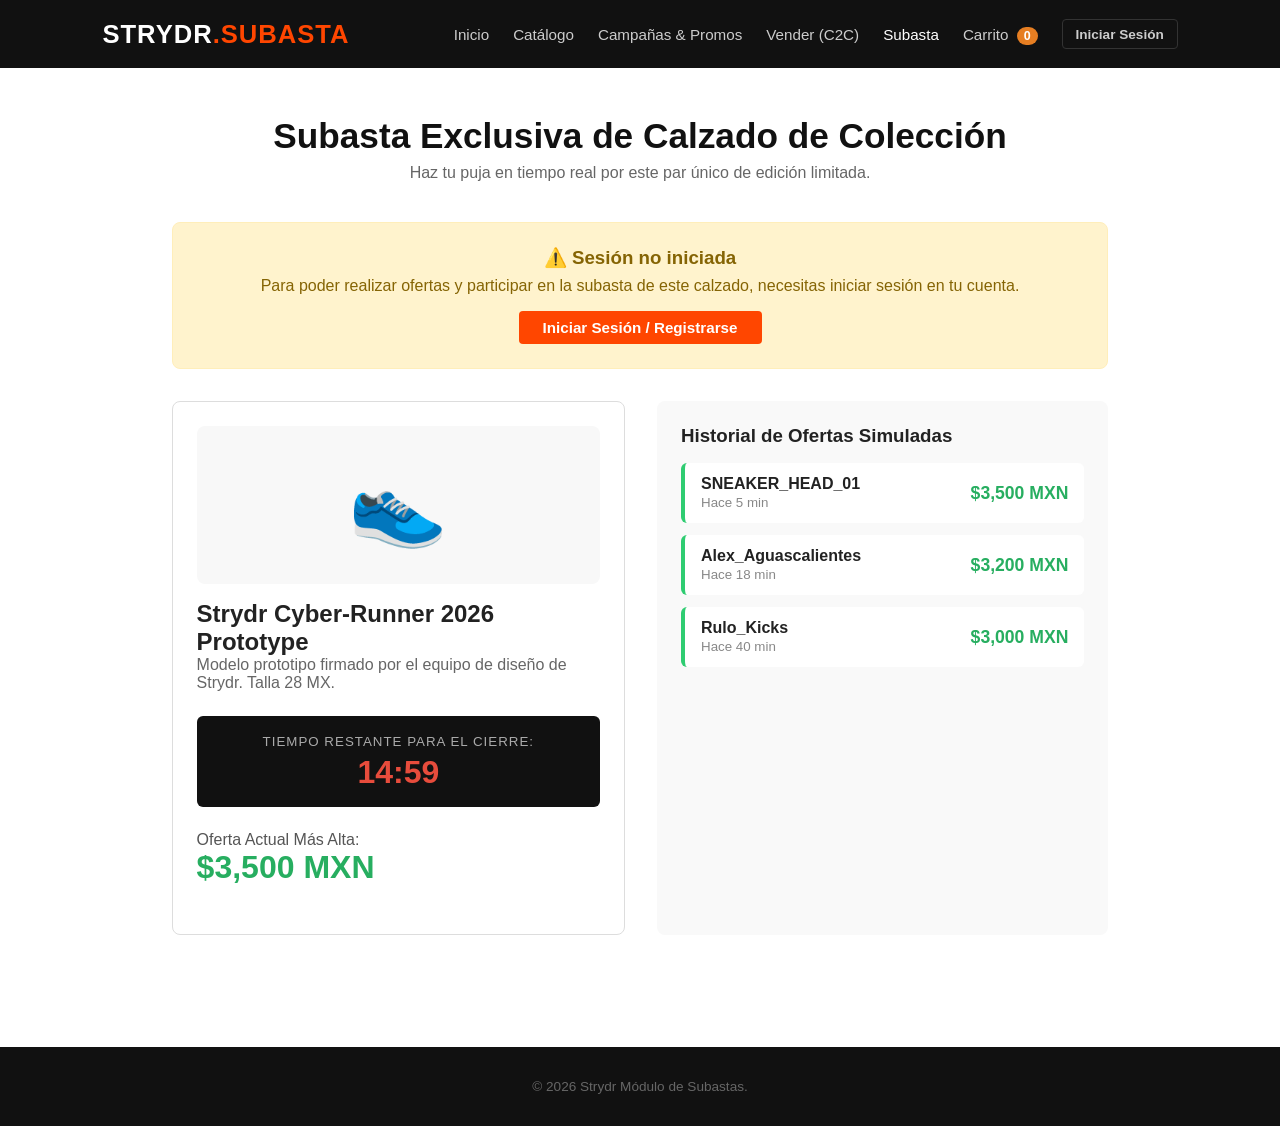
<file: subasta.html>
<!DOCTYPE html>
<html lang="es">

<head>
    <meta charset="UTF-8">
    <meta name="viewport" content="width=device-width, initial-scale=1.0">
    <title>Strydr | Subasta Exclusiva</title>
    <link rel="stylesheet" href="assets/css/styles.css">
</head>

<body>

    <header class="navbar">
        <div class="logo">STRYDR<span>.SUBASTA</span></div>
        <nav class="nav-links">
            <a href="index.html">Inicio</a>
            <a href="catalogo.html">Catálogo</a>
            <a href="campana.html">Campañas & Promos</a>
            <a href="publicar.html">Vender (C2C)</a>
            <a href="subasta.html" class="active">Subasta</a>
            <a href="carrito.html">Carrito <span class="cart-badge" id="cartCount">0</span></a>
            <a href="perfil.html" id="profileNavLink" class="btn-secondary"
                style="padding: 0.4rem 0.8rem; font-size: 0.85rem;">Mi Perfil</a>
            <a href="admin.html" id="adminNavLink" style="font-size: 0.85rem; opacity: 0.8; display: none;">Admin</a>
        </nav>
    </header>

    <main class="container">
        <section class="page-header">
            <h2>Subasta Exclusiva de Calzado de Colección</h2>
            <p class="subtitle">Haz tu puja en tiempo real por este par único de edición limitada.</p>
        </section>

        <!-- AVISO SI NO ESTá LOGEADO -->
        <div id="loginWarning"
            style="display: none; background: #fff3cd; border: 1px solid #ffeeba; color: #856404; padding: 1.5rem; border-radius: 8px; text-align: center; margin-bottom: 2rem;">
            <h3>⚠️ Sesión no iniciada</h3>
            <p style="margin: 0.5rem 0 1rem 0;">Para poder realizar ofertas y participar en la subasta de este calzado,
                necesitas iniciar sesión en tu cuenta.</p>
            <a href="login.html" class="btn-primary"
                style="text-decoration: none; padding: 0.5rem 1.5rem; display: inline-block;">Iniciar Sesión /
                Registrarse</a>
        </div>

        <div style="display: flex; gap: 2rem; flex-wrap: wrap;">
            <!-- DETALLE DE SUBASTA Y TEMPORIZADOR -->
            <div
                style="flex: 1; min-width: 280px; background: #fff; border: 1px solid #ddd; padding: 1.5rem; border-radius: 8px;">
                <div
                    style="font-size: 5rem; text-align: center; background: #f8f8f8; padding: 2rem; border-radius: 8px;">
                    👟</div>
                <h2 style="margin-top: 1rem;">Strydr Cyber-Runner 2026 Prototype</h2>
                <p style="color: #666;">Modelo prototipo firmado por el equipo de diseño de Strydr. Talla 28 MX.</p>

                <div
                    style="background: #111; color: white; padding: 1rem; border-radius: 6px; text-align: center; margin: 1.5rem 0;">
                    <small style="text-transform: uppercase; letter-spacing: 1px; color: #aaa;">Tiempo restante para el
                        cierre:</small>
                    <div id="timerDisplay"
                        style="font-size: 2rem; font-weight: bold; color: #e74c3c; margin-top: 0.25rem;">00:14:59</div>
                </div>

                <div style="margin-bottom: 1.5rem;">
                    <p style="margin: 0; color: #555;">Oferta Actual Más Alta:</p>
                    <h3 id="currentHighestBid" style="font-size: 2rem; color: #27ae60; margin: 0;">$3,500 MXN</h3>
                </div>

                <!-- FORMULARIO DE PUJA (OCULTO SI NO HAY SESIÓN) -->
                <div id="bidSectionContainer">
                    <form id="bidForm" novalidate>
                        <div style="margin-bottom: 1rem;">
                            <label>Tu Nombre o Alias:</label>
                            <input type="text" id="bidderName" placeholder="Ej. Coleccionista_99"
                                style="width: 100%; padding: 0.5rem; border: 1px solid #ccc; border-radius: 4px;">
                        </div>
                        <div style="margin-bottom: 1rem;">
                            <label>Monto a Ofertar (MXN):</label>
                            <input type="number" id="bidAmount" placeholder="3600"
                                style="width: 100%; padding: 0.5rem; border: 1px solid #ccc; border-radius: 4px;">
                        </div>
                        <button type="submit" class="btn-primary" style="width: 100%; cursor: pointer;">Ofertar
                            Ahora</button>
                    </form>

                    <div id="bidNotice" class="alert success"
                        style="display: none; margin-top: 1rem; background: #2ecc71; color: white; padding: 0.75rem; border-radius: 4px;">
                        ¡Oferta registrada con éxito!
                    </div>
                </div>
            </div>

            <!-- HISTORIAL DE OFERTAS REGISTRADAS -->
            <div style="flex: 1; min-width: 280px; background: #f9f9f9; padding: 1.5rem; border-radius: 8px;">
                <h3>Historial de Ofertas Simuladas</h3>
                <div id="bidsHistoryList"
                    style="margin-top: 1rem; display: flex; flex-direction: column; gap: 0.75rem;"></div>
            </div>
        </div>
    </main>

    <footer class="footer" style="margin-top: 4rem;">
        <p>&copy; 2026 Strydr Módulo de Subastas.</p>
    </footer>

    <script>
        let totalSeconds = 899;
        function updateTimer() {
            const minutes = Math.floor(totalSeconds / 60);
            const seconds = totalSeconds % 60;
            const display = `${String(minutes).padStart(2, '0')}:${String(seconds).padStart(2, '0')}`;
            document.getElementById('timerDisplay').textContent = display;

            if (totalSeconds > 0) {
                totalSeconds--;
            } else {
                document.getElementById('timerDisplay').textContent = "SUBASTA FINALIZADA";
            }
        }
        setInterval(updateTimer, 1000);

        function renderBids() {
            const defaultBids = [
                { name: "SNEAKER_HEAD_01", amount: 3500, time: "Hace 5 min" },
                { name: "Alex_Aguascalientes", amount: 3200, time: "Hace 18 min" },
                { name: "Rulo_Kicks", amount: 3000, time: "Hace 40 min" }
            ];

            const bids = JSON.parse(localStorage.getItem('strydr_bids')) || defaultBids;
            const container = document.getElementById('bidsHistoryList');
            const highestDisplay = document.getElementById('currentHighestBid');
            const session = JSON.parse(localStorage.getItem('strydr_session'));
            const isAdmin = session && session.isLoggedIn && session.role === 'Admin';

            if (bids.length > 0) {
                const maxBid = Math.max(...bids.map(b => b.amount));
                highestDisplay.textContent = `$${maxBid.toLocaleString()} MXN`;
            } else {
                highestDisplay.textContent = "$0 MXN";
            }

            container.innerHTML = bids.map((b, index) => `
                <div style="background: white; padding: 0.75rem 1rem; border-radius: 6px; border-left: 4px solid #2ecc71; display: flex; justify-content: space-between; align-items: center;">
                    <div>
                        <strong>${b.name}</strong><br>
                        <small style="color: #888;">${b.time || 'Reciente'}</small>
                    </div>
                    <div style="display: flex; align-items: center; gap: 0.75rem;">
                        <span style="font-weight: bold; color: #27ae60; font-size: 1.1rem;">$${b.amount.toLocaleString()} MXN</span>
                        ${isAdmin ? `<button onclick="confirmDeleteBid(this, ${index})" data-confirm="false" style="background: #e74c3c; color: white; border: none; padding: 4px 8px; border-radius: 4px; cursor: pointer; font-size: 0.75rem;">Eliminar</button>` : ''}
                    </div>
                </div>
            `).join('');
        }

        function confirmDeleteBid(btn, index) {
            if (btn.getAttribute('data-confirm') === 'false') {
                btn.setAttribute('data-confirm', 'true');
                btn.textContent = '¿Seguro de querer borrar?';
                btn.style.background = '#c0392b';
                btn.style.fontWeight = 'bold';
            } else {
                let bids = JSON.parse(localStorage.getItem('strydr_bids')) || [];
                bids.splice(index, 1);
                localStorage.setItem('strydr_bids', JSON.stringify(bids));
                renderBids();
            }
        }

        document.getElementById('bidForm').addEventListener('submit', (e) => {
            e.preventDefault();
            const nameInput = document.getElementById('bidderName');
            const amountInput = document.getElementById('bidAmount');

            let bids = JSON.parse(localStorage.getItem('strydr_bids')) || [
                { name: "SNEAKER_HEAD_01", amount: 3500, time: "Hace 5 min" }
            ];

            const name = nameInput.value.trim() || 'Oferente_Anonimo';
            const amount = parseFloat(amountInput.value) || 3600;

            bids.unshift({ name, amount, time: "Ahora mismo" });
            bids.sort((a, b) => b.amount - a.amount);

            localStorage.setItem('strydr_bids', JSON.stringify(bids));

            document.getElementById('bidNotice').style.display = 'block';
            document.getElementById('bidForm').reset();
            renderBids();

            setTimeout(() => {
                document.getElementById('bidNotice').style.display = 'none';
            }, 2500);
        });

        document.addEventListener('DOMContentLoaded', () => {
            const session = JSON.parse(localStorage.getItem('strydr_session'));
            const adminLink = document.getElementById('adminNavLink');
            const profileLink = document.getElementById('profileNavLink');
            const loginWarning = document.getElementById('loginWarning');
            const bidSectionContainer = document.getElementById('bidSectionContainer');

            if (!session || !session.isLoggedIn) {
                if (loginWarning) loginWarning.style.display = 'block';
                if (bidSectionContainer) bidSectionContainer.style.display = 'none';
                if (profileLink) {
                    profileLink.textContent = "Iniciar Sesión";
                    profileLink.href = "login.html";
                }
            } else {
                if (session.role === 'Admin' && adminLink) {
                    adminLink.style.display = 'inline-block';
                }
            }

            renderBids();

            const cart = JSON.parse(localStorage.getItem('strydr_cart')) || [];
            const totalItems = cart.reduce((sum, item) => sum + item.quantity, 0);
            const badge = document.getElementById('cartCount');
            if (badge) badge.textContent = totalItems;
        });
    </script>
</body>

</html>
</file>
<file: assets/css/styles.css>
:root {
  --primary: #111111;
  --accent: #ff4600;
  --bg-light: #f8f9fa;
  --text-main: #222222;
  --text-muted: #666666;
  --white: #ffffff;
}

* {
  margin: 0;
  padding: 0;
  box-sizing: border-box;
  font-family: 'Segoe UI', Roboto, Helvetica, Arial, sans-serif;
}

body {
  background-color: var(--white);
  color: var(--text-main);
  display: flex;
  flex-direction: column;
  min-height: 100vh;
}

/* Navbar */
.navbar {
  display: flex;
  justify-content: space-between;
  align-items: center;
  padding: 1.2rem 8%;
  background-color: var(--primary);
  color: var(--white);
}

.logo {
  font-size: 1.6rem;
  font-weight: 800;
  letter-spacing: 1px;
}

.logo span {
  color: var(--accent);
}

.nav-links {
  display: flex;
  align-items: center;
}

.nav-links a {
  color: #cccccc;
  text-decoration: none;
  margin-left: 1.5rem;
  font-size: 0.95rem;
  transition: color 0.2s ease;
}

.nav-links a:hover,
.nav-links a.active {
  color: var(--white);
}

.nav-links .btn-login {
  background-color: var(--accent);
  color: var(--white);
  padding: 0.5rem 1rem;
  border-radius: 4px;
}

/* Hero Section (Landing Page) */
.hero {
  flex: 1;
  display: flex;
  align-items: center;
  justify-content: center;
  padding: 6rem 8%;
  background: linear-gradient(135deg, #0d0d0d 0%, #1f1f1f 100%);
  color: var(--white);
  text-align: center;
}

.hero-content {
  max-width: 650px;
}

.badge {
  display: inline-block;
  background-color: rgba(255, 70, 0, 0.15);
  color: var(--accent);
  padding: 0.3rem 0.8rem;
  border-radius: 20px;
  font-size: 0.8rem;
  font-weight: 600;
  text-transform: uppercase;
  margin-bottom: 1.2rem;
}

.hero h1 {
  font-size: 3.5rem;
  letter-spacing: 2px;
  margin-bottom: 0.5rem;
}

.tagline {
  font-size: 1.4rem;
  color: var(--accent);
  font-weight: 600;
  margin-bottom: 1rem;
}

.description {
  color: #aaaaaa;
  font-size: 1.05rem;
  line-height: 1.6;
  margin-bottom: 2rem;
}

.hero-actions {
  display: flex;
  gap: 1rem;
  justify-content: center;
}


.container {
  max-width: 1100px;
  margin: 3rem auto;
  padding: 0 1.5rem;
  flex: 1;
}

.page-header {
  text-align: center;
  margin-bottom: 2.5rem;
}

.page-header h2 {
  font-size: 2.2rem;
  color: var(--primary);
  margin-bottom: 0.5rem;
}

.subtitle {
  color: var(--text-muted);
  font-size: 1rem;
}


.card-grid {
  display: grid;
  grid-template-columns: repeat(auto-fit, minmax(280px, 1fr));
  gap: 1.5rem;
}

.info-card {
  border: 1px solid #e9ecef;
  border-radius: 8px;
  padding: 1.8rem;
  background-color: var(--white);
  box-shadow: 0 4px 6px rgba(0, 0, 0, 0.03);
}

.info-card h3 {
  margin-bottom: 0.8rem;
  color: var(--accent);
}

.info-card p {
  line-height: 1.6;
  color: var(--text-muted);
}

/* Catálogo */
.product-grid {
  display: grid;
  grid-template-columns: repeat(auto-fit, minmax(240px, 1fr));
  gap: 2rem;
}

.product-card {
  border: 1px solid #e9ecef;
  border-radius: 8px;
  overflow: hidden;
  display: flex;
  flex-direction: column;
  background: var(--white);
  box-shadow: 0 4px 6px rgba(0, 0, 0, 0.04);
  transition: transform 0.2s ease, box-shadow 0.2s ease;
}

.product-card:hover {
  transform: translateY(-4px);
  box-shadow: 0 8px 15px rgba(0, 0, 0, 0.08);
}

.product-thumb {
  height: 180px;
  background-color: #f1f3f5;
  display: flex;
  align-items: center;
  justify-content: center;
  font-size: 1.2rem;
  color: #555;
  font-weight: 600;
}

.product-info {
  padding: 1.2rem;
  display: flex;
  flex-direction: column;
  flex: 1;
}

.product-info h3 {
  font-size: 1.15rem;
  margin-bottom: 0.4rem;
}

.product-info .category {
  font-size: 0.85rem;
  color: var(--text-muted);
  margin-bottom: 0.8rem;
}

.product-info .price {
  font-size: 1.25rem;
  font-weight: 700;
  color: var(--accent);
  margin-bottom: 1.2rem;
}

/* (Contacto / Login / Registro) */
.auth-card,
.form-container {
  max-width: 480px;
  margin: 0 auto;
  background: var(--white);
  border: 1px solid #e9ecef;
  padding: 2.5rem;
  border-radius: 8px;
  box-shadow: 0 4px 10px rgba(0, 0, 0, 0.04);
}

.form-group {
  margin-bottom: 1.2rem;
  display: flex;
  flex-direction: column;
}

.form-group label {
  font-weight: 600;
  font-size: 0.9rem;
  margin-bottom: 0.4rem;
}

.form-group input,
.form-group textarea {
  padding: 0.75rem;
  border: 1px solid #ccc;
  border-radius: 4px;
  font-size: 0.95rem;
}

.form-group input:focus,
.form-group textarea:focus {
  outline: none;
  border-color: var(--accent);
}

.auth-switch {
  text-align: center;
  margin-top: 1.5rem;
  font-size: 0.9rem;
}

.auth-switch a {
  color: var(--accent);
  text-decoration: none;
  font-weight: 600;
}

/* Detalle de Producto */
.back-link {
  display: inline-block;
  margin-bottom: 1.5rem;
  color: var(--accent);
  text-decoration: none;
  font-weight: 600;
}

.detail-container {
  display: flex;
  flex-wrap: wrap;
  gap: 3rem;
  background: var(--white);
  padding: 2rem;
  border: 1px solid #e9ecef;
  border-radius: 8px;
}

.detail-image {
  flex: 1;
  min-width: 280px;
  height: 320px;
  background-color: #f1f3f5;
  border-radius: 8px;
  display: flex;
  align-items: center;
  justify-content: center;
  font-size: 1.5rem;
  color: #888;
}

.detail-info {
  flex: 1.2;
  min-width: 280px;
}

.price-large {
  font-size: 1.8rem;
  font-weight: 700;
  color: var(--accent);
  margin: 0.8rem 0;
}

.detail-desc {
  line-height: 1.6;
  color: var(--text-muted);
  margin-bottom: 1.5rem;
}

.product-meta {
  margin-bottom: 1.5rem;
  font-size: 0.95rem;
}

/* Botones */
.btn-primary,
.btn-secondary {
  display: inline-block;
  padding: 0.75rem 1.5rem;
  border-radius: 4px;
  font-weight: 600;
  text-decoration: none;
  font-size: 0.95rem;
  text-align: center;
  border: none;
  cursor: pointer;
  transition: opacity 0.2s ease, background 0.2s ease;
}

.btn-primary {
  background-color: var(--accent);
  color: var(--white);
}

.btn-primary:hover {
  opacity: 0.9;
}

.btn-secondary {
  border: 1px solid #333333;
  color: #333333;
  background-color: transparent;
}

.btn-secondary:hover {
  background-color: #111111;
  color: var(--white);
}

.w-full {
  width: 100%;
}

/* Alertas Simuladas */
.alert {
  padding: 0.85rem;
  border-radius: 4px;
  margin-top: 1.2rem;
  font-size: 0.9rem;
  text-align: center;
}

.alert.success {
  background-color: #d4edda;
  color: #155724;
  border: 1px solid #c3e6cb;
}

.alert.info {
  background-color: #e2f0d9;
  color: #2b542c;
  border: 1px solid #c9e2b3;
}

.hidden {
  display: none;
}

.social-links {
  text-align: center;
  margin-top: 2rem;
  color: var(--text-muted);
}

.social-links a {
  color: var(--accent);
  text-decoration: none;
  font-weight: 600;
}

/* Footer */
.footer {
  background-color: var(--primary);
  color: var(--text-muted);
  text-align: center;
  padding: 2rem 0;
  font-size: 0.85rem;
  margin-top: auto;
}

/* Badge del Carrito en Navbar */
.cart-badge {
  background-color: var(--accent);
  color: var(--white);
  font-size: 0.75rem;
  padding: 2px 6px;
  border-radius: 50%;
  margin-left: 4px;
}

/* Filtros Visuales */
.filter-container {
  display: flex;
  justify-content: center;
  gap: 0.8rem;
  margin-bottom: 2rem;
  flex-wrap: wrap;
}

.btn-filter {
  padding: 0.5rem 1rem;
  border: 1px solid #ccc;
  background: var(--white);
  border-radius: 20px;
  cursor: pointer;
  font-weight: 600;
  transition: all 0.2s ease;
}

.btn-filter.active,
.btn-filter:hover {
  background-color: var(--primary);
  color: var(--white);
  border-color: var(--primary);
}

/* Tabla de Carrito */
.cart-table {
  width: 100%;
  border-collapse: collapse;
  margin-bottom: 2rem;
}

.cart-table th,
.cart-table td {
  padding: 1rem;
  text-align: left;
  border-bottom: 1px solid #e9ecef;
}

.cart-table th {
  background-color: #f8f9fa;
  font-weight: 700;
}

.cart-summary {
  background: #f8f9fa;
  padding: 1.5rem;
  border-radius: 8px;
  max-width: 350px;
  margin-left: auto;
}

.btn-danger {
  background-color: #dc3545;
  color: white;
  border: none;
  padding: 0.3rem 0.6rem;
  border-radius: 4px;
  cursor: pointer;
}

.btn-primary,
.btn-secondary,
button,
.nav-links a {
  transition: all 0.25s cubic-bezier(0.25, 0.8, 0.25, 1);
}

.btn-primary:hover {
  transform: translateY(-2px);
  box-shadow: 0 6px 16px rgba(230, 126, 34, 0.35);
  filter: brightness(1.05);
}

.btn-primary:active {
  transform: translateY(0);
}

.btn-primary:active {
  transform: translateY(0);
}

.nav-links a:hover {
  color: #e67e22;
  transform: translateY(-1px);
}

main section,
main div[style*="border: 1px solid"] {
  transition: transform 0.25s ease, box-shadow 0.25s ease, border-color 0.25s ease;
}

#publicPostsList>div:hover,
#testimonialsContainer>div:hover,
#userReviewsContainer>div:hover {
  transform: translateY(-4px);
  box-shadow: 0 12px 24px rgba(0, 0, 0, 0.08);
  border-color: #e67e22 !important;
}


input:focus,
select:focus,
textarea:focus {
  outline: none;
  border-color: #e67e22 !important;
  box-shadow: 0 0 0 3px rgba(230, 126, 34, 0.18);
  transition: border-color 0.2s ease, box-shadow 0.2s ease;
}


@keyframes fadeInScale {
  from {
    opacity: 0;
    transform: scale(0.96) translateY(8px);
  }

  to {
    opacity: 1;
    transform: scale(1) translateY(0);
  }
}

#ticketModal>div,
.alert {
  animation: fadeInScale 0.25s ease-out forwards;
}

@media print {

  .navbar,
  .footer,
  button,
  a {
    display: none !important;
  }
}

input[type="radio"],
select {
  cursor: pointer;
}

.cart-badge {
  background-color: #e67e22;
  color: #ffffff;
  padding: 2px 7px;
  border-radius: 12px;
  font-size: 0.78rem;
  font-weight: bold;
  margin-left: 4px;
}
</file>
